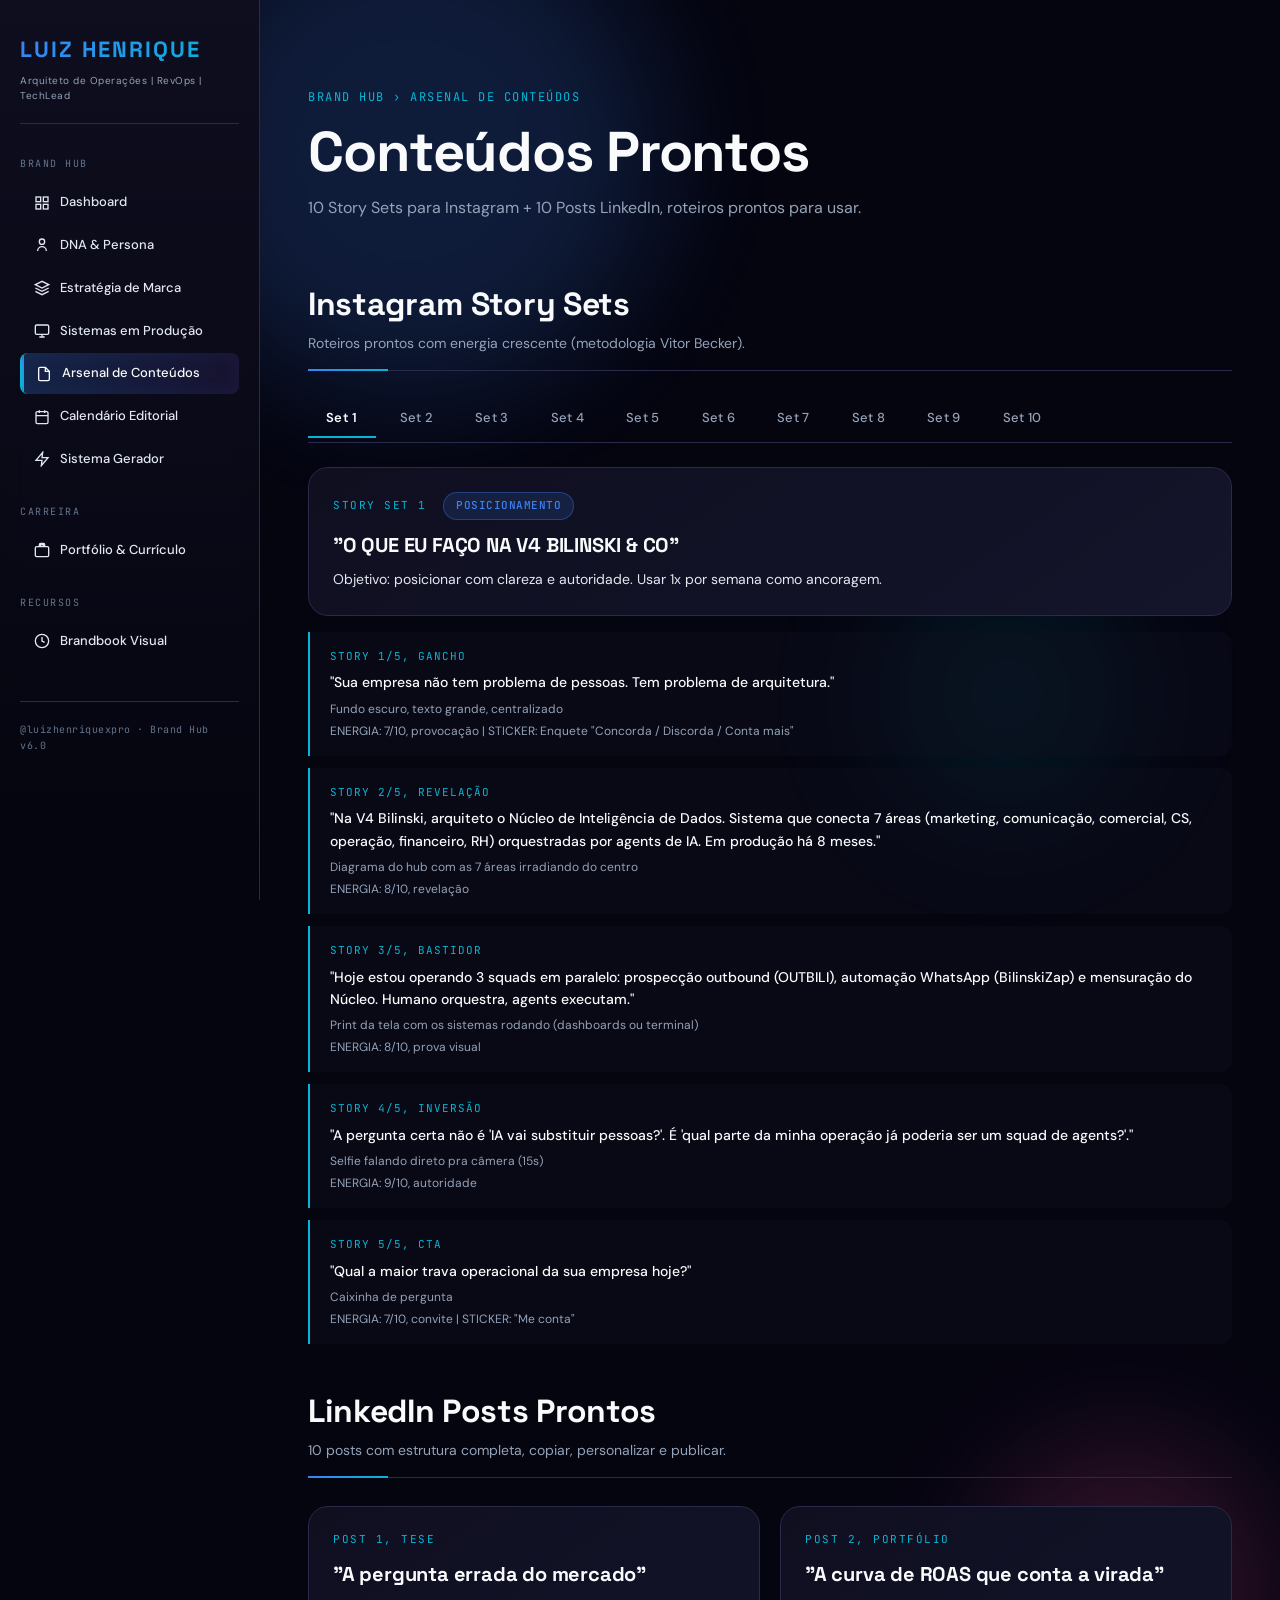
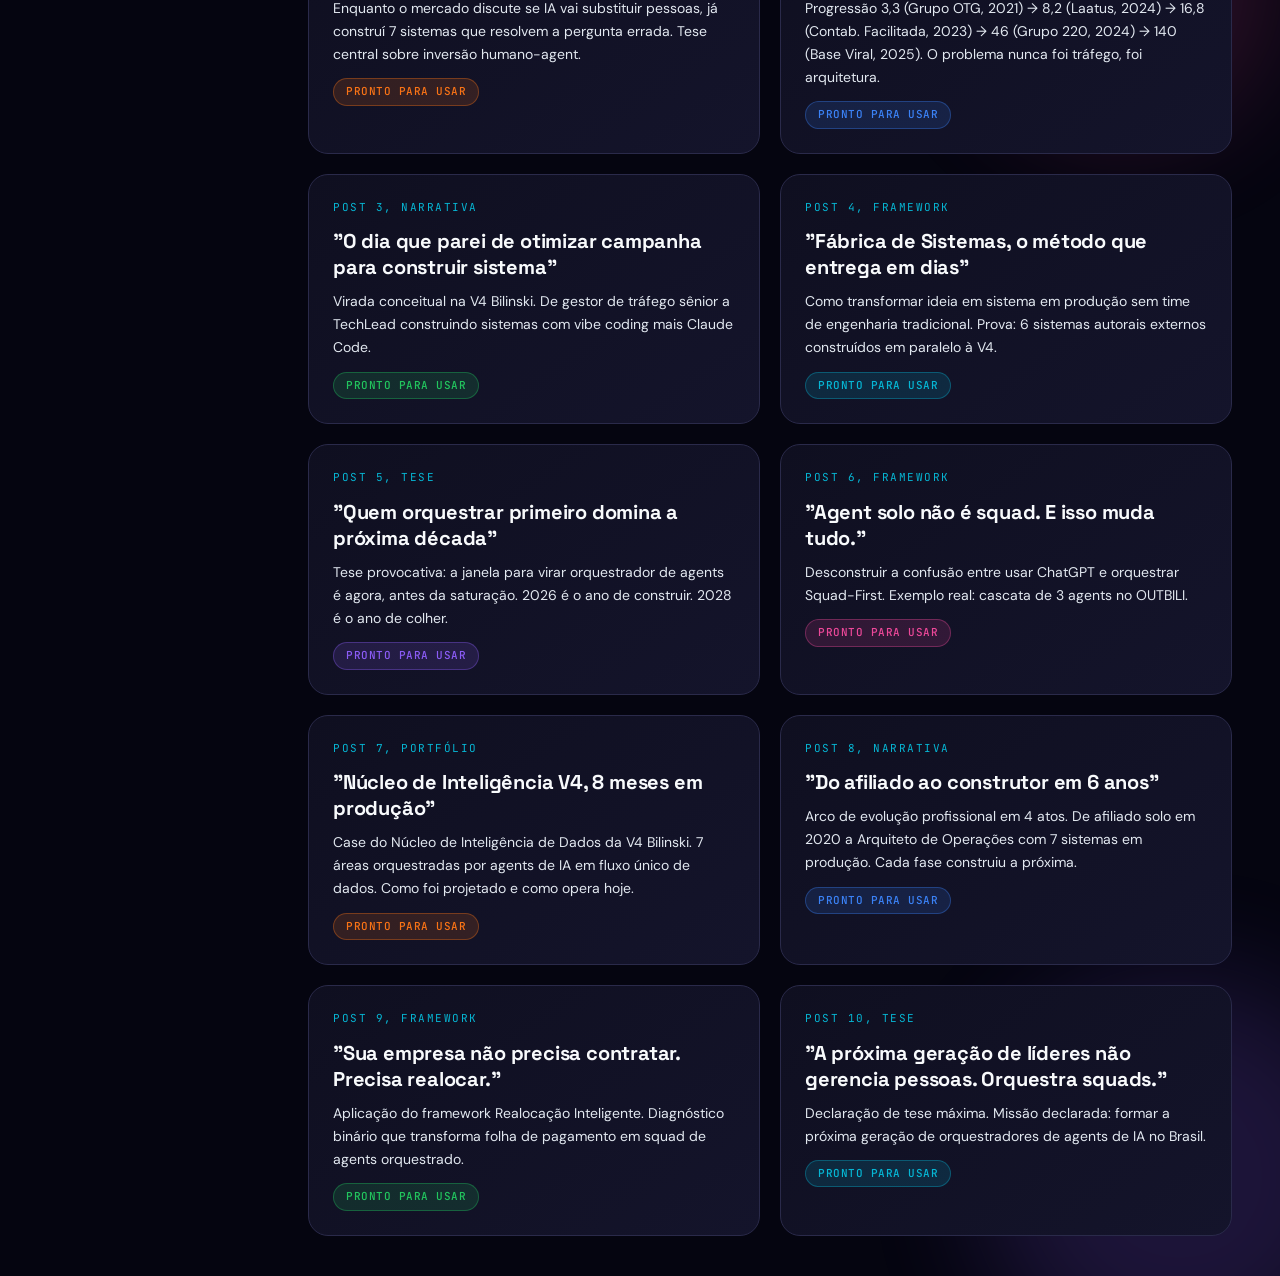
<file: arsenal.html>
<!DOCTYPE html>
<html lang="pt-BR">
<head>
  <meta charset="UTF-8">
  <meta name="viewport" content="width=device-width, initial-scale=1.0">
  <title>Arsenal de Conteúdos, Brand Hub</title>
  <link rel="stylesheet" href="styles.css?v=6.1.7">
</head>
<body>

<nav class="sidebar">
  <div class="sidebar-logo">
    <h1>LUIZ HENRIQUE</h1>
    <p>Arquiteto de Operações | RevOps | TechLead</p>
  </div>
  <div class="sidebar-nav">
    <div class="sidebar-section-label">BRAND HUB</div>
    <a href="index.html"><svg viewBox="0 0 24 24"><rect x="3" y="3" width="7" height="7"/><rect x="14" y="3" width="7" height="7"/><rect x="3" y="14" width="7" height="7"/><rect x="14" y="14" width="7" height="7"/></svg>Dashboard</a>
    <a href="dna.html"><svg viewBox="0 0 24 24"><circle cx="12" cy="7" r="4"/><path d="M5.5 21a6.5 6.5 0 0113 0"/></svg>DNA & Persona</a>
    <a href="estrategia.html"><svg viewBox="0 0 24 24"><path d="M12 2L2 7l10 5 10-5-10-5z"/><path d="M2 17l10 5 10-5"/><path d="M2 12l10 5 10-5"/></svg>Estratégia de Marca</a>
    <a href="sistemas.html"><svg viewBox="0 0 24 24"><rect x="2" y="3" width="20" height="14" rx="2"/><line x1="8" y1="21" x2="16" y2="21"/><line x1="12" y1="17" x2="12" y2="21"/></svg>Sistemas em Produção</a>
    <a href="arsenal.html" class="active"><svg viewBox="0 0 24 24"><path d="M14 2H6a2 2 0 00-2 2v16a2 2 0 002 2h12a2 2 0 002-2V8z"/><polyline points="14 2 14 8 20 8"/></svg>Arsenal de Conteúdos</a>
    <a href="calendario.html"><svg viewBox="0 0 24 24"><rect x="3" y="4" width="18" height="18" rx="2"/><line x1="16" y1="2" x2="16" y2="6"/><line x1="8" y1="2" x2="8" y2="6"/><line x1="3" y1="10" x2="21" y2="10"/></svg>Calendário Editorial</a>
    <a href="gerador.html"><svg viewBox="0 0 24 24"><polygon points="13 2 3 14 12 14 11 22 21 10 12 10 13 2"/></svg>Sistema Gerador</a>
    <div class="sidebar-section-label">CARREIRA</div>
    <a href="portfolio.html"><svg viewBox="0 0 24 24"><path d="M20 7h-4V4a2 2 0 00-2-2h-4a2 2 0 00-2 2v3H4a2 2 0 00-2 2v11a2 2 0 002 2h16a2 2 0 002-2V9a2 2 0 00-2-2zM10 4h4v3h-4V4z"/></svg>Portfólio & Currículo</a>
    <div class="sidebar-section-label">RECURSOS</div>
    <a href="brandbook.html" target="_blank"><svg viewBox="0 0 24 24"><path d="M12 2a10 10 0 100 20 10 10 0 000-20z"/><path d="M12 6v6l4 2"/></svg>Brandbook Visual</a>
  </div>
  <div class="sidebar-footer">@luizhenriquexpro &middot; Brand Hub v6.0</div>
</nav>

<div class="main">
  <div class="hero-orbs" aria-hidden="true">
    <div class="hero-glow hero-glow-1"></div>
    <div class="hero-glow hero-glow-2"></div>
    <div class="hero-glow hero-glow-3"></div>
    <div class="hero-grid"></div>
    <div class="hero-scan"></div>
  </div>
  <div class="page-header">
    <div class="breadcrumb">BRAND HUB &rsaquo; ARSENAL DE CONTEÚDOS</div>
    <h1>Conteúdos Prontos</h1>
    <p class="subtitle">10 Story Sets para Instagram + 10 Posts LinkedIn, roteiros prontos para usar.</p>
  </div>

  <div class="content">

    <!-- STORY SETS -->
    <div class="section-divider" style="margin-top:0;">
      <h2>Instagram Story Sets</h2>
      <p>Roteiros prontos com energia crescente (metodologia Vitor Becker).</p>
    </div>

    <div class="tabs">
      <button class="tab active" onclick="showStoryTab('ss1')">Set 1</button>
      <button class="tab" onclick="showStoryTab('ss2')">Set 2</button>
      <button class="tab" onclick="showStoryTab('ss3')">Set 3</button>
      <button class="tab" onclick="showStoryTab('ss4')">Set 4</button>
      <button class="tab" onclick="showStoryTab('ss5')">Set 5</button>
      <button class="tab" onclick="showStoryTab('ss6')">Set 6</button>
      <button class="tab" onclick="showStoryTab('ss7')">Set 7</button>
      <button class="tab" onclick="showStoryTab('ss8')">Set 8</button>
      <button class="tab" onclick="showStoryTab('ss9')">Set 9</button>
      <button class="tab" onclick="showStoryTab('ss10')">Set 10</button>
    </div>

    <!-- SET 1 -->
    <div id="ss1" class="tab-content active">
      <div class="card" style="margin-bottom:16px;">
        <div class="card-label">STORY SET 1 <span class="badge badge-blue" style="margin-left:8px;">POSICIONAMENTO</span></div>
        <h3>"O QUE EU FAÇO NA V4 BILINSKI &amp; CO"</h3>
        <p>Objetivo: posicionar com clareza e autoridade. Usar 1x por semana como ancoragem.</p>
      </div>
      <div class="story-block">
        <div class="story-num">STORY 1/5, GANCHO</div>
        <div class="story-text">"Sua empresa não tem problema de pessoas. Tem problema de arquitetura."</div>
        <div class="story-visual">Fundo escuro, texto grande, centralizado</div>
        <div class="story-energy">ENERGIA: 7/10, provocação | STICKER: Enquete "Concorda / Discorda / Conta mais"</div>
      </div>
      <div class="story-block">
        <div class="story-num">STORY 2/5, REVELAÇÃO</div>
        <div class="story-text">"Na V4 Bilinski, arquiteto o Núcleo de Inteligência de Dados. Sistema que conecta 7 áreas (marketing, comunicação, comercial, CS, operação, financeiro, RH) orquestradas por agents de IA. Em produção há 8 meses."</div>
        <div class="story-visual">Diagrama do hub com as 7 áreas irradiando do centro</div>
        <div class="story-energy">ENERGIA: 8/10, revelação</div>
      </div>
      <div class="story-block">
        <div class="story-num">STORY 3/5, BASTIDOR</div>
        <div class="story-text">"Hoje estou operando 3 squads em paralelo: prospecção outbound (OUTBILI), automação WhatsApp (BilinskiZap) e mensuração do Núcleo. Humano orquestra, agents executam."</div>
        <div class="story-visual">Print da tela com os sistemas rodando (dashboards ou terminal)</div>
        <div class="story-energy">ENERGIA: 8/10, prova visual</div>
      </div>
      <div class="story-block">
        <div class="story-num">STORY 4/5, INVERSÃO</div>
        <div class="story-text">"A pergunta certa não é 'IA vai substituir pessoas?'. É 'qual parte da minha operação já poderia ser um squad de agents?'."</div>
        <div class="story-visual">Selfie falando direto pra câmera (15s)</div>
        <div class="story-energy">ENERGIA: 9/10, autoridade</div>
      </div>
      <div class="story-block">
        <div class="story-num">STORY 5/5, CTA</div>
        <div class="story-text">"Qual a maior trava operacional da sua empresa hoje?"</div>
        <div class="story-visual">Caixinha de pergunta</div>
        <div class="story-energy">ENERGIA: 7/10, convite | STICKER: "Me conta"</div>
      </div>
    </div>

    <!-- SET 2 -->
    <div id="ss2" class="tab-content">
      <div class="card" style="margin-bottom:16px;">
        <div class="card-label">STORY SET 2 <span class="badge badge-cyan" style="margin-left:8px;">BASTIDORES</span></div>
        <h3>"BASTIDORES DA FÁBRICA DE SISTEMAS"</h3>
        <p>Objetivo: humanizar mostrando construção real. Usar 2 a 3x por semana (pilar Portfólio).</p>
      </div>
      <div class="story-block">
        <div class="story-num">STORY 1/4, SETUP</div>
        <div class="story-text">"08h47. Começando o dia na Fábrica de Sistemas."</div>
        <div class="story-visual">Foto do setup (notebook, café, tela com Claude Code aberto). Música lo-fi.</div>
        <div class="story-energy">ENERGIA: 5/10, rotina de construtor</div>
      </div>
      <div class="story-block">
        <div class="story-num">STORY 2/4, FOCO</div>
        <div class="story-text">"Hoje: adicionando um agent de qualificação extra no squad do OUTBILI. Decisor confirmado via CNPJa, WhatsApp validado via Assertiva."</div>
        <div class="story-visual">Print do Cloudflare Workers com a cascata de APIs</div>
        <div class="story-energy">ENERGIA: 7/10, foco técnico</div>
      </div>
      <div class="story-block">
        <div class="story-num">STORY 3/4, DECISÃO</div>
        <div class="story-text">"Decisão de arquitetura: gate de decisor é bloqueante ou não bloqueante? Se bloqueante, perdemos leads. Se não, contaminamos pipeline. Escolhi não-bloqueante com flag de qualidade."</div>
        <div class="story-visual">Selfie falando (15s) ou diagrama da decisão</div>
        <div class="story-energy">ENERGIA: 8/10, raciocínio</div>
      </div>
      <div class="story-block">
        <div class="story-num">STORY 4/4, FRASE-ÂNCORA</div>
        <div class="story-text">"Construir sistema em dias, não meses. O resto é projeto, não é fábrica."</div>
        <div class="story-visual">Texto sobre foto do setup de trabalho</div>
        <div class="story-energy">ENERGIA: 9/10, declaração | STICKER: Enquete "Sua empresa constrói em dias ou em trimestres?"</div>
      </div>
    </div>

    <!-- SET 3 -->
    <div id="ss3" class="tab-content">
      <div class="card" style="margin-bottom:16px;">
        <div class="card-label">STORY SET 3 <span class="badge badge-green" style="margin-left:8px;">FRAMEWORK</span></div>
        <h3>"REALOCAÇÃO INTELIGENTE EXPLICADA"</h3>
        <p>Objetivo: educar sobre o framework diagnóstico. 1x a cada 2 semanas (pilar Ensino).</p>
      </div>
      <div class="story-block">
        <div class="story-num">STORY 1/6, GANCHO</div>
        <div class="story-text">"Sua folha de pagamento carrega pessoas fazendo tarefas que não exigem julgamento humano."</div>
        <div class="story-energy">ENERGIA: 8/10, provocação</div>
      </div>
      <div class="story-block">
        <div class="story-num">STORY 2/6, FRAMEWORK</div>
        <div class="story-text">"Realocação Inteligente: identifica trabalho repetitivo e move para squad de agents. Julgamento fica humano, padrão migra para agent."</div>
        <div class="story-energy">ENERGIA: 6/10, educativo</div>
      </div>
      <div class="story-block">
        <div class="story-num">STORY 3/6, AUDITORIA</div>
        <div class="story-text">"Primeiro passo: auditar tempo por função. Quanto é decisão estratégica, quanto é execução repetitiva? Quase sempre a resposta choca."</div>
        <div class="story-energy">ENERGIA: 7/10, método</div>
      </div>
      <div class="story-block">
        <div class="story-num">STORY 4/6, CLASSIFICAÇÃO</div>
        <div class="story-text">"Classificação binária: o que exige julgamento continua humano. O que é padrão migra para agent. Sem meio-termo, sem 'talvez'."</div>
        <div class="story-energy">ENERGIA: 8/10, decisão</div>
      </div>
      <div class="story-block">
        <div class="story-num">STORY 5/6, RESULTADO</div>
        <div class="story-text">"Time libera 40% a 70% do tempo que gastava em execução. Esse tempo volta para o que realmente move o negócio: estratégia, criatividade, relacionamento."</div>
        <div class="story-energy">ENERGIA: 9/10, impacto</div>
      </div>
      <div class="story-block">
        <div class="story-num">STORY 6/6, CTA</div>
        <div class="story-text">"Me conta: qual função da sua operação é candidata número 1 para virar squad?"</div>
        <div class="story-energy">ENERGIA: 7/10, convite | STICKER: Caixinha de pergunta</div>
      </div>
    </div>

    <!-- SET 4 -->
    <div id="ss4" class="tab-content">
      <div class="card" style="margin-bottom:16px;">
        <div class="card-label">STORY SET 4 <span class="badge badge-amber" style="margin-left:8px;">NARRATIVA</span></div>
        <h3>"DO AFILIADO AO CONSTRUTOR DE SISTEMAS"</h3>
        <p>Arco em 4 atos. 1x por semana (pilar Narrativa). Sem menção a origem biográfica.</p>
      </div>
      <div class="story-block">
        <div class="story-num">STORY 1/5, ATO 1</div>
        <div class="story-text">"2020. Comecei como afiliado no digital. Venda 1x1, sem time, sem estrutura. Convicção maior que evidência."</div>
        <div class="story-energy">ENERGIA: 6/10, abertura honesta</div>
      </div>
      <div class="story-block">
        <div class="story-num">STORY 2/5, ATO 2</div>
        <div class="story-text">"2021 a 2023. Gestor de lançamentos de 7 e 8 dígitos no Grupo OTG. R$ 5Mi+ em tráfego. ROAS 3,3 em 6 lançamentos paralelos. Aprendi que campanha sem funil é enxugar gelo."</div>
        <div class="story-energy">ENERGIA: 7/10, construção</div>
      </div>
      <div class="story-block">
        <div class="story-num">STORY 3/5, ATO 3</div>
        <div class="story-text">"2023 a 2025. Head e líder em Grupo 220, V4 Nunes, Laatus e Base Viral. ROAS subiu de 16,8 para 140. Aprendi que o problema nunca foi tráfego, foi estrutura operacional."</div>
        <div class="story-energy">ENERGIA: 8/10, virada</div>
      </div>
      <div class="story-block">
        <div class="story-num">STORY 4/5, ATO 4</div>
        <div class="story-text">"2025 a hoje. V4 Bilinski &amp; Co. Arquiteto o Núcleo de Inteligência de Dados (7 áreas, 8 meses em produção) e construí 6 sistemas autorais externos: OUTBILI, BilinskiZap, Keyra, Social Media AI, Carousel AI, InsightMeet AI."</div>
        <div class="story-energy">ENERGIA: 9/10, consolidação</div>
      </div>
      <div class="story-block">
        <div class="story-num">STORY 5/5, FRASE-ÂNCORA</div>
        <div class="story-text">"Humanos orquestram. Agents executam. Essa é a próxima arquitetura operacional. Cada sistema em produção é uma resposta."</div>
        <div class="story-energy">ENERGIA: 10/10, tese central | STICKER: Enquete "Você está nesse ciclo?"</div>
      </div>
    </div>

    <!-- SET 5 -->
    <div id="ss5" class="tab-content">
      <div class="card" style="margin-bottom:16px;">
        <div class="card-label">STORY SET 5 <span class="badge badge-violet" style="margin-left:8px;">PORTFÓLIO</span></div>
        <h3>"UM SISTEMA, UM SQUAD, UM RESULTADO"</h3>
        <p>Mostrar capacidade técnica real via sistemas do portfólio. 2x por semana (pilar Portfólio).</p>
      </div>
      <div class="story-block">
        <div class="story-num">STORY 1/4, CONTEXTO</div>
        <div class="story-text">"Vou mostrar como o OUTBILI virou uma cascata de 3 agents que prospecta B2B sem equipe humana de SDR."</div>
        <div class="story-visual">Print da tela do sistema rodando</div>
        <div class="story-energy">ENERGIA: 7/10, convite técnico</div>
      </div>
      <div class="story-block">
        <div class="story-num">STORY 2/4, SQUAD</div>
        <div class="story-text">"Agent 1 enriquece CNPJ (CNPJa). Agent 2 valida WhatsApp do decisor (Assertiva). Agent 3 aciona campanha (BilinskiZap). Cascata coordenada."</div>
        <div class="story-visual">Diagrama da cascata com as 3 APIs</div>
        <div class="story-energy">ENERGIA: 8/10, arquitetura</div>
      </div>
      <div class="story-block">
        <div class="story-num">STORY 3/4, RESULTADO</div>
        <div class="story-text">"Stack: React 19, TypeScript, Cloudflare Workers, Airtable. Pipeline de 7 estágios com gates obrigatórios. Tudo serverless, zero servidor para manter."</div>
        <div class="story-visual">Print do dashboard ou do repositório</div>
        <div class="story-energy">ENERGIA: 9/10, prova</div>
      </div>
      <div class="story-block">
        <div class="story-num">STORY 4/4, FRASE-ÂNCORA</div>
        <div class="story-text">"Um estrategista com squad de agents entrega o que antes exigia departamento inteiro."</div>
        <div class="story-energy">ENERGIA: 9/10, tese | CTA: "Comenta SQUAD para receber o playbook"</div>
      </div>
    </div>

    <!-- SETS 6 a 10 PLACEHOLDER -->
    <div id="ss6" class="tab-content">
      <div class="card">
        <div class="card-label">STORY SET 6 <span class="badge badge-red" style="margin-left:8px;">NARRATIVA</span></div>
        <h3>"POR QUE FORMAR ORQUESTRADORES"</h3>
        <p>Conectar missão (formar a próxima geração de orquestradores de agents no Brasil) com decisões de hoje. 1x a cada 2 semanas (pilar Narrativa).</p>
      </div>
    </div>
    <div id="ss7" class="tab-content">
      <div class="card">
        <div class="card-label">STORY SET 7 <span class="badge badge-blue" style="margin-left:8px;">DIDÁTICO</span></div>
        <h3>"AGENT SOLO VS SQUAD DE AGENTS"</h3>
        <p>Desconstruir a confusão entre usar ChatGPT sozinho e orquestrar squad de agents especializados. Quinzenal (pilar Ensino).</p>
      </div>
    </div>
    <div id="ss8" class="tab-content">
      <div class="card">
        <div class="card-label">STORY SET 8 <span class="badge badge-cyan" style="margin-left:8px;">PORTFÓLIO</span></div>
        <h3>"NÚCLEO V4 AO VIVO"</h3>
        <p>Prints reais de dashboards do Núcleo de Inteligência de Dados com explicação do que cada métrica representa. Semanal (pilar Portfólio).</p>
      </div>
    </div>
    <div id="ss9" class="tab-content">
      <div class="card">
        <div class="card-label">STORY SET 9 <span class="badge badge-green" style="margin-left:8px;">ENSINO</span></div>
        <h3>"COMO DIAGNOSTICAR TRAVA OPERACIONAL"</h3>
        <p>Aplicação prática do framework Realocação Inteligente para identificar onde a operação está travada. 1x a cada 2 semanas (pilar Ensino).</p>
      </div>
    </div>
    <div id="ss10" class="tab-content">
      <div class="card">
        <div class="card-label">STORY SET 10 <span class="badge badge-amber" style="margin-left:8px;">TESE</span></div>
        <h3>"A PRÓXIMA ARQUITETURA OPERACIONAL"</h3>
        <p>Visão de 2026 a 2028. Tese provocativa sobre orquestração de squads substituindo estrutura departamental tradicional. 1x por mês (pilar Tese).</p>
      </div>
    </div>

    <!-- LINKEDIN POSTS -->
    <div class="section-divider" style="margin-top:48px;">
      <h2>LinkedIn Posts Prontos</h2>
      <p>10 posts com estrutura completa, copiar, personalizar e publicar.</p>
    </div>

    <div class="grid-2">
      <div class="card">
        <div class="card-label">POST 1, TESE</div>
        <h3>"A pergunta errada do mercado"</h3>
        <p style="margin-top:8px;">Enquanto o mercado discute se IA vai substituir pessoas, já construí 7 sistemas que resolvem a pergunta errada. Tese central sobre inversão humano-agent.</p>
        <span class="badge badge-amber" style="margin-top:12px;">PRONTO PARA USAR</span>
      </div>
      <div class="card">
        <div class="card-label">POST 2, PORTFÓLIO</div>
        <h3>"A curva de ROAS que conta a virada"</h3>
        <p style="margin-top:8px;">Progressão 3,3 (Grupo OTG, 2021) → 8,2 (Laatus, 2024) → 16,8 (Contab. Facilitada, 2023) → 46 (Grupo 220, 2024) → 140 (Base Viral, 2025). O problema nunca foi tráfego, foi arquitetura.</p>
        <span class="badge badge-blue" style="margin-top:12px;">PRONTO PARA USAR</span>
      </div>
      <div class="card">
        <div class="card-label">POST 3, NARRATIVA</div>
        <h3>"O dia que parei de otimizar campanha para construir sistema"</h3>
        <p style="margin-top:8px;">Virada conceitual na V4 Bilinski. De gestor de tráfego sênior a TechLead construindo sistemas com vibe coding mais Claude Code.</p>
        <span class="badge badge-green" style="margin-top:12px;">PRONTO PARA USAR</span>
      </div>
      <div class="card">
        <div class="card-label">POST 4, FRAMEWORK</div>
        <h3>"Fábrica de Sistemas, o método que entrega em dias"</h3>
        <p style="margin-top:8px;">Como transformar ideia em sistema em produção sem time de engenharia tradicional. Prova: 6 sistemas autorais externos construídos em paralelo à V4.</p>
        <span class="badge badge-cyan" style="margin-top:12px;">PRONTO PARA USAR</span>
      </div>
      <div class="card">
        <div class="card-label">POST 5, TESE</div>
        <h3>"Quem orquestrar primeiro domina a próxima década"</h3>
        <p style="margin-top:8px;">Tese provocativa: a janela para virar orquestrador de agents é agora, antes da saturação. 2026 é o ano de construir. 2028 é o ano de colher.</p>
        <span class="badge badge-violet" style="margin-top:12px;">PRONTO PARA USAR</span>
      </div>
      <div class="card">
        <div class="card-label">POST 6, FRAMEWORK</div>
        <h3>"Agent solo não é squad. E isso muda tudo."</h3>
        <p style="margin-top:8px;">Desconstruir a confusão entre usar ChatGPT e orquestrar Squad-First. Exemplo real: cascata de 3 agents no OUTBILI.</p>
        <span class="badge badge-red" style="margin-top:12px;">PRONTO PARA USAR</span>
      </div>
      <div class="card">
        <div class="card-label">POST 7, PORTFÓLIO</div>
        <h3>"Núcleo de Inteligência V4, 8 meses em produção"</h3>
        <p style="margin-top:8px;">Case do Núcleo de Inteligência de Dados da V4 Bilinski. 7 áreas orquestradas por agents de IA em fluxo único de dados. Como foi projetado e como opera hoje.</p>
        <span class="badge badge-amber" style="margin-top:12px;">PRONTO PARA USAR</span>
      </div>
      <div class="card">
        <div class="card-label">POST 8, NARRATIVA</div>
        <h3>"Do afiliado ao construtor em 6 anos"</h3>
        <p style="margin-top:8px;">Arco de evolução profissional em 4 atos. De afiliado solo em 2020 a Arquiteto de Operações com 7 sistemas em produção. Cada fase construiu a próxima.</p>
        <span class="badge badge-blue" style="margin-top:12px;">PRONTO PARA USAR</span>
      </div>
      <div class="card">
        <div class="card-label">POST 9, FRAMEWORK</div>
        <h3>"Sua empresa não precisa contratar. Precisa realocar."</h3>
        <p style="margin-top:8px;">Aplicação do framework Realocação Inteligente. Diagnóstico binário que transforma folha de pagamento em squad de agents orquestrado.</p>
        <span class="badge badge-green" style="margin-top:12px;">PRONTO PARA USAR</span>
      </div>
      <div class="card">
        <div class="card-label">POST 10, TESE</div>
        <h3>"A próxima geração de líderes não gerencia pessoas. Orquestra squads."</h3>
        <p style="margin-top:8px;">Declaração de tese máxima. Missão declarada: formar a próxima geração de orquestradores de agents de IA no Brasil.</p>
        <span class="badge badge-cyan" style="margin-top:12px;">PRONTO PARA USAR</span>
      </div>
    </div>

  </div>
</div>

<script>
function showStoryTab(id) {
  document.querySelectorAll('.tab-content').forEach(el => el.classList.remove('active'));
  document.querySelectorAll('.tab').forEach(el => el.classList.remove('active'));
  document.getElementById(id).classList.add('active');
  event.target.classList.add('active');
}
</script>
<script src="animations.js?v=6.1.7"></script>
</body>
</html>
</file>
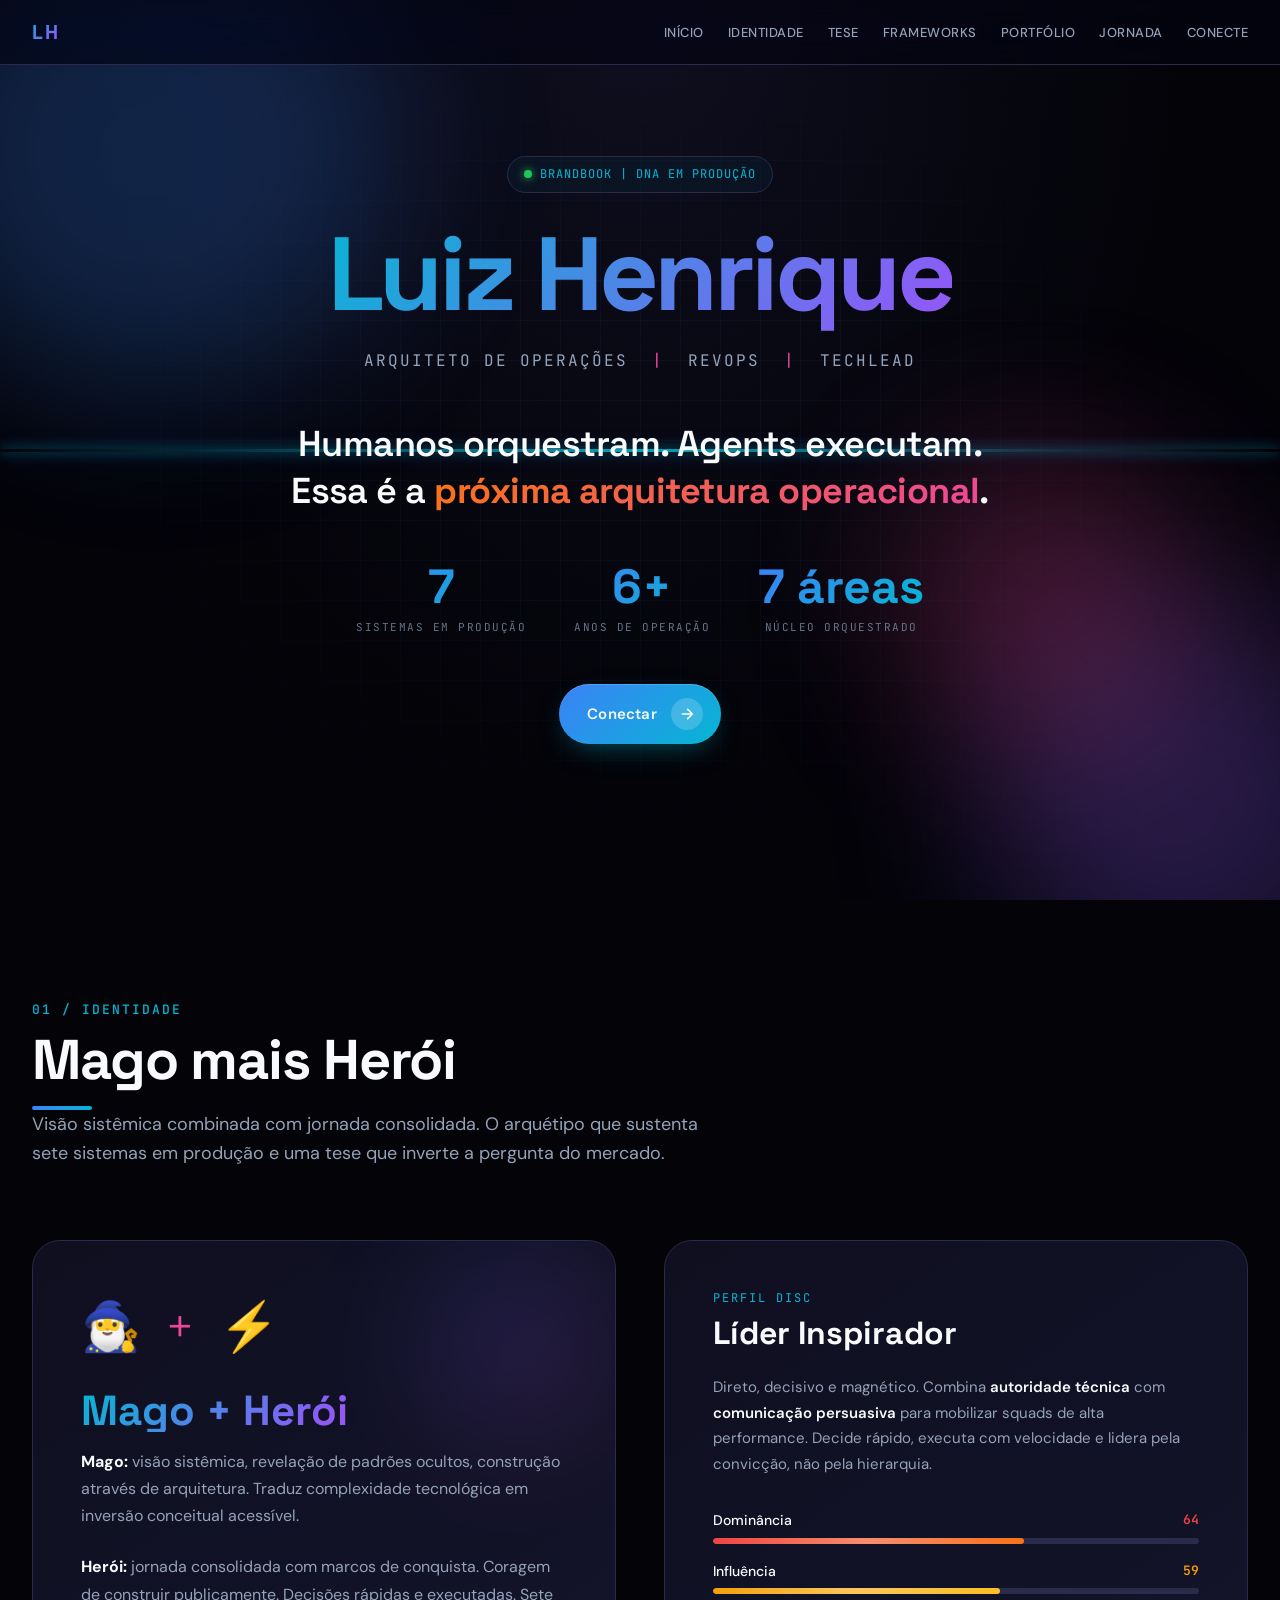
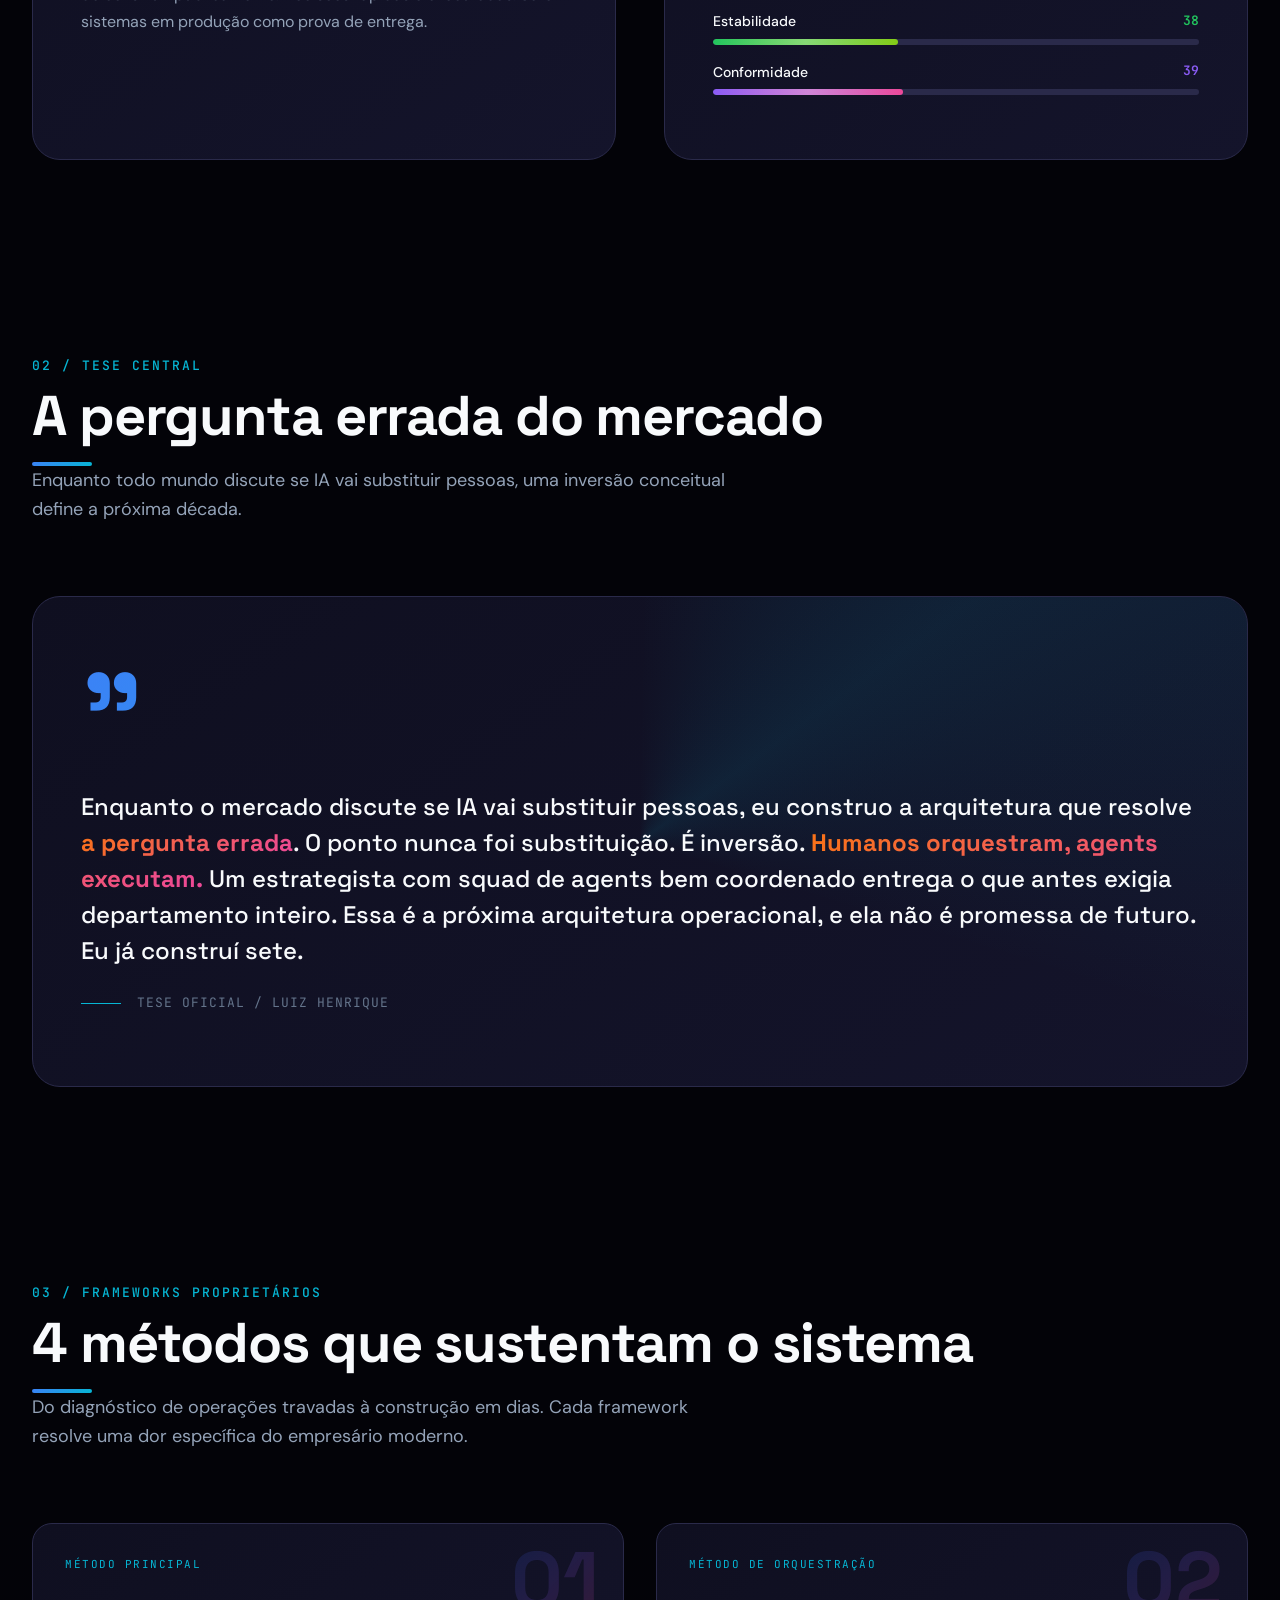
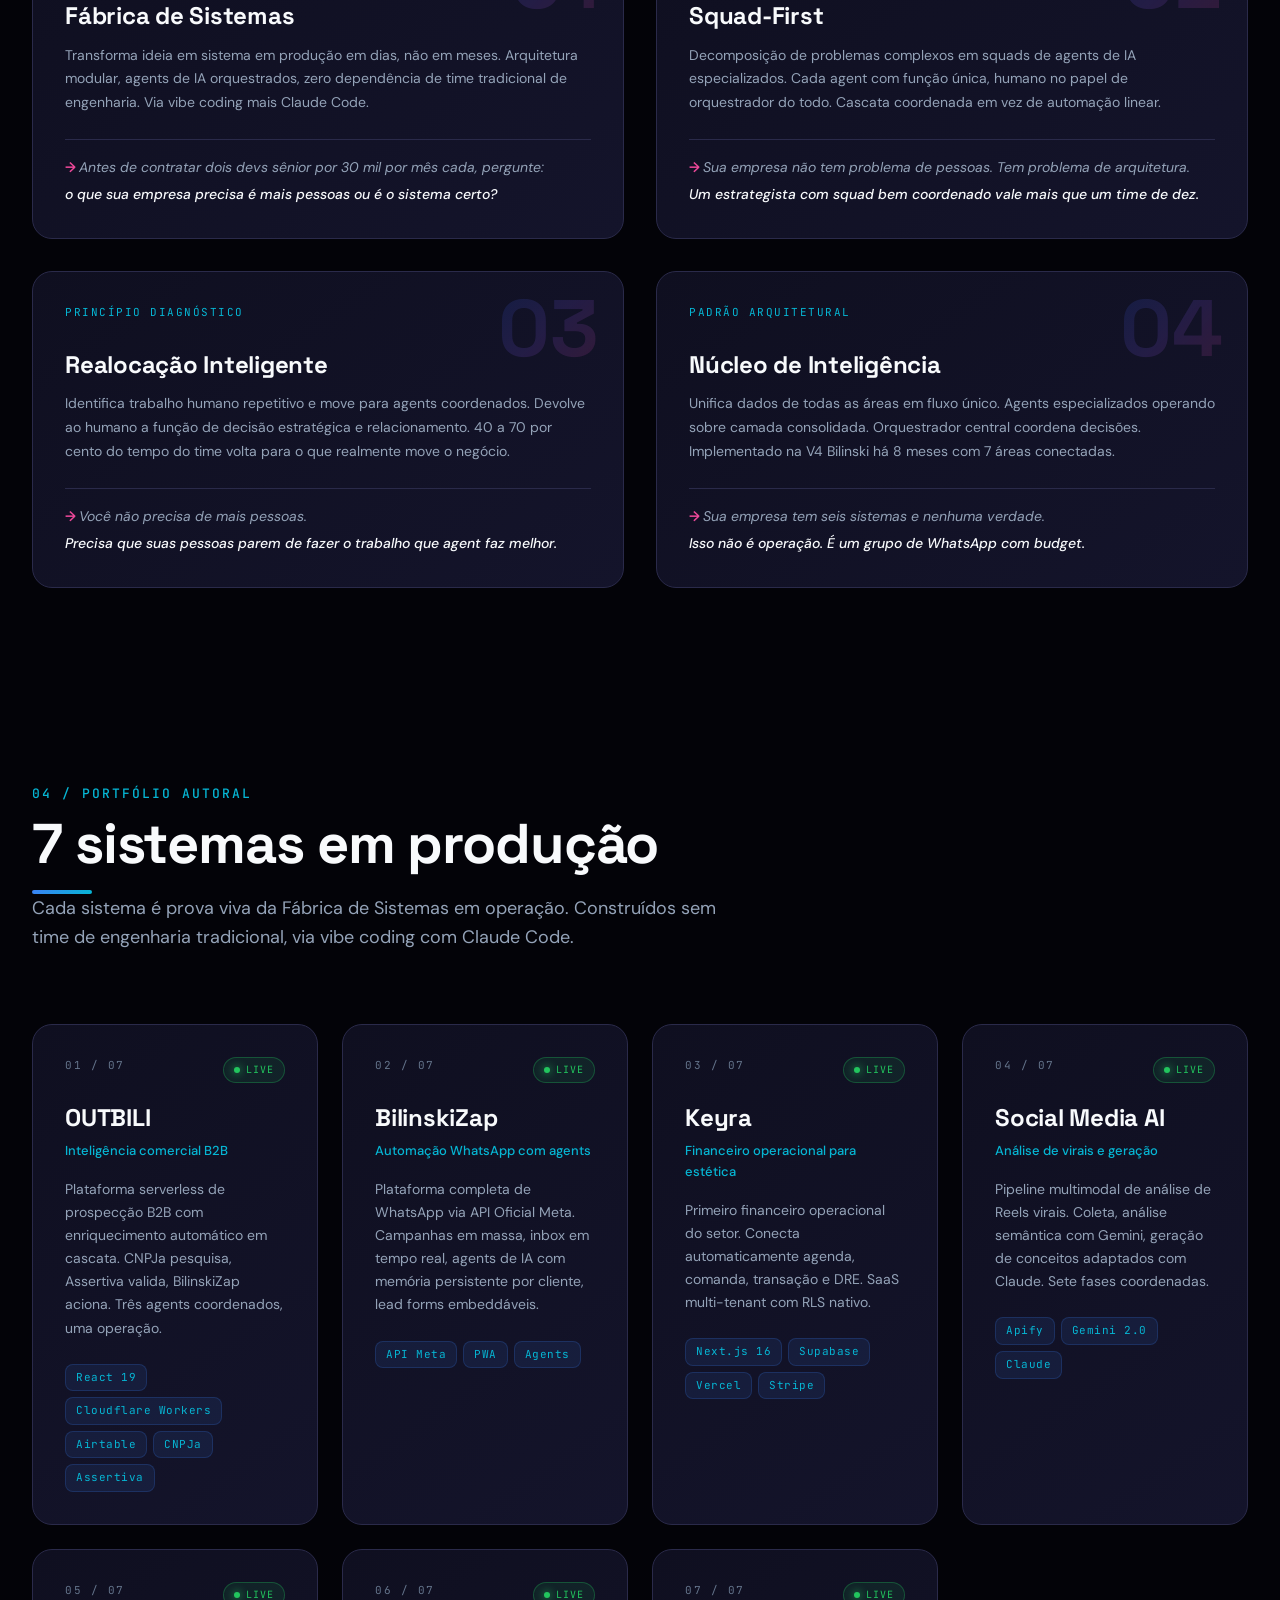
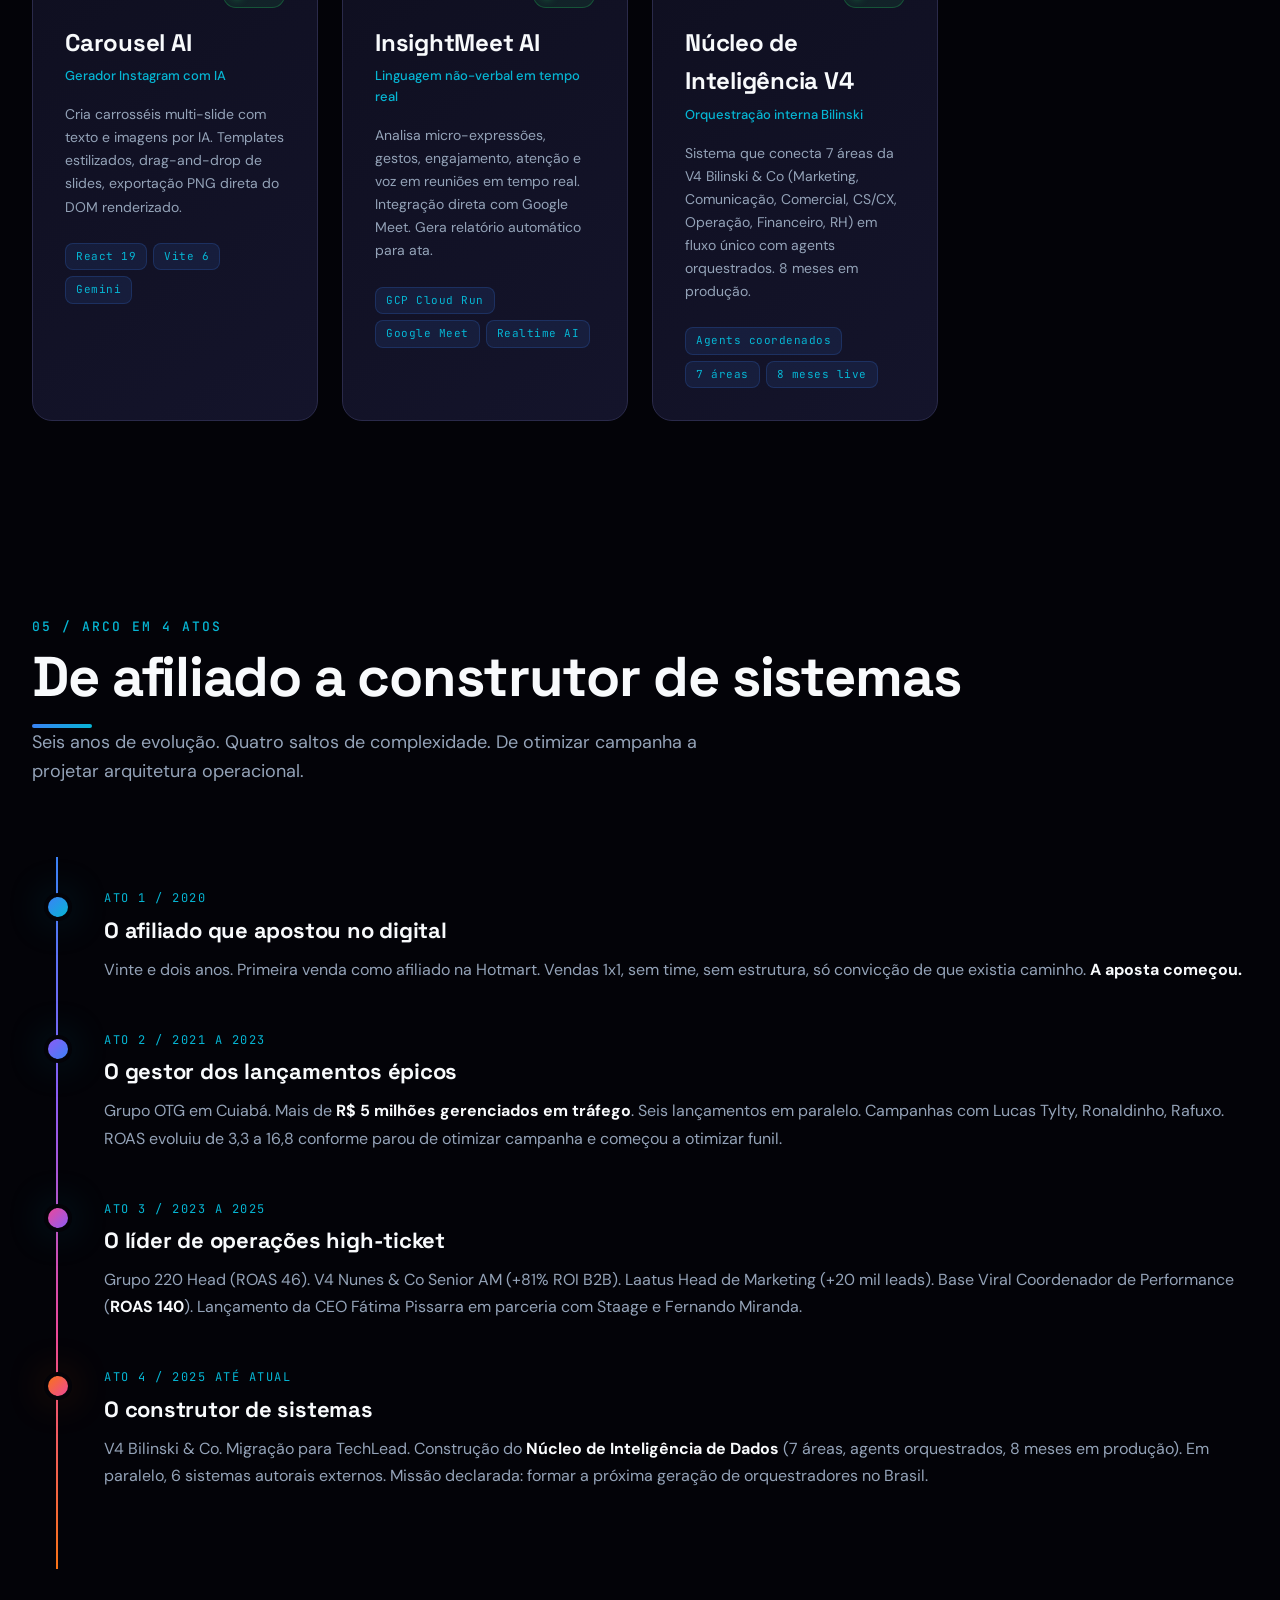
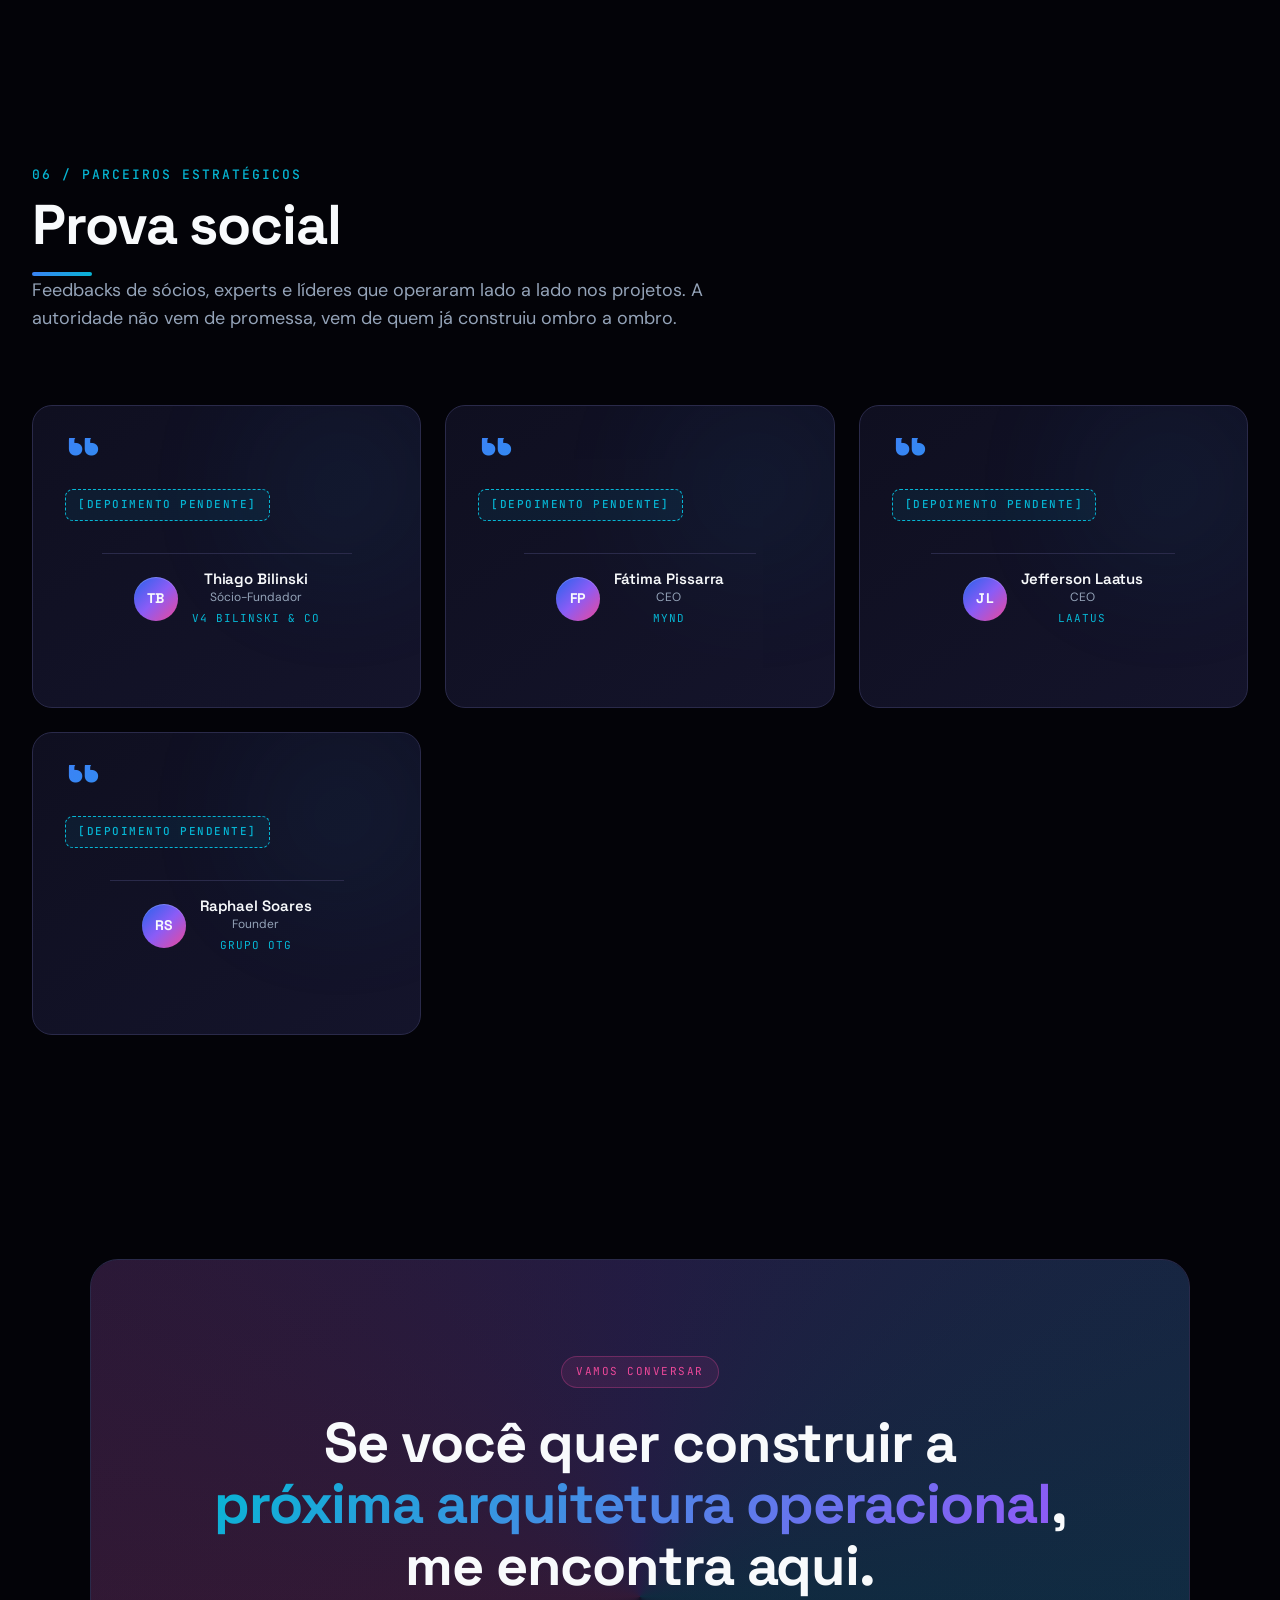
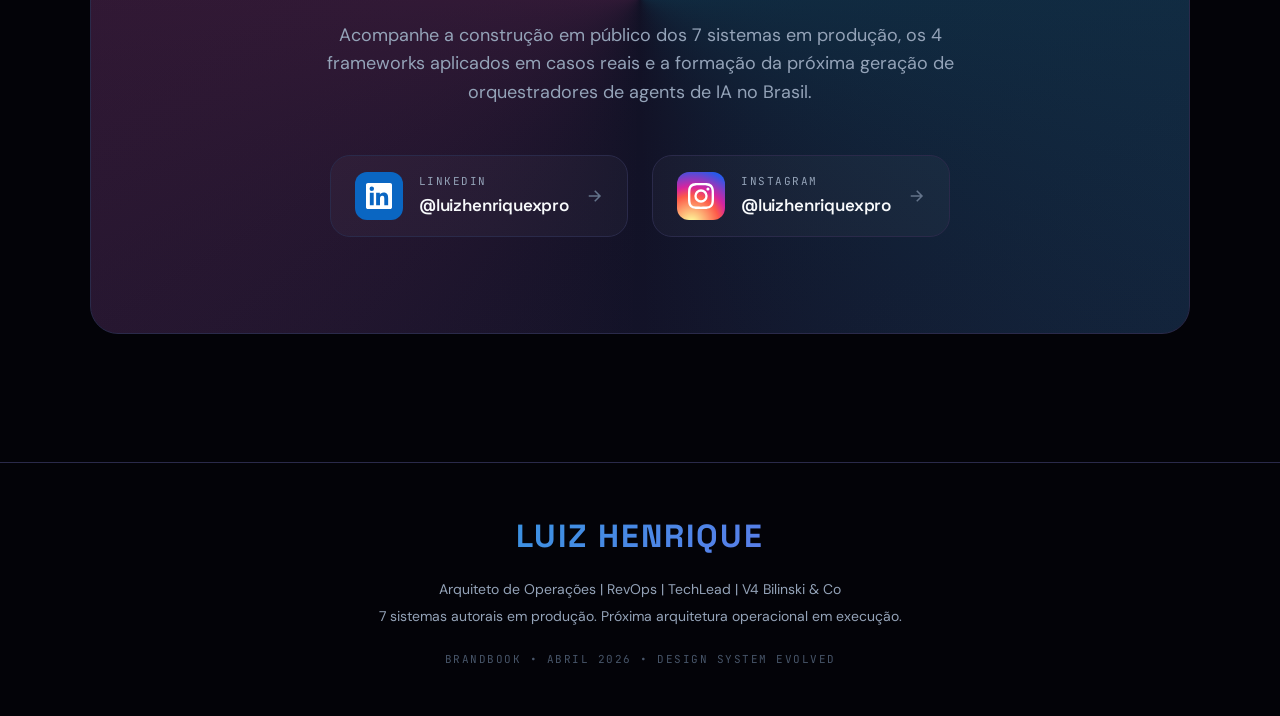
<file: brandbook.html>
<!DOCTYPE html>
<html lang="pt-BR">
<head>
<meta charset="UTF-8">
<meta name="viewport" content="width=device-width, initial-scale=1.0">
<title>Brandbook | Luiz Henrique @luizhenriquexpro | Arquiteto de Operações</title>
<meta name="description" content="DNA de Luiz Henrique Martins da Silva. Arquiteto de Operações | RevOps | TechLead. 7 sistemas autorais em produção.">
<link rel="preconnect" href="https://fonts.googleapis.com">
<link rel="preconnect" href="https://fonts.gstatic.com" crossorigin>
<link href="https://fonts.googleapis.com/css2?family=Space+Grotesk:wght@400;500;600;700&family=DM+Sans:wght@400;500;700&family=JetBrains+Mono:wght@400;500&display=swap" rel="stylesheet">
<style>
/* ═══════════════════════════════════════════════════════════════════
   DESIGN TOKENS v6.0
   ═══════════════════════════════════════════════════════════════════ */
:root {
  /* === BASE DARK === */
  --void: #030308;
  --midnight: #050510;
  --navy-deep: #0A0A1A;
  --navy: #0F0F20;
  --slate: #14142B;
  --slate-light: #1E1E3F;
  --border: #2A2A4A;

  /* === PALETA VIBRANTE v6.0 === */
  --electric-blue: #3B82F6;
  --bright-cyan: #06B6D4;
  --deep-cyan: #0891B2;
  --royal-blue: #2563EB;
  --vivid-purple: #8B5CF6;
  --neon-pink: #EC4899;
  --hot-orange: #F97316;
  --warm-amber: #FB923C;
  --success-green: #22C55E;
  --lime: #84CC16;

  /* === TEXTO === */
  --white: #F8FAFC;
  --gray-100: #F1F5F9;
  --gray-200: #E2E8F0;
  --gray-400: #94A3B8;
  --gray-500: #64748B;
  --gray-600: #475569;

  /* === GRADIENTES VIBRANTES === */
  --gradient-hero: radial-gradient(ellipse at top, #0F0F20 0%, #030308 60%);
  --gradient-primary: linear-gradient(135deg, #3B82F6 0%, #06B6D4 100%);
  --gradient-electric: linear-gradient(135deg, #2563EB 0%, #8B5CF6 50%, #EC4899 100%);
  --gradient-warm: linear-gradient(135deg, #F97316 0%, #EC4899 100%);
  --gradient-success: linear-gradient(135deg, #22C55E 0%, #06B6D4 100%);
  --gradient-card: linear-gradient(145deg, #0F0F20 0%, #14142B 100%);
  --gradient-card-hover: linear-gradient(145deg, #14142B 0%, #1E1E3F 100%);
  --gradient-text: linear-gradient(135deg, #06B6D4 0%, #8B5CF6 50%, #EC4899 100%);
  --gradient-border: linear-gradient(135deg, rgba(59,130,246,0.4) 0%, rgba(139,92,246,0.2) 100%);

  /* === TIPOGRAFIA === */
  --font-display: 'Space Grotesk', sans-serif;
  --font-heading: 'Space Grotesk', sans-serif;
  --font-body: 'DM Sans', sans-serif;
  --font-mono: 'JetBrains Mono', monospace;

  /* === ESPAÇAMENTO PROPORCIONAL (8pt grid) === */
  --space-2xs: 4px;
  --space-xs: 8px;
  --space-sm: 16px;
  --space-md: 24px;
  --space-lg: 32px;
  --space-xl: 48px;
  --space-2xl: 72px;
  --space-3xl: 96px;
  --space-4xl: 128px;
  --space-5xl: 160px;

  /* === SOMBRAS E GLOWS === */
  --shadow-sm: 0 2px 8px rgba(0,0,0,0.2);
  --shadow-md: 0 8px 32px rgba(0,0,0,0.4);
  --shadow-lg: 0 16px 48px rgba(0,0,0,0.6);
  --shadow-xl: 0 24px 64px rgba(0,0,0,0.8);
  --glow-blue: 0 0 40px rgba(59,130,246,0.4);
  --glow-cyan: 0 0 40px rgba(6,182,212,0.4);
  --glow-purple: 0 0 40px rgba(139,92,246,0.4);
  --glow-pink: 0 0 40px rgba(236,72,153,0.4);
  --glow-orange: 0 0 40px rgba(249,115,22,0.4);

  /* === BORDAS === */
  --radius-xs: 4px;
  --radius-sm: 8px;
  --radius-md: 12px;
  --radius-lg: 20px;
  --radius-xl: 28px;
  --radius-full: 9999px;

  /* === TRANSITIONS === */
  --ease: cubic-bezier(0.16, 1, 0.3, 1);
  --ease-snap: cubic-bezier(0.25, 1, 0.5, 1);
  --transition-fast: 200ms var(--ease);
  --transition-base: 400ms var(--ease);
  --transition-slow: 800ms var(--ease);
}

/* ═══════════════════════════════════════════════════════════════════
   RESET + BASE
   ═══════════════════════════════════════════════════════════════════ */
*, *::before, *::after { margin: 0; padding: 0; box-sizing: border-box; }

html {
  scroll-behavior: smooth;
  scroll-padding-top: 80px;
}

body {
  font-family: var(--font-body);
  background: var(--void);
  color: var(--white);
  line-height: 1.6;
  overflow-x: hidden;
  -webkit-font-smoothing: antialiased;
  -moz-osx-font-smoothing: grayscale;
}

::selection {
  background: var(--electric-blue);
  color: var(--white);
}

::-webkit-scrollbar { width: 8px; height: 8px; }
::-webkit-scrollbar-track { background: var(--void); }
::-webkit-scrollbar-thumb {
  background: var(--gradient-primary);
  border-radius: var(--radius-full);
}
::-webkit-scrollbar-thumb:hover { background: var(--gradient-electric); }

/* ═══════════════════════════════════════════════════════════════════
   ANIMAÇÕES GLOBAIS
   ═══════════════════════════════════════════════════════════════════ */
@keyframes fadeInUp {
  from { opacity: 0; transform: translateY(40px); }
  to { opacity: 1; transform: translateY(0); }
}

@keyframes fadeIn {
  from { opacity: 0; }
  to { opacity: 1; }
}

@keyframes pulseGlow {
  0%, 100% { box-shadow: var(--glow-cyan); }
  50% { box-shadow: 0 0 60px rgba(6,182,212,0.6); }
}

@keyframes shimmer {
  0% { background-position: -200% center; }
  100% { background-position: 200% center; }
}

@keyframes float {
  0%, 100% { transform: translateY(0) rotate(0deg); }
  50% { transform: translateY(-20px) rotate(3deg); }
}

@keyframes rotateGradient {
  0% { background-position: 0% 50%; }
  50% { background-position: 100% 50%; }
  100% { background-position: 0% 50%; }
}

@keyframes blink {
  0%, 100% { opacity: 1; }
  50% { opacity: 0.3; }
}

@keyframes scan {
  0% { transform: translateY(-100%); opacity: 0; }
  15% { opacity: 1; }
  85% { opacity: 1; }
  100% { transform: translateY(100vh); opacity: 0; }
}

@keyframes gridMove {
  0% { background-position: 0 0; }
  100% { background-position: 40px 40px; }
}

/* Scroll reveal */
.reveal {
  opacity: 0;
  transform: translateY(40px);
  transition: opacity 800ms var(--ease), transform 800ms var(--ease);
}
.reveal.visible {
  opacity: 1;
  transform: translateY(0);
}

.reveal-left { opacity: 0; transform: translateX(-60px); transition: opacity 900ms var(--ease), transform 900ms var(--ease); }
.reveal-left.visible { opacity: 1; transform: translateX(0); }

.reveal-right { opacity: 0; transform: translateX(60px); transition: opacity 900ms var(--ease), transform 900ms var(--ease); }
.reveal-right.visible { opacity: 1; transform: translateX(0); }

.reveal-scale { opacity: 0; transform: scale(0.9); transition: opacity 800ms var(--ease), transform 800ms var(--ease); }
.reveal-scale.visible { opacity: 1; transform: scale(1); }

.stagger-container > *.reveal { transition-delay: calc(var(--i, 0) * 100ms); }

/* ═══════════════════════════════════════════════════════════════════
   NAV
   ═══════════════════════════════════════════════════════════════════ */
nav {
  position: fixed;
  top: 0;
  left: 0;
  right: 0;
  z-index: 100;
  background: rgba(5, 5, 16, 0.7);
  backdrop-filter: blur(20px) saturate(180%);
  -webkit-backdrop-filter: blur(20px) saturate(180%);
  border-bottom: 1px solid var(--border);
  padding: var(--space-sm) var(--space-lg);
  display: flex;
  align-items: center;
  justify-content: space-between;
  transition: background var(--transition-base);
}

nav .logo {
  font-family: var(--font-display);
  font-size: 20px;
  font-weight: 700;
  letter-spacing: 2px;
  background: var(--gradient-text);
  background-size: 200% auto;
  -webkit-background-clip: text;
  -webkit-text-fill-color: transparent;
  background-clip: text;
  animation: shimmer 4s linear infinite;
}

nav .nav-links {
  display: flex;
  gap: var(--space-md);
  list-style: none;
}

nav .nav-links a {
  color: var(--gray-400);
  text-decoration: none;
  font-size: 13px;
  font-weight: 500;
  letter-spacing: 0.5px;
  text-transform: uppercase;
  transition: color var(--transition-fast);
  position: relative;
}

nav .nav-links a::after {
  content: '';
  position: absolute;
  bottom: -4px;
  left: 0;
  right: 0;
  height: 2px;
  background: var(--gradient-primary);
  transform: scaleX(0);
  transform-origin: left;
  transition: transform var(--transition-base);
}

nav .nav-links a:hover {
  color: var(--white);
}
nav .nav-links a:hover::after {
  transform: scaleX(1);
}

/* ═══════════════════════════════════════════════════════════════════
   SECTIONS BASE
   ═══════════════════════════════════════════════════════════════════ */
section {
  padding: var(--space-3xl) var(--space-lg);
  max-width: 1280px;
  margin: 0 auto;
  position: relative;
}

.section-header {
  margin-bottom: var(--space-2xl);
}

.section-number {
  font-family: var(--font-mono);
  font-size: 13px;
  font-weight: 500;
  color: var(--bright-cyan);
  letter-spacing: 2px;
  margin-bottom: var(--space-xs);
  display: inline-block;
}

.section-title {
  font-family: var(--font-display);
  font-size: clamp(2rem, 5vw, 3.5rem);
  font-weight: 700;
  line-height: 1.1;
  letter-spacing: -0.02em;
  margin-bottom: var(--space-sm);
  color: var(--white);
}

.section-subtitle {
  font-size: clamp(1rem, 1.5vw, 1.125rem);
  color: var(--gray-400);
  max-width: 700px;
  line-height: 1.6;
}

.divider {
  width: 60px;
  height: 4px;
  background: var(--gradient-primary);
  border-radius: var(--radius-full);
  margin-top: var(--space-sm);
}

/* ═══════════════════════════════════════════════════════════════════
   HERO
   ═══════════════════════════════════════════════════════════════════ */
#hero {
  min-height: 100vh;
  max-width: 100%;
  display: flex;
  align-items: center;
  justify-content: center;
  position: relative;
  overflow: hidden;
  padding: var(--space-3xl) var(--space-lg);
  background: var(--gradient-hero);
}

/* Grid de fundo animado */
.hero-grid {
  position: absolute;
  inset: 0;
  background-image:
    linear-gradient(rgba(59,130,246,0.05) 1px, transparent 1px),
    linear-gradient(90deg, rgba(59,130,246,0.05) 1px, transparent 1px);
  background-size: 40px 40px;
  animation: gridMove 20s linear infinite;
  mask-image: radial-gradient(ellipse at center, black 30%, transparent 70%);
  -webkit-mask-image: radial-gradient(ellipse at center, black 30%, transparent 70%);
}

/* Linha de scan */
.hero-scan {
  position: absolute;
  left: 0;
  right: 0;
  height: 3px;
  background: linear-gradient(90deg,
    transparent 0%,
    rgba(6,182,212,0.2) 15%,
    var(--bright-cyan) 50%,
    rgba(6,182,212,0.2) 85%,
    transparent 100%);
  opacity: 0.9;
  box-shadow:
    0 0 12px rgba(6,182,212,0.7),
    0 0 24px rgba(59,130,246,0.4);
  filter: blur(0.4px);
  animation: scan 10s ease-in-out infinite;
  pointer-events: none;
  will-change: transform;
}

/* Glows flutuantes */
.hero-glow {
  position: absolute;
  border-radius: 50%;
  filter: blur(80px);
  opacity: 0.25;
  pointer-events: none;
}
.hero-glow-1 {
  width: 500px;
  height: 500px;
  background: var(--electric-blue);
  top: -100px;
  left: -100px;
  animation: float 10s ease-in-out infinite;
}
.hero-glow-2 {
  width: 400px;
  height: 400px;
  background: var(--vivid-purple);
  bottom: -100px;
  right: -100px;
  animation: float 12s ease-in-out infinite reverse;
}
.hero-glow-3 {
  width: 300px;
  height: 300px;
  background: var(--neon-pink);
  top: 50%;
  left: 70%;
  animation: float 14s ease-in-out infinite;
}

.hero-content {
  position: relative;
  z-index: 2;
  text-align: center;
  max-width: 1000px;
  animation: fadeInUp 1.2s var(--ease) both;
}

.hero-badge {
  display: inline-flex;
  align-items: center;
  gap: var(--space-xs);
  padding: 8px 16px;
  border: 1px solid var(--border);
  border-radius: var(--radius-full);
  background: rgba(6,182,212,0.05);
  font-family: var(--font-mono);
  font-size: 12px;
  letter-spacing: 1px;
  color: var(--bright-cyan);
  margin-bottom: var(--space-lg);
  backdrop-filter: blur(10px);
}

.hero-badge::before {
  content: '';
  width: 8px;
  height: 8px;
  border-radius: 50%;
  background: var(--success-green);
  box-shadow: 0 0 8px var(--success-green);
  animation: blink 2s ease-in-out infinite;
}

.hero-name {
  font-family: var(--font-display);
  font-size: clamp(3rem, 10vw, 6.5rem);
  font-weight: 700;
  letter-spacing: -0.04em;
  line-height: 0.95;
  margin-bottom: var(--space-md);
}

.hero-name .gradient {
  background: var(--gradient-text);
  background-size: 200% auto;
  -webkit-background-clip: text;
  -webkit-text-fill-color: transparent;
  background-clip: text;
  animation: shimmer 5s linear infinite;
}

.hero-role {
  font-family: var(--font-mono);
  font-size: clamp(0.875rem, 1.5vw, 1rem);
  color: var(--gray-400);
  letter-spacing: 2px;
  margin-bottom: var(--space-xl);
  text-transform: uppercase;
}

.hero-role .sep {
  color: var(--neon-pink);
  margin: 0 12px;
}

.hero-thesis {
  font-family: var(--font-display);
  font-size: clamp(1.5rem, 3.2vw, 2.25rem);
  font-weight: 600;
  line-height: 1.3;
  letter-spacing: -0.015em;
  color: var(--white);
  max-width: 900px;
  margin: 0 auto var(--space-xl);
  text-wrap: balance;
}

.hero-thesis .highlight {
  font-weight: 700;
  background: var(--gradient-warm);
  -webkit-background-clip: text;
  -webkit-text-fill-color: transparent;
  background-clip: text;
  font-weight: 700;
}

.hero-stats {
  display: flex;
  gap: var(--space-xl);
  justify-content: center;
  flex-wrap: wrap;
  margin-bottom: var(--space-xl);
}

.hero-stat {
  text-align: center;
}

.hero-stat-value {
  font-family: var(--font-display);
  font-size: clamp(2rem, 4vw, 3rem);
  font-weight: 700;
  background: var(--gradient-primary);
  -webkit-background-clip: text;
  -webkit-text-fill-color: transparent;
  background-clip: text;
  line-height: 1;
}

.hero-stat-label {
  font-family: var(--font-mono);
  font-size: 11px;
  color: var(--gray-500);
  letter-spacing: 1.5px;
  text-transform: uppercase;
  margin-top: 8px;
}

.hero-cta {
  display: inline-flex;
  align-items: center;
  gap: 14px;
  padding: 14px 18px 14px 28px;
  background: var(--gradient-primary);
  color: var(--white);
  text-decoration: none;
  font-weight: 600;
  font-size: 15px;
  letter-spacing: 0.2px;
  line-height: 1;
  border-radius: var(--radius-full);
  transition: transform var(--transition-base), box-shadow var(--transition-base);
  box-shadow: 0 10px 30px -12px rgba(6,182,212,0.55), inset 0 1px 0 rgba(255,255,255,0.18);
  position: relative;
  overflow: hidden;
  cursor: pointer;
  isolation: isolate;
}

.hero-cta::before {
  content: '';
  position: absolute;
  inset: 0;
  background: var(--gradient-electric);
  opacity: 0;
  transition: opacity var(--transition-base);
  z-index: -1;
}

.hero-cta:hover {
  transform: translateY(-2px);
  box-shadow: 0 16px 36px -12px rgba(139,92,246,0.55), inset 0 1px 0 rgba(255,255,255,0.22);
}
.hero-cta:hover::before { opacity: 1; }

.hero-cta:focus-visible {
  outline: 2px solid var(--bright-cyan);
  outline-offset: 3px;
}

.hero-cta-label {
  position: relative;
  z-index: 1;
}

.hero-cta-icon {
  position: relative;
  z-index: 1;
  display: inline-flex;
  align-items: center;
  justify-content: center;
  width: 32px;
  height: 32px;
  border-radius: 50%;
  background: rgba(255,255,255,0.18);
  transition: transform var(--transition-base), background var(--transition-base);
}

.hero-cta:hover .hero-cta-icon {
  transform: translateX(2px);
  background: rgba(255,255,255,0.28);
}

/* ═══════════════════════════════════════════════════════════════════
   GRID LAYOUTS
   ═══════════════════════════════════════════════════════════════════ */
.grid-2 { display: grid; grid-template-columns: repeat(2, 1fr); gap: var(--space-lg); }
.grid-3 { display: grid; grid-template-columns: repeat(3, 1fr); gap: var(--space-lg); }
.grid-4 { display: grid; grid-template-columns: repeat(4, 1fr); gap: var(--space-md); }

@media (max-width: 900px) {
  .grid-2, .grid-3, .grid-4 { grid-template-columns: 1fr; }
}
@media (max-width: 1100px) and (min-width: 901px) {
  .grid-3, .grid-4 { grid-template-columns: repeat(2, 1fr); }
}

/* ═══════════════════════════════════════════════════════════════════
   CARDS
   ═══════════════════════════════════════════════════════════════════ */
.card {
  background: var(--gradient-card);
  border: 1px solid var(--border);
  border-radius: var(--radius-lg);
  padding: var(--space-lg);
  transition: all var(--transition-base);
  position: relative;
  overflow: hidden;
}

.card::before {
  content: '';
  position: absolute;
  inset: 0;
  border-radius: var(--radius-lg);
  padding: 1px;
  background: var(--gradient-border);
  -webkit-mask: linear-gradient(#fff 0 0) content-box, linear-gradient(#fff 0 0);
  -webkit-mask-composite: xor;
  mask-composite: exclude;
  opacity: 0;
  transition: opacity var(--transition-base);
  pointer-events: none;
}

.card:hover {
  background: var(--gradient-card-hover);
  transform: translateY(-4px);
  box-shadow: var(--shadow-lg);
}

.card:hover::before { opacity: 1; }

.card-label {
  font-family: var(--font-mono);
  font-size: 11px;
  color: var(--bright-cyan);
  letter-spacing: 1.5px;
  text-transform: uppercase;
  margin-bottom: var(--space-xs);
}

.card h3 {
  font-family: var(--font-display);
  font-size: 22px;
  font-weight: 600;
  margin-bottom: var(--space-xs);
  color: var(--white);
  letter-spacing: -0.01em;
}

.card p {
  color: var(--gray-400);
  font-size: 15px;
  line-height: 1.7;
}

/* ═══════════════════════════════════════════════════════════════════
   IDENTIDADE CORE
   ═══════════════════════════════════════════════════════════════════ */
.identity-grid {
  display: grid;
  grid-template-columns: 1fr 1fr;
  gap: var(--space-xl);
  align-items: stretch;
}

@media (max-width: 900px) {
  .identity-grid { grid-template-columns: 1fr; }
}

.archetype-card {
  background: var(--gradient-card);
  border: 1px solid var(--border);
  border-radius: var(--radius-xl);
  padding: var(--space-xl);
  position: relative;
  overflow: hidden;
  height: 100%;
  display: flex;
  flex-direction: column;
}

.archetype-card::before {
  content: '';
  position: absolute;
  top: 0;
  right: 0;
  width: 200px;
  height: 200px;
  background: var(--gradient-electric);
  border-radius: 50%;
  filter: blur(60px);
  opacity: 0.15;
  pointer-events: none;
}

.archetype-symbols {
  display: flex;
  gap: var(--space-md);
  align-items: center;
  margin-bottom: var(--space-md);
  font-size: 48px;
  font-family: var(--font-display);
}

.archetype-plus {
  color: var(--neon-pink);
  font-weight: 300;
}

.archetype-name {
  font-family: var(--font-display);
  font-size: 42px;
  font-weight: 700;
  background: var(--gradient-text);
  -webkit-background-clip: text;
  -webkit-text-fill-color: transparent;
  background-clip: text;
  margin-bottom: var(--space-sm);
  line-height: 1;
}

.archetype-description {
  color: var(--gray-300, var(--gray-400));
  line-height: 1.7;
  margin-bottom: var(--space-md);
}

.archetype-description strong { color: var(--white); }

.disc-card {
  background: var(--gradient-card);
  border: 1px solid var(--border);
  border-radius: var(--radius-xl);
  padding: var(--space-xl);
  height: 100%;
  display: flex;
  flex-direction: column;
}

.disc-description {
  color: var(--gray-300, var(--gray-400));
  line-height: 1.7;
  font-size: 15px;
  margin-bottom: var(--space-lg);
  max-width: 54ch;
  text-wrap: pretty;
}

.disc-description strong {
  color: var(--white);
  font-weight: 600;
}

.disc-title {
  font-family: var(--font-mono);
  font-size: 12px;
  letter-spacing: 2px;
  color: var(--bright-cyan);
  text-transform: uppercase;
  margin-bottom: var(--space-xs);
}

.disc-name {
  font-family: var(--font-display);
  font-size: 32px;
  font-weight: 700;
  color: var(--white);
  margin-bottom: var(--space-md);
  line-height: 1.1;
}

.disc-bar {
  margin-bottom: var(--space-sm);
}

.disc-bar-header {
  display: flex;
  justify-content: space-between;
  align-items: center;
  margin-bottom: 6px;
}

.disc-bar-label {
  font-size: 14px;
  font-weight: 500;
}

.disc-bar-value {
  font-family: var(--font-mono);
  font-size: 13px;
  font-weight: 600;
}

.disc-bar-track {
  height: 6px;
  background: var(--border);
  border-radius: var(--radius-full);
  overflow: hidden;
  position: relative;
}

.disc-bar-fill {
  height: 100%;
  border-radius: var(--radius-full);
  transition: width 1.5s var(--ease);
  position: relative;
}

.disc-bar-fill::after {
  content: '';
  position: absolute;
  inset: 0;
  background: linear-gradient(90deg, transparent, rgba(255,255,255,0.3), transparent);
  animation: shimmer 2s linear infinite;
}

.disc-red { background: linear-gradient(90deg, #EF4444, #F97316); }
.disc-yellow { background: linear-gradient(90deg, #F59E0B, #FBBF24); }
.disc-green { background: linear-gradient(90deg, #22C55E, #84CC16); }
.disc-purple { background: linear-gradient(90deg, #8B5CF6, #EC4899); }

/* ═══════════════════════════════════════════════════════════════════
   TESE
   ═══════════════════════════════════════════════════════════════════ */
.thesis-quote {
  background: var(--gradient-card);
  border: 1px solid var(--border);
  border-radius: var(--radius-xl);
  padding: var(--space-2xl) var(--space-xl);
  position: relative;
  overflow: hidden;
  margin-top: var(--space-lg);
}

.thesis-quote::before {
  content: '';
  position: absolute;
  top: -50%;
  left: -50%;
  width: 200%;
  height: 200%;
  background: conic-gradient(from 0deg, transparent, rgba(6,182,212,0.1), transparent 30%);
  animation: rotateGradient 12s linear infinite;
  pointer-events: none;
}

.thesis-quote-content {
  position: relative;
  z-index: 1;
}

.thesis-mark {
  font-family: var(--font-display);
  font-size: 120px;
  line-height: 0.8;
  background: var(--gradient-primary);
  -webkit-background-clip: text;
  -webkit-text-fill-color: transparent;
  background-clip: text;
  margin-bottom: var(--space-md);
  display: block;
  font-weight: 700;
}

.thesis-text {
  font-family: var(--font-display);
  font-size: clamp(1.25rem, 2vw, 1.5rem);
  font-weight: 500;
  line-height: 1.5;
  color: var(--white);
  margin-bottom: var(--space-md);
}

.thesis-text .accent {
  background: var(--gradient-warm);
  -webkit-background-clip: text;
  -webkit-text-fill-color: transparent;
  background-clip: text;
  font-weight: 700;
}

.thesis-signature {
  display: flex;
  align-items: center;
  gap: var(--space-sm);
  font-family: var(--font-mono);
  font-size: 13px;
  color: var(--gray-500);
  letter-spacing: 1px;
}

.thesis-signature-line {
  width: 40px;
  height: 1px;
  background: var(--bright-cyan);
}

/* ═══════════════════════════════════════════════════════════════════
   FRAMEWORKS
   ═══════════════════════════════════════════════════════════════════ */
.framework-card {
  background: var(--gradient-card);
  border: 1px solid var(--border);
  border-radius: var(--radius-lg);
  padding: var(--space-lg);
  position: relative;
  overflow: hidden;
  transition: all var(--transition-base);
}

.framework-card:hover {
  transform: translateY(-8px);
  border-color: transparent;
  box-shadow: var(--glow-cyan);
}

.framework-number {
  font-family: var(--font-display);
  font-size: 80px;
  font-weight: 700;
  line-height: 1;
  position: absolute;
  top: var(--space-sm);
  right: var(--space-md);
  background: var(--gradient-electric);
  -webkit-background-clip: text;
  -webkit-text-fill-color: transparent;
  background-clip: text;
  opacity: 0.15;
  pointer-events: none;
}

.framework-name {
  font-family: var(--font-display);
  font-size: 24px;
  font-weight: 700;
  margin-bottom: var(--space-xs);
  color: var(--white);
  letter-spacing: -0.01em;
  position: relative;
  z-index: 1;
}

.framework-tag {
  font-family: var(--font-mono);
  font-size: 11px;
  color: var(--bright-cyan);
  letter-spacing: 1.5px;
  text-transform: uppercase;
  margin-bottom: var(--space-md);
}

.framework-description {
  color: var(--gray-400);
  font-size: 14px;
  line-height: 1.7;
  margin-bottom: var(--space-md);
}

.framework-hook {
  border-top: 1px solid var(--border);
  padding-top: var(--space-sm);
  font-size: 14px;
  color: var(--gray-400);
  font-style: italic;
  line-height: 1.65;
  text-wrap: pretty;
}

.framework-hook::before {
  content: '→ ';
  color: var(--neon-pink);
  font-weight: 600;
  font-style: normal;
}

.framework-hook-question {
  display: inline-block;
  margin-top: 4px;
  color: var(--white);
  font-weight: 500;
  text-wrap: balance;
}

/* ═══════════════════════════════════════════════════════════════════
   PORTFÓLIO
   ═══════════════════════════════════════════════════════════════════ */
.portfolio-grid {
  display: grid;
  grid-template-columns: repeat(auto-fit, minmax(280px, 1fr));
  gap: var(--space-md);
}

.portfolio-item {
  background: var(--gradient-card);
  border: 1px solid var(--border);
  border-radius: var(--radius-lg);
  padding: var(--space-lg);
  transition: all var(--transition-base);
  position: relative;
  overflow: hidden;
  cursor: default;
}

.portfolio-item::before {
  content: '';
  position: absolute;
  top: 0;
  left: 0;
  right: 0;
  height: 3px;
  background: var(--gradient-primary);
  transform: scaleX(0);
  transform-origin: left;
  transition: transform var(--transition-base);
}

.portfolio-item:nth-child(1)::before { background: linear-gradient(90deg, var(--electric-blue), var(--bright-cyan)); }
.portfolio-item:nth-child(2)::before { background: linear-gradient(90deg, var(--success-green), var(--lime)); }
.portfolio-item:nth-child(3)::before { background: linear-gradient(90deg, var(--hot-orange), var(--warm-amber)); }
.portfolio-item:nth-child(4)::before { background: linear-gradient(90deg, var(--vivid-purple), var(--neon-pink)); }
.portfolio-item:nth-child(5)::before { background: linear-gradient(90deg, var(--neon-pink), var(--hot-orange)); }
.portfolio-item:nth-child(6)::before { background: linear-gradient(90deg, var(--bright-cyan), var(--vivid-purple)); }
.portfolio-item:nth-child(7)::before { background: linear-gradient(90deg, var(--lime), var(--electric-blue)); }

.portfolio-item:hover {
  transform: translateY(-6px);
  box-shadow: var(--shadow-lg);
  border-color: var(--gray-600);
}
.portfolio-item:hover::before { transform: scaleX(1); }

.portfolio-header {
  display: flex;
  justify-content: space-between;
  align-items: flex-start;
  margin-bottom: var(--space-sm);
}

.portfolio-index {
  font-family: var(--font-mono);
  font-size: 11px;
  color: var(--gray-500);
  letter-spacing: 1.5px;
}

.portfolio-status {
  font-family: var(--font-mono);
  font-size: 10px;
  padding: 4px 10px;
  border-radius: var(--radius-full);
  background: rgba(34,197,94,0.1);
  color: var(--success-green);
  border: 1px solid rgba(34,197,94,0.3);
  letter-spacing: 1px;
  text-transform: uppercase;
  display: inline-flex;
  align-items: center;
  gap: 6px;
}

.portfolio-status::before {
  content: '';
  width: 6px;
  height: 6px;
  border-radius: 50%;
  background: var(--success-green);
  box-shadow: 0 0 8px var(--success-green);
  animation: blink 2s ease-in-out infinite;
}

.portfolio-name {
  font-family: var(--font-display);
  font-size: 24px;
  font-weight: 700;
  color: var(--white);
  margin-bottom: 4px;
  letter-spacing: -0.01em;
}

.portfolio-category {
  font-size: 13px;
  color: var(--bright-cyan);
  margin-bottom: var(--space-sm);
  font-weight: 500;
}

.portfolio-description {
  color: var(--gray-400);
  font-size: 14px;
  line-height: 1.65;
  margin-bottom: var(--space-md);
}

.portfolio-stack {
  display: flex;
  flex-wrap: wrap;
  gap: 6px;
}

.stack-tag {
  font-family: var(--font-mono);
  font-size: 11px;
  padding: 4px 10px;
  background: rgba(59,130,246,0.1);
  border: 1px solid rgba(59,130,246,0.2);
  color: var(--bright-cyan);
  border-radius: var(--radius-sm);
  letter-spacing: 0.5px;
}

/* ═══════════════════════════════════════════════════════════════════
   ARCO NARRATIVO (TIMELINE)
   ═══════════════════════════════════════════════════════════════════ */
.timeline {
  position: relative;
  padding: var(--space-lg) 0;
}

.timeline::before {
  content: '';
  position: absolute;
  left: 24px;
  top: 0;
  bottom: 0;
  width: 2px;
  background: linear-gradient(180deg, var(--electric-blue), var(--vivid-purple), var(--neon-pink), var(--hot-orange));
}

.timeline-item {
  position: relative;
  padding-left: 72px;
  margin-bottom: var(--space-xl);
}

.timeline-dot {
  position: absolute;
  left: 16px;
  top: 8px;
  width: 20px;
  height: 20px;
  border-radius: 50%;
  background: var(--gradient-primary);
  box-shadow: 0 0 0 4px var(--void), var(--glow-cyan);
  z-index: 1;
}

.timeline-item:nth-child(1) .timeline-dot { background: linear-gradient(135deg, var(--electric-blue), var(--bright-cyan)); }
.timeline-item:nth-child(2) .timeline-dot { background: linear-gradient(135deg, var(--vivid-purple), var(--electric-blue)); }
.timeline-item:nth-child(3) .timeline-dot { background: linear-gradient(135deg, var(--neon-pink), var(--vivid-purple)); }
.timeline-item:nth-child(4) .timeline-dot {
  background: var(--gradient-warm);
  box-shadow: 0 0 0 4px var(--void), var(--glow-orange);
  animation: pulseGlow 2s ease-in-out infinite;
}

.timeline-meta {
  font-family: var(--font-mono);
  font-size: 12px;
  color: var(--bright-cyan);
  letter-spacing: 1.5px;
  text-transform: uppercase;
  margin-bottom: 4px;
}

.timeline-title {
  font-family: var(--font-display);
  font-size: 22px;
  font-weight: 700;
  color: var(--white);
  margin-bottom: var(--space-xs);
  letter-spacing: -0.01em;
}

.timeline-description {
  color: var(--gray-400);
  line-height: 1.7;
}

.timeline-description strong { color: var(--white); }

/* ═══════════════════════════════════════════════════════════════════
   PARCEIROS ESTRATÉGICOS (PROVA SOCIAL)
   ═══════════════════════════════════════════════════════════════════ */
.testimonial-grid {
  display: grid;
  grid-template-columns: repeat(auto-fit, minmax(320px, 1fr));
  gap: var(--space-md);
}

.testimonial-card {
  position: relative;
  display: flex;
  flex-direction: column;
  padding: var(--space-lg);
  background: var(--gradient-card);
  border: 1px solid var(--border);
  border-radius: var(--radius-lg);
  transition: transform var(--transition-base), border-color var(--transition-base), box-shadow var(--transition-base);
  overflow: hidden;
  min-height: 280px;
}

.testimonial-card::before {
  content: '';
  position: absolute;
  top: 0;
  right: 0;
  width: 160px;
  height: 160px;
  background: var(--gradient-primary);
  filter: blur(70px);
  opacity: 0.08;
  pointer-events: none;
  transition: opacity var(--transition-base);
}

.testimonial-card:hover {
  transform: translateY(-4px);
  border-color: var(--electric-blue);
  box-shadow: var(--glow-cyan);
}

.testimonial-card:hover::before {
  opacity: 0.18;
}

.testimonial-quote-mark {
  font-family: var(--font-display);
  font-size: 72px;
  line-height: 0.6;
  font-weight: 700;
  background: var(--gradient-primary);
  -webkit-background-clip: text;
  -webkit-text-fill-color: transparent;
  background-clip: text;
  margin-bottom: var(--space-xs);
  user-select: none;
}

.testimonial-quote {
  flex: 1;
  margin: 0 0 var(--space-lg) 0;
  padding: 0;
  font-family: var(--font-display);
  font-size: 16px;
  font-weight: 500;
  color: var(--white);
  line-height: 1.6;
  letter-spacing: -0.005em;
  text-wrap: pretty;
}

.testimonial-placeholder {
  display: inline-block;
  padding: 6px 12px;
  border: 1px dashed var(--bright-cyan);
  border-radius: var(--radius-sm, 6px);
  background: rgba(6,182,212,0.08);
  color: var(--bright-cyan);
  font-family: var(--font-mono);
  font-size: 11px;
  font-weight: 500;
  letter-spacing: 1.5px;
  text-transform: uppercase;
}

.testimonial-placeholder-inline {
  color: var(--gray-500);
  font-family: var(--font-mono);
  font-size: 13px;
  letter-spacing: 0.5px;
  font-weight: 500;
}

.testimonial-author {
  display: flex;
  align-items: center;
  gap: 14px;
  padding-top: var(--space-sm);
  border-top: 1px solid var(--border);
}

.testimonial-avatar {
  flex-shrink: 0;
  width: 44px;
  height: 44px;
  display: inline-flex;
  align-items: center;
  justify-content: center;
  border-radius: 50%;
  background: var(--gradient-electric);
  color: var(--white);
  font-family: var(--font-display);
  font-size: 14px;
  font-weight: 700;
  letter-spacing: 0.5px;
  box-shadow: inset 0 1px 0 rgba(255,255,255,0.2);
}

.testimonial-meta {
  display: flex;
  flex-direction: column;
  gap: 2px;
  min-width: 0;
}

.testimonial-name {
  font-family: var(--font-display);
  font-size: 15px;
  font-weight: 600;
  color: var(--white);
  letter-spacing: -0.005em;
  line-height: 1.2;
}

.testimonial-role {
  font-size: 12px;
  color: var(--gray-400);
  line-height: 1.3;
}

.testimonial-company {
  font-family: var(--font-mono);
  font-size: 11px;
  color: var(--bright-cyan);
  letter-spacing: 1px;
  text-transform: uppercase;
  margin-top: 2px;
}

/* ═══════════════════════════════════════════════════════════════════
   CTA FINAL + REDES SOCIAIS
   ═══════════════════════════════════════════════════════════════════ */
#cta {
  padding: var(--space-4xl) var(--space-lg);
  position: relative;
  overflow: hidden;
}

.cta-container {
  max-width: 1100px;
  margin: 0 auto;
  background: var(--gradient-card);
  border: 1px solid var(--border);
  border-radius: var(--radius-xl);
  padding: var(--space-3xl) var(--space-xl);
  position: relative;
  overflow: hidden;
  text-align: center;
}

.cta-container::before {
  content: '';
  position: absolute;
  top: -50%;
  left: -50%;
  width: 200%;
  height: 200%;
  background: conic-gradient(from 180deg, transparent, rgba(236,72,153,0.15), rgba(139,92,246,0.15), rgba(6,182,212,0.15), transparent);
  animation: rotateGradient 20s linear infinite;
  pointer-events: none;
}

.cta-content {
  position: relative;
  z-index: 1;
}

.cta-badge {
  display: inline-flex;
  align-items: center;
  gap: 8px;
  padding: 6px 14px;
  background: rgba(236,72,153,0.1);
  border: 1px solid rgba(236,72,153,0.3);
  border-radius: var(--radius-full);
  font-family: var(--font-mono);
  font-size: 11px;
  color: var(--neon-pink);
  letter-spacing: 1.5px;
  text-transform: uppercase;
  margin-bottom: var(--space-md);
}

.cta-title {
  font-family: var(--font-display);
  font-size: clamp(2rem, 5vw, 3.5rem);
  font-weight: 700;
  line-height: 1.1;
  margin-bottom: var(--space-md);
  letter-spacing: -0.02em;
}

.cta-title .highlight {
  background: var(--gradient-text);
  background-size: 200% auto;
  -webkit-background-clip: text;
  -webkit-text-fill-color: transparent;
  background-clip: text;
  animation: shimmer 4s linear infinite;
}

.cta-subtitle {
  font-size: clamp(1rem, 1.5vw, 1.125rem);
  color: var(--gray-400);
  max-width: 700px;
  margin: 0 auto var(--space-xl);
  line-height: 1.6;
}

.social-grid {
  display: flex;
  gap: var(--space-md);
  justify-content: center;
  flex-wrap: wrap;
  margin-top: var(--space-lg);
}

.social-card {
  display: flex;
  align-items: center;
  gap: var(--space-sm);
  padding: var(--space-sm) var(--space-md);
  background: rgba(255,255,255,0.03);
  border: 1px solid var(--border);
  border-radius: var(--radius-lg);
  text-decoration: none;
  color: var(--white);
  transition: all var(--transition-base);
  min-width: 260px;
  position: relative;
  overflow: hidden;
}

.social-card::before {
  content: '';
  position: absolute;
  inset: 0;
  opacity: 0;
  transition: opacity var(--transition-base);
  border-radius: inherit;
}

.social-card.linkedin::before { background: linear-gradient(135deg, rgba(10,102,194,0.15), rgba(10,102,194,0.05)); }
.social-card.instagram::before { background: linear-gradient(135deg, rgba(225,48,108,0.15), rgba(250,195,85,0.05)); }

.social-card:hover {
  transform: translateY(-4px);
  border-color: transparent;
}

.social-card.linkedin:hover {
  box-shadow: 0 12px 32px rgba(10,102,194,0.4);
}

.social-card.instagram:hover {
  box-shadow: 0 12px 32px rgba(225,48,108,0.4);
}

.social-card:hover::before { opacity: 1; }

.social-icon {
  width: 48px;
  height: 48px;
  border-radius: var(--radius-md);
  display: flex;
  align-items: center;
  justify-content: center;
  flex-shrink: 0;
  position: relative;
  z-index: 1;
  transition: transform var(--transition-base);
}

.social-card:hover .social-icon {
  transform: scale(1.08) rotate(-4deg);
}

.social-icon.linkedin { background: #0A66C2; }
.social-icon.instagram {
  background: radial-gradient(circle at 30% 107%, #fdf497 0%, #fdf497 5%, #fd5949 45%, #d6249f 60%, #285AEB 90%);
}

.social-icon svg {
  width: 26px;
  height: 26px;
}

.social-text {
  display: flex;
  flex-direction: column;
  text-align: left;
  position: relative;
  z-index: 1;
}

.social-platform {
  font-family: var(--font-mono);
  font-size: 11px;
  letter-spacing: 1.5px;
  color: var(--gray-400);
  text-transform: uppercase;
  margin-bottom: 2px;
}

.social-handle {
  font-family: var(--font-display);
  font-size: 17px;
  font-weight: 600;
  color: var(--white);
  letter-spacing: -0.01em;
}

.social-arrow {
  margin-left: auto;
  color: var(--gray-500);
  transition: all var(--transition-base);
  position: relative;
  z-index: 1;
}

.social-card:hover .social-arrow {
  transform: translateX(4px);
  color: var(--white);
}

/* ═══════════════════════════════════════════════════════════════════
   FOOTER
   ═══════════════════════════════════════════════════════════════════ */
footer {
  border-top: 1px solid var(--border);
  padding: var(--space-xl) var(--space-lg);
  text-align: center;
  max-width: 1280px;
  margin: 0 auto;
  position: relative;
}

.footer-brand {
  font-family: var(--font-display);
  font-size: 32px;
  font-weight: 700;
  letter-spacing: 2px;
  background: var(--gradient-text);
  background-size: 200% auto;
  -webkit-background-clip: text;
  -webkit-text-fill-color: transparent;
  background-clip: text;
  animation: shimmer 6s linear infinite;
  margin-bottom: var(--space-sm);
}

.footer-tagline {
  font-size: 14px;
  color: var(--gray-400);
  margin-bottom: 4px;
}

.footer-meta {
  font-family: var(--font-mono);
  font-size: 11px;
  color: var(--gray-600);
  letter-spacing: 1.5px;
  margin-top: var(--space-md);
  text-transform: uppercase;
}

/* ═══════════════════════════════════════════════════════════════════
   MOBILE
   ═══════════════════════════════════════════════════════════════════ */
@media (max-width: 768px) {
  nav .nav-links { display: none; }
  section { padding: var(--space-2xl) var(--space-md); }
  .hero-stats { gap: var(--space-md); }
  .timeline::before { left: 16px; }
  .timeline-dot { left: 8px; }
  .timeline-item { padding-left: 48px; }
  .cta-container { padding: var(--space-xl) var(--space-md); }
  .social-card { min-width: 100%; }
}
</style>
</head>
<body>

<!-- ═══════════════════════════════════════════════════════════════════ NAV ═══════════════════════════════════════════════════════════════════ -->
<nav>
  <div class="logo">LH</div>
  <ul class="nav-links">
    <li><a href="#hero">Início</a></li>
    <li><a href="#identidade">Identidade</a></li>
    <li><a href="#tese">Tese</a></li>
    <li><a href="#frameworks">Frameworks</a></li>
    <li><a href="#portfolio">Portfólio</a></li>
    <li><a href="#jornada">Jornada</a></li>
    <li><a href="#cta">Conecte</a></li>
  </ul>
</nav>

<!-- ═══════════════════════════════════════════════════════════════════ HERO ═══════════════════════════════════════════════════════════════════ -->
<section id="hero">
  <div class="hero-grid"></div>
  <div class="hero-scan"></div>
  <div class="hero-glow hero-glow-1"></div>
  <div class="hero-glow hero-glow-2"></div>
  <div class="hero-glow hero-glow-3"></div>

  <div class="hero-content">
    <div class="hero-badge">
      <span>BRANDBOOK | DNA EM PRODUÇÃO</span>
    </div>

    <h1 class="hero-name">
      <span class="gradient">Luiz Henrique</span>
    </h1>

    <div class="hero-role">
      Arquiteto de Operações <span class="sep">|</span> RevOps <span class="sep">|</span> TechLead
    </div>

    <p class="hero-thesis">
      Humanos orquestram. Agents executam.<br>
      Essa é a <span class="highlight">próxima arquitetura operacional</span>.
    </p>

    <div class="hero-stats">
      <div class="hero-stat">
        <div class="hero-stat-value" data-target="7">7</div>
        <div class="hero-stat-label">Sistemas em produção</div>
      </div>
      <div class="hero-stat">
        <div class="hero-stat-value" data-target="6">6+</div>
        <div class="hero-stat-label">Anos de operação</div>
      </div>
      <div class="hero-stat">
        <div class="hero-stat-value">7 áreas</div>
        <div class="hero-stat-label">Núcleo orquestrado</div>
      </div>
    </div>

    <a href="#cta" class="hero-cta" aria-label="Conectar com Luiz Henrique">
      <span class="hero-cta-label">Conectar</span>
      <span class="hero-cta-icon" aria-hidden="true">
        <svg width="16" height="16" viewBox="0 0 24 24" fill="none" stroke="currentColor" stroke-width="2.5" stroke-linecap="round" stroke-linejoin="round"><path d="M5 12h14M13 5l7 7-7 7"/></svg>
      </span>
    </a>
  </div>
</section>

<!-- ═══════════════════════════════════════════════════════════════════ IDENTIDADE ═══════════════════════════════════════════════════════════════════ -->
<section id="identidade">
  <div class="section-header reveal">
    <div class="section-number">01 / IDENTIDADE</div>
    <h2 class="section-title">Mago mais Herói</h2>
    <div class="divider"></div>
    <p class="section-subtitle">
      Visão sistêmica combinada com jornada consolidada. O arquétipo que sustenta sete sistemas em produção e uma tese que inverte a pergunta do mercado.
    </p>
  </div>

  <div class="identity-grid">
    <div class="archetype-card reveal-left">
      <div class="archetype-symbols">
        <span>🧙‍♂️</span>
        <span class="archetype-plus">+</span>
        <span>⚡</span>
      </div>
      <div class="archetype-name">Mago + Herói</div>
      <p class="archetype-description">
        <strong>Mago:</strong> visão sistêmica, revelação de padrões ocultos, construção através de arquitetura. Traduz complexidade tecnológica em inversão conceitual acessível.
      </p>
      <p class="archetype-description">
        <strong>Herói:</strong> jornada consolidada com marcos de conquista. Coragem de construir publicamente. Decisões rápidas e executadas. Sete sistemas em produção como prova de entrega.
      </p>
    </div>

    <div class="disc-card reveal-right">
      <div class="disc-title">Perfil DISC</div>
      <div class="disc-name">Líder Inspirador</div>
      <p class="disc-description">
        Direto, decisivo e magnético. Combina <strong>autoridade técnica</strong> com <strong>comunicação persuasiva</strong> para mobilizar squads de alta performance. Decide rápido, executa com velocidade e lidera pela convicção, não pela hierarquia.
      </p>

      <div class="disc-bar">
        <div class="disc-bar-header">
          <span class="disc-bar-label">Dominância</span>
          <span class="disc-bar-value" style="color: #EF4444;">64</span>
        </div>
        <div class="disc-bar-track">
          <div class="disc-bar-fill disc-red" data-width="64" style="width: 0%;"></div>
        </div>
      </div>

      <div class="disc-bar">
        <div class="disc-bar-header">
          <span class="disc-bar-label">Influência</span>
          <span class="disc-bar-value" style="color: #F59E0B;">59</span>
        </div>
        <div class="disc-bar-track">
          <div class="disc-bar-fill disc-yellow" data-width="59" style="width: 0%;"></div>
        </div>
      </div>

      <div class="disc-bar">
        <div class="disc-bar-header">
          <span class="disc-bar-label">Estabilidade</span>
          <span class="disc-bar-value" style="color: #22C55E;">38</span>
        </div>
        <div class="disc-bar-track">
          <div class="disc-bar-fill disc-green" data-width="38" style="width: 0%;"></div>
        </div>
      </div>

      <div class="disc-bar">
        <div class="disc-bar-header">
          <span class="disc-bar-label">Conformidade</span>
          <span class="disc-bar-value" style="color: #8B5CF6;">39</span>
        </div>
        <div class="disc-bar-track">
          <div class="disc-bar-fill disc-purple" data-width="39" style="width: 0%;"></div>
        </div>
      </div>
    </div>
  </div>
</section>

<!-- ═══════════════════════════════════════════════════════════════════ TESE ═══════════════════════════════════════════════════════════════════ -->
<section id="tese">
  <div class="section-header reveal">
    <div class="section-number">02 / TESE CENTRAL</div>
    <h2 class="section-title">A pergunta errada do mercado</h2>
    <div class="divider"></div>
    <p class="section-subtitle">
      Enquanto todo mundo discute se IA vai substituir pessoas, uma inversão conceitual define a próxima década.
    </p>
  </div>

  <div class="thesis-quote reveal-scale">
    <div class="thesis-quote-content">
      <span class="thesis-mark">"</span>
      <p class="thesis-text">
        Enquanto o mercado discute se IA vai substituir pessoas, eu construo a arquitetura que resolve <span class="accent">a pergunta errada</span>. O ponto nunca foi substituição. É inversão. <span class="accent">Humanos orquestram, agents executam.</span> Um estrategista com squad de agents bem coordenado entrega o que antes exigia departamento inteiro. Essa é a próxima arquitetura operacional, e ela não é promessa de futuro. Eu já construí sete.
      </p>
      <div class="thesis-signature">
        <div class="thesis-signature-line"></div>
        <span>TESE OFICIAL / LUIZ HENRIQUE</span>
      </div>
    </div>
  </div>
</section>

<!-- ═══════════════════════════════════════════════════════════════════ FRAMEWORKS ═══════════════════════════════════════════════════════════════════ -->
<section id="frameworks">
  <div class="section-header reveal">
    <div class="section-number">03 / FRAMEWORKS PROPRIETÁRIOS</div>
    <h2 class="section-title">4 métodos que sustentam o sistema</h2>
    <div class="divider"></div>
    <p class="section-subtitle">
      Do diagnóstico de operações travadas à construção em dias. Cada framework resolve uma dor específica do empresário moderno.
    </p>
  </div>

  <div class="grid-2 stagger-container">
    <div class="framework-card reveal" style="--i: 0;">
      <div class="framework-number">01</div>
      <div class="framework-tag">Método principal</div>
      <h3 class="framework-name">Fábrica de Sistemas</h3>
      <p class="framework-description">
        Transforma ideia em sistema em produção em dias, não em meses. Arquitetura modular, agents de IA orquestrados, zero dependência de time tradicional de engenharia. Via vibe coding mais Claude Code.
      </p>
      <p class="framework-hook">Antes de contratar dois devs sênior por 30 mil por mês cada, pergunte:<br><span class="framework-hook-question">o que sua empresa precisa é mais pessoas ou é o sistema certo?</span></p>
    </div>

    <div class="framework-card reveal" style="--i: 1;">
      <div class="framework-number">02</div>
      <div class="framework-tag">Método de orquestração</div>
      <h3 class="framework-name">Squad-First</h3>
      <p class="framework-description">
        Decomposição de problemas complexos em squads de agents de IA especializados. Cada agent com função única, humano no papel de orquestrador do todo. Cascata coordenada em vez de automação linear.
      </p>
      <p class="framework-hook">Sua empresa não tem problema de pessoas. Tem problema de arquitetura.<br><span class="framework-hook-question">Um estrategista com squad bem coordenado vale mais que um time de dez.</span></p>
    </div>

    <div class="framework-card reveal" style="--i: 2;">
      <div class="framework-number">03</div>
      <div class="framework-tag">Princípio diagnóstico</div>
      <h3 class="framework-name">Realocação Inteligente</h3>
      <p class="framework-description">
        Identifica trabalho humano repetitivo e move para agents coordenados. Devolve ao humano a função de decisão estratégica e relacionamento. 40 a 70 por cento do tempo do time volta para o que realmente move o negócio.
      </p>
      <p class="framework-hook">Você não precisa de mais pessoas.<br><span class="framework-hook-question">Precisa que suas pessoas parem de fazer o trabalho que agent faz melhor.</span></p>
    </div>

    <div class="framework-card reveal" style="--i: 3;">
      <div class="framework-number">04</div>
      <div class="framework-tag">Padrão arquitetural</div>
      <h3 class="framework-name">Núcleo de Inteligência</h3>
      <p class="framework-description">
        Unifica dados de todas as áreas em fluxo único. Agents especializados operando sobre camada consolidada. Orquestrador central coordena decisões. Implementado na V4 Bilinski há 8 meses com 7 áreas conectadas.
      </p>
      <p class="framework-hook">Sua empresa tem seis sistemas e nenhuma verdade.<br><span class="framework-hook-question">Isso não é operação. É um grupo de WhatsApp com budget.</span></p>
    </div>
  </div>
</section>

<!-- ═══════════════════════════════════════════════════════════════════ PORTFÓLIO ═══════════════════════════════════════════════════════════════════ -->
<section id="portfolio">
  <div class="section-header reveal">
    <div class="section-number">04 / PORTFÓLIO AUTORAL</div>
    <h2 class="section-title">7 sistemas em produção</h2>
    <div class="divider"></div>
    <p class="section-subtitle">
      Cada sistema é prova viva da Fábrica de Sistemas em operação. Construídos sem time de engenharia tradicional, via vibe coding com Claude Code.
    </p>
  </div>

  <div class="portfolio-grid">
    <div class="portfolio-item reveal" style="--i: 0;">
      <div class="portfolio-header">
        <span class="portfolio-index">01 / 07</span>
        <span class="portfolio-status">live</span>
      </div>
      <div class="portfolio-name">OUTBILI</div>
      <div class="portfolio-category">Inteligência comercial B2B</div>
      <p class="portfolio-description">
        Plataforma serverless de prospecção B2B com enriquecimento automático em cascata. CNPJa pesquisa, Assertiva valida, BilinskiZap aciona. Três agents coordenados, uma operação.
      </p>
      <div class="portfolio-stack">
        <span class="stack-tag">React 19</span>
        <span class="stack-tag">Cloudflare Workers</span>
        <span class="stack-tag">Airtable</span>
        <span class="stack-tag">CNPJa</span>
        <span class="stack-tag">Assertiva</span>
      </div>
    </div>

    <div class="portfolio-item reveal" style="--i: 1;">
      <div class="portfolio-header">
        <span class="portfolio-index">02 / 07</span>
        <span class="portfolio-status">live</span>
      </div>
      <div class="portfolio-name">BilinskiZap</div>
      <div class="portfolio-category">Automação WhatsApp com agents</div>
      <p class="portfolio-description">
        Plataforma completa de WhatsApp via API Oficial Meta. Campanhas em massa, inbox em tempo real, agents de IA com memória persistente por cliente, lead forms embeddáveis.
      </p>
      <div class="portfolio-stack">
        <span class="stack-tag">API Meta</span>
        <span class="stack-tag">PWA</span>
        <span class="stack-tag">Agents</span>
      </div>
    </div>

    <div class="portfolio-item reveal" style="--i: 2;">
      <div class="portfolio-header">
        <span class="portfolio-index">03 / 07</span>
        <span class="portfolio-status">live</span>
      </div>
      <div class="portfolio-name">Keyra</div>
      <div class="portfolio-category">Financeiro operacional para estética</div>
      <p class="portfolio-description">
        Primeiro financeiro operacional do setor. Conecta automaticamente agenda, comanda, transação e DRE. SaaS multi-tenant com RLS nativo.
      </p>
      <div class="portfolio-stack">
        <span class="stack-tag">Next.js 16</span>
        <span class="stack-tag">Supabase</span>
        <span class="stack-tag">Vercel</span>
        <span class="stack-tag">Stripe</span>
      </div>
    </div>

    <div class="portfolio-item reveal" style="--i: 3;">
      <div class="portfolio-header">
        <span class="portfolio-index">04 / 07</span>
        <span class="portfolio-status">live</span>
      </div>
      <div class="portfolio-name">Social Media AI</div>
      <div class="portfolio-category">Análise de virais e geração</div>
      <p class="portfolio-description">
        Pipeline multimodal de análise de Reels virais. Coleta, análise semântica com Gemini, geração de conceitos adaptados com Claude. Sete fases coordenadas.
      </p>
      <div class="portfolio-stack">
        <span class="stack-tag">Apify</span>
        <span class="stack-tag">Gemini 2.0</span>
        <span class="stack-tag">Claude</span>
      </div>
    </div>

    <div class="portfolio-item reveal" style="--i: 4;">
      <div class="portfolio-header">
        <span class="portfolio-index">05 / 07</span>
        <span class="portfolio-status">live</span>
      </div>
      <div class="portfolio-name">Carousel AI</div>
      <div class="portfolio-category">Gerador Instagram com IA</div>
      <p class="portfolio-description">
        Cria carrosséis multi-slide com texto e imagens por IA. Templates estilizados, drag-and-drop de slides, exportação PNG direta do DOM renderizado.
      </p>
      <div class="portfolio-stack">
        <span class="stack-tag">React 19</span>
        <span class="stack-tag">Vite 6</span>
        <span class="stack-tag">Gemini</span>
      </div>
    </div>

    <div class="portfolio-item reveal" style="--i: 5;">
      <div class="portfolio-header">
        <span class="portfolio-index">06 / 07</span>
        <span class="portfolio-status">live</span>
      </div>
      <div class="portfolio-name">InsightMeet AI</div>
      <div class="portfolio-category">Linguagem não-verbal em tempo real</div>
      <p class="portfolio-description">
        Analisa micro-expressões, gestos, engajamento, atenção e voz em reuniões em tempo real. Integração direta com Google Meet. Gera relatório automático para ata.
      </p>
      <div class="portfolio-stack">
        <span class="stack-tag">GCP Cloud Run</span>
        <span class="stack-tag">Google Meet</span>
        <span class="stack-tag">Realtime AI</span>
      </div>
    </div>

    <div class="portfolio-item reveal" style="--i: 6;">
      <div class="portfolio-header">
        <span class="portfolio-index">07 / 07</span>
        <span class="portfolio-status">live</span>
      </div>
      <div class="portfolio-name">Núcleo de Inteligência V4</div>
      <div class="portfolio-category">Orquestração interna Bilinski</div>
      <p class="portfolio-description">
        Sistema que conecta 7 áreas da V4 Bilinski & Co (Marketing, Comunicação, Comercial, CS/CX, Operação, Financeiro, RH) em fluxo único com agents orquestrados. 8 meses em produção.
      </p>
      <div class="portfolio-stack">
        <span class="stack-tag">Agents coordenados</span>
        <span class="stack-tag">7 áreas</span>
        <span class="stack-tag">8 meses live</span>
      </div>
    </div>
  </div>
</section>

<!-- ═══════════════════════════════════════════════════════════════════ JORNADA ═══════════════════════════════════════════════════════════════════ -->
<section id="jornada">
  <div class="section-header reveal">
    <div class="section-number">05 / ARCO EM 4 ATOS</div>
    <h2 class="section-title">De afiliado a construtor de sistemas</h2>
    <div class="divider"></div>
    <p class="section-subtitle">
      Seis anos de evolução. Quatro saltos de complexidade. De otimizar campanha a projetar arquitetura operacional.
    </p>
  </div>

  <div class="timeline stagger-container">
    <div class="timeline-item reveal" style="--i: 0;">
      <div class="timeline-dot"></div>
      <div class="timeline-meta">ATO 1 / 2020</div>
      <h3 class="timeline-title">O afiliado que apostou no digital</h3>
      <p class="timeline-description">
        Vinte e dois anos. Primeira venda como afiliado na Hotmart. Vendas 1x1, sem time, sem estrutura, só convicção de que existia caminho. <strong>A aposta começou.</strong>
      </p>
    </div>

    <div class="timeline-item reveal" style="--i: 1;">
      <div class="timeline-dot"></div>
      <div class="timeline-meta">ATO 2 / 2021 a 2023</div>
      <h3 class="timeline-title">O gestor dos lançamentos épicos</h3>
      <p class="timeline-description">
        Grupo OTG em Cuiabá. Mais de <strong>R$ 5 milhões gerenciados em tráfego</strong>. Seis lançamentos em paralelo. Campanhas com Lucas Tylty, Ronaldinho, Rafuxo. ROAS evoluiu de 3,3 a 16,8 conforme parou de otimizar campanha e começou a otimizar funil.
      </p>
    </div>

    <div class="timeline-item reveal" style="--i: 2;">
      <div class="timeline-dot"></div>
      <div class="timeline-meta">ATO 3 / 2023 a 2025</div>
      <h3 class="timeline-title">O líder de operações high-ticket</h3>
      <p class="timeline-description">
        Grupo 220 Head (ROAS 46). V4 Nunes & Co Senior AM (+81% ROI B2B). Laatus Head de Marketing (+20 mil leads). Base Viral Coordenador de Performance (<strong>ROAS 140</strong>). Lançamento da CEO Fátima Pissarra em parceria com Staage e Fernando Miranda.
      </p>
    </div>

    <div class="timeline-item reveal" style="--i: 3;">
      <div class="timeline-dot"></div>
      <div class="timeline-meta">ATO 4 / 2025 ATÉ ATUAL</div>
      <h3 class="timeline-title">O construtor de sistemas</h3>
      <p class="timeline-description">
        V4 Bilinski & Co. Migração para TechLead. Construção do <strong>Núcleo de Inteligência de Dados</strong> (7 áreas, agents orquestrados, 8 meses em produção). Em paralelo, 6 sistemas autorais externos. Missão declarada: formar a próxima geração de orquestradores no Brasil.
      </p>
    </div>
  </div>
</section>

<!-- ═══════════════════════════════════════════════════════════════════ PARCEIROS ESTRATÉGICOS ═══════════════════════════════════════════════════════════════════ -->
<section id="parceiros">
  <div class="section-header reveal">
    <div class="section-number">06 / PARCEIROS ESTRATÉGICOS</div>
    <h2 class="section-title">Prova social</h2>
    <div class="divider"></div>
    <p class="section-subtitle">
      Feedbacks de sócios, experts e líderes que operaram lado a lado nos projetos. A autoridade não vem de promessa, vem de quem já construiu ombro a ombro.
    </p>
  </div>

  <div class="testimonial-grid stagger-container">
    <!-- Card 01 -->
    <article class="testimonial-card reveal" style="--i: 0;">
      <div class="testimonial-quote-mark" aria-hidden="true">&ldquo;</div>
      <blockquote class="testimonial-quote">
        <span class="testimonial-placeholder">[DEPOIMENTO PENDENTE]</span>
      </blockquote>
      <footer class="testimonial-author">
        <div class="testimonial-avatar" aria-hidden="true">TB</div>
        <div class="testimonial-meta">
          <div class="testimonial-name">Thiago Bilinski</div>
          <div class="testimonial-role">Sócio-Fundador</div>
          <div class="testimonial-company">V4 Bilinski &amp; Co</div>
        </div>
      </footer>
    </article>

    <!-- Card 02 -->
    <article class="testimonial-card reveal" style="--i: 1;">
      <div class="testimonial-quote-mark" aria-hidden="true">&ldquo;</div>
      <blockquote class="testimonial-quote">
        <span class="testimonial-placeholder">[DEPOIMENTO PENDENTE]</span>
      </blockquote>
      <footer class="testimonial-author">
        <div class="testimonial-avatar" aria-hidden="true">FP</div>
        <div class="testimonial-meta">
          <div class="testimonial-name">Fátima Pissarra</div>
          <div class="testimonial-role">CEO</div>
          <div class="testimonial-company">Mynd</div>
        </div>
      </footer>
    </article>

    <!-- Card 03 -->
    <article class="testimonial-card reveal" style="--i: 2;">
      <div class="testimonial-quote-mark" aria-hidden="true">&ldquo;</div>
      <blockquote class="testimonial-quote">
        <span class="testimonial-placeholder">[DEPOIMENTO PENDENTE]</span>
      </blockquote>
      <footer class="testimonial-author">
        <div class="testimonial-avatar" aria-hidden="true">JL</div>
        <div class="testimonial-meta">
          <div class="testimonial-name">Jefferson Laatus</div>
          <div class="testimonial-role">CEO</div>
          <div class="testimonial-company">Laatus</div>
        </div>
      </footer>
    </article>

    <!-- Card 04 -->
    <article class="testimonial-card reveal" style="--i: 3;">
      <div class="testimonial-quote-mark" aria-hidden="true">&ldquo;</div>
      <blockquote class="testimonial-quote">
        <span class="testimonial-placeholder">[DEPOIMENTO PENDENTE]</span>
      </blockquote>
      <footer class="testimonial-author">
        <div class="testimonial-avatar" aria-hidden="true">RS</div>
        <div class="testimonial-meta">
          <div class="testimonial-name">Raphael Soares</div>
          <div class="testimonial-role">Founder</div>
          <div class="testimonial-company">Grupo OTG</div>
        </div>
      </footer>
    </article>
  </div>
</section>

<!-- ═══════════════════════════════════════════════════════════════════ CTA ═══════════════════════════════════════════════════════════════════ -->
<section id="cta">
  <div class="cta-container reveal-scale">
    <div class="cta-content">
      <div class="cta-badge">
        <span>VAMOS CONVERSAR</span>
      </div>

      <h2 class="cta-title">
        Se você quer construir a<br>
        <span class="highlight">próxima arquitetura operacional</span>,<br>
        me encontra aqui.
      </h2>

      <p class="cta-subtitle">
        Acompanhe a construção em público dos 7 sistemas em produção, os 4 frameworks aplicados em casos reais e a formação da próxima geração de orquestradores de agents de IA no Brasil.
      </p>

      <div class="social-grid">
        <a href="https://linkedin.com/in/luizhenriquexpro" target="_blank" rel="noopener" class="social-card linkedin">
          <div class="social-icon linkedin">
            <svg viewBox="0 0 24 24" fill="white" xmlns="http://www.w3.org/2000/svg">
              <path d="M20.447 20.452h-3.554v-5.569c0-1.328-.027-3.037-1.852-3.037-1.853 0-2.136 1.445-2.136 2.939v5.667H9.351V9h3.414v1.561h.046c.477-.9 1.637-1.85 3.37-1.85 3.601 0 4.267 2.37 4.267 5.455v6.286zM5.337 7.433a2.062 2.062 0 01-2.063-2.065 2.063 2.063 0 112.063 2.065zm1.782 13.019H3.555V9h3.564v11.452zM22.225 0H1.771C.792 0 0 .774 0 1.729v20.542C0 23.227.792 24 1.771 24h20.451C23.2 24 24 23.227 24 22.271V1.729C24 .774 23.2 0 22.222 0h.003z"/>
            </svg>
          </div>
          <div class="social-text">
            <span class="social-platform">LinkedIn</span>
            <span class="social-handle">@luizhenriquexpro</span>
          </div>
          <svg class="social-arrow" width="18" height="18" viewBox="0 0 24 24" fill="none" stroke="currentColor" stroke-width="2"><path d="M5 12h14M13 5l7 7-7 7"/></svg>
        </a>

        <a href="https://instagram.com/luizhenriquexpro" target="_blank" rel="noopener" class="social-card instagram">
          <div class="social-icon instagram">
            <svg viewBox="0 0 24 24" fill="white" xmlns="http://www.w3.org/2000/svg">
              <path d="M12 2.163c3.204 0 3.584.012 4.85.07 3.252.148 4.771 1.691 4.919 4.919.058 1.265.069 1.645.069 4.849 0 3.205-.012 3.584-.069 4.849-.149 3.225-1.664 4.771-4.919 4.919-1.266.058-1.644.07-4.85.07-3.204 0-3.584-.012-4.849-.07-3.26-.149-4.771-1.699-4.919-4.92-.058-1.265-.07-1.644-.07-4.849 0-3.204.013-3.583.07-4.849.149-3.227 1.664-4.771 4.919-4.919 1.266-.057 1.645-.069 4.849-.069zM12 0C8.741 0 8.333.014 7.053.072 2.695.272.273 2.69.073 7.052.014 8.333 0 8.741 0 12c0 3.259.014 3.668.072 4.948.2 4.358 2.618 6.78 6.98 6.98C8.333 23.986 8.741 24 12 24c3.259 0 3.668-.014 4.948-.072 4.354-.2 6.782-2.618 6.979-6.98.059-1.28.073-1.689.073-4.948 0-3.259-.014-3.667-.072-4.947-.196-4.354-2.617-6.78-6.979-6.98C15.668.014 15.259 0 12 0zm0 5.838a6.162 6.162 0 100 12.324 6.162 6.162 0 000-12.324zM12 16a4 4 0 110-8 4 4 0 010 8zm6.406-11.845a1.44 1.44 0 100 2.881 1.44 1.44 0 000-2.881z"/>
            </svg>
          </div>
          <div class="social-text">
            <span class="social-platform">Instagram</span>
            <span class="social-handle">@luizhenriquexpro</span>
          </div>
          <svg class="social-arrow" width="18" height="18" viewBox="0 0 24 24" fill="none" stroke="currentColor" stroke-width="2"><path d="M5 12h14M13 5l7 7-7 7"/></svg>
        </a>
      </div>
    </div>
  </div>
</section>

<!-- ═══════════════════════════════════════════════════════════════════ FOOTER ═══════════════════════════════════════════════════════════════════ -->
<footer>
  <div class="footer-brand">LUIZ HENRIQUE</div>
  <p class="footer-tagline">Arquiteto de Operações | RevOps | TechLead | V4 Bilinski & Co</p>
  <p class="footer-tagline">7 sistemas autorais em produção. Próxima arquitetura operacional em execução.</p>
  <p class="footer-meta">Brandbook • Abril 2026 • Design System Evolved</p>
</footer>

<!-- ═══════════════════════════════════════════════════════════════════ SCRIPTS ═══════════════════════════════════════════════════════════════════ -->
<script>
// Scroll reveal com IntersectionObserver
const observer = new IntersectionObserver((entries) => {
  entries.forEach(entry => {
    if (entry.isIntersecting) {
      entry.target.classList.add('visible');
    }
  });
}, { threshold: 0.15, rootMargin: '0px 0px -60px 0px' });

document.querySelectorAll('.reveal, .reveal-left, .reveal-right, .reveal-scale').forEach(el => {
  observer.observe(el);
});

// Anima DISC bars quando entram no viewport
const discObserver = new IntersectionObserver((entries) => {
  entries.forEach(entry => {
    if (entry.isIntersecting) {
      const bars = entry.target.querySelectorAll('.disc-bar-fill');
      bars.forEach((bar, i) => {
        setTimeout(() => {
          const width = bar.dataset.width;
          bar.style.width = width + '%';
        }, i * 200);
      });
      discObserver.unobserve(entry.target);
    }
  });
}, { threshold: 0.3 });

const discCard = document.querySelector('.disc-card');
if (discCard) discObserver.observe(discCard);

// Nav: muda opacidade ao scrollar
const nav = document.querySelector('nav');
window.addEventListener('scroll', () => {
  if (window.scrollY > 100) {
    nav.style.background = 'rgba(5, 5, 16, 0.92)';
  } else {
    nav.style.background = 'rgba(5, 5, 16, 0.7)';
  }
}, { passive: true });

// Parallax suave no hero
const heroContent = document.querySelector('.hero-content');
const heroGlows = document.querySelectorAll('.hero-glow');
window.addEventListener('scroll', () => {
  const scrolled = window.scrollY;
  if (scrolled < window.innerHeight) {
    if (heroContent) {
      heroContent.style.transform = `translateY(${scrolled * 0.2}px)`;
      heroContent.style.opacity = 1 - (scrolled / window.innerHeight) * 0.8;
    }
    heroGlows.forEach((glow, i) => {
      const speed = (i + 1) * 0.15;
      glow.style.transform = `translate(${scrolled * speed * 0.3}px, ${scrolled * speed}px)`;
    });
  }
}, { passive: true });

// Smooth scroll para âncoras
document.querySelectorAll('a[href^="#"]').forEach(link => {
  link.addEventListener('click', (e) => {
    const target = document.querySelector(link.getAttribute('href'));
    if (target) {
      e.preventDefault();
      target.scrollIntoView({ behavior: 'smooth', block: 'start' });
    }
  });
});
</script>
</body>
</html>
</file>
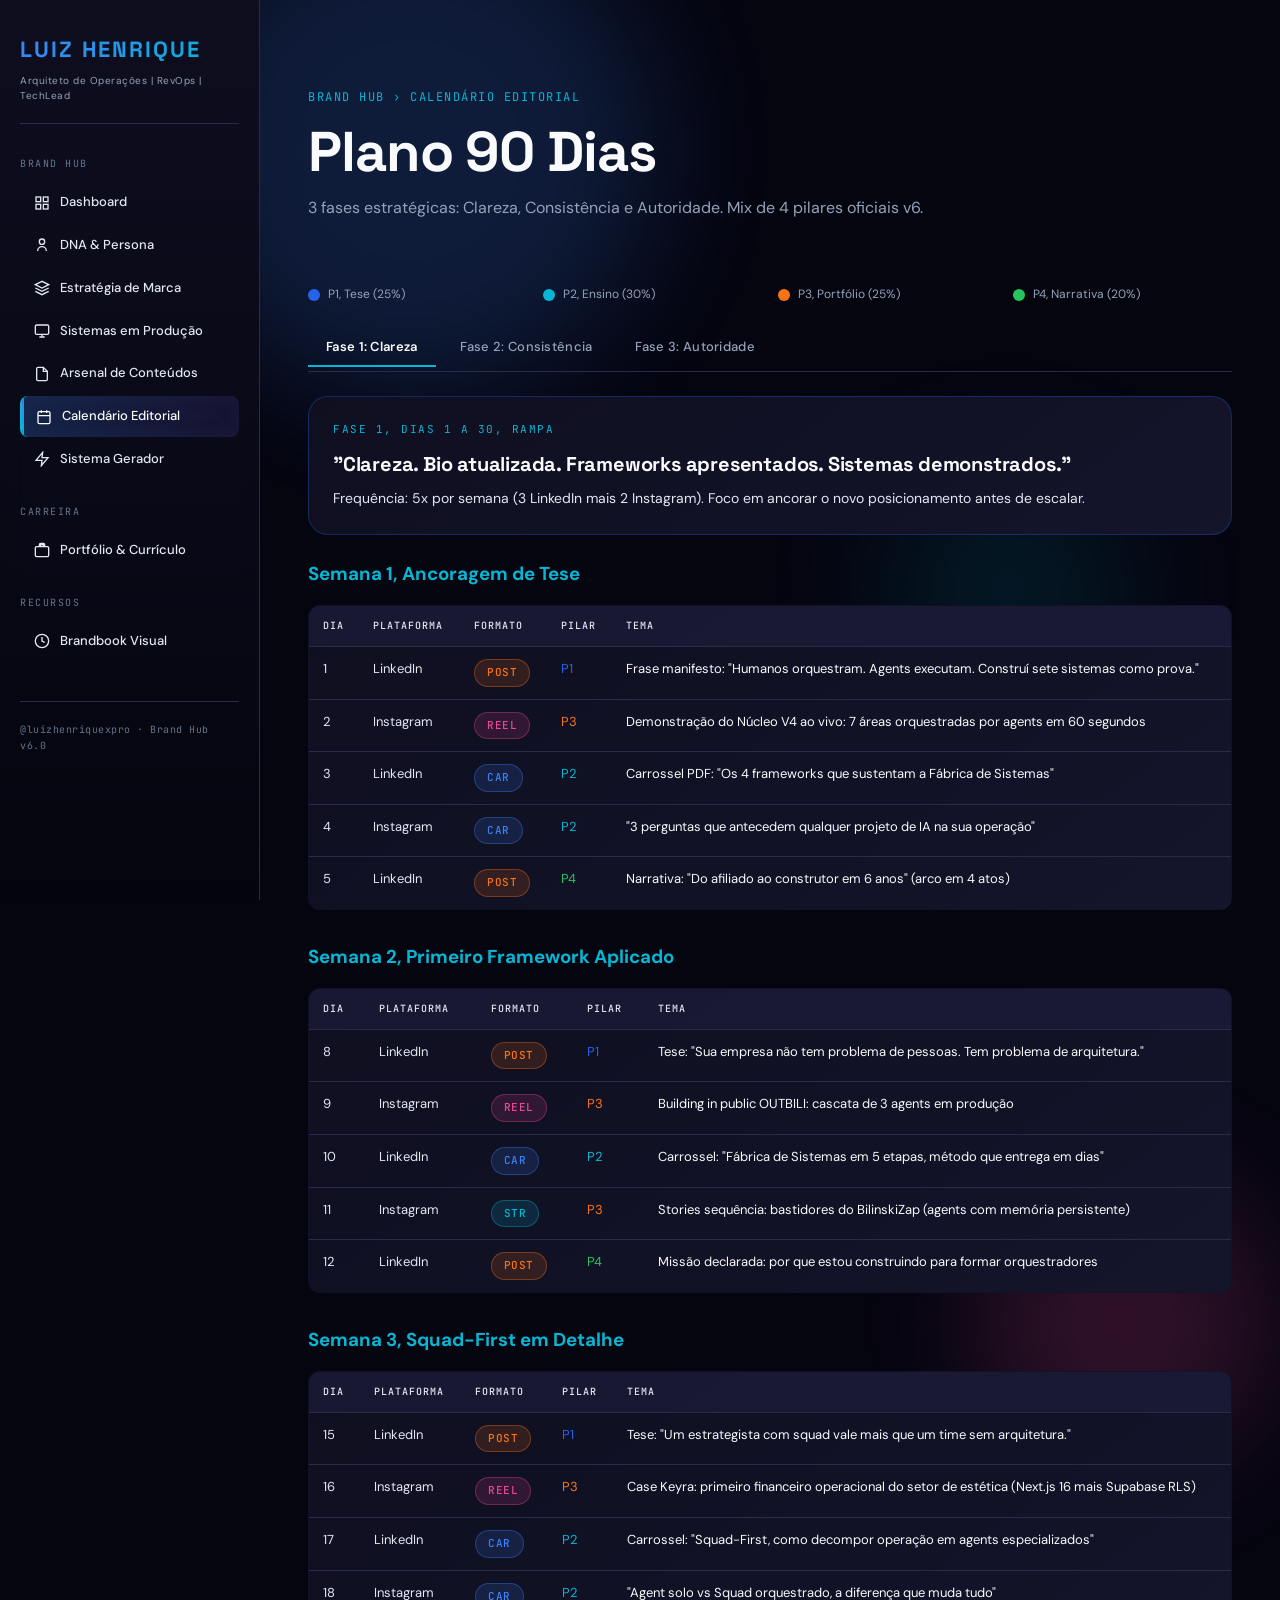
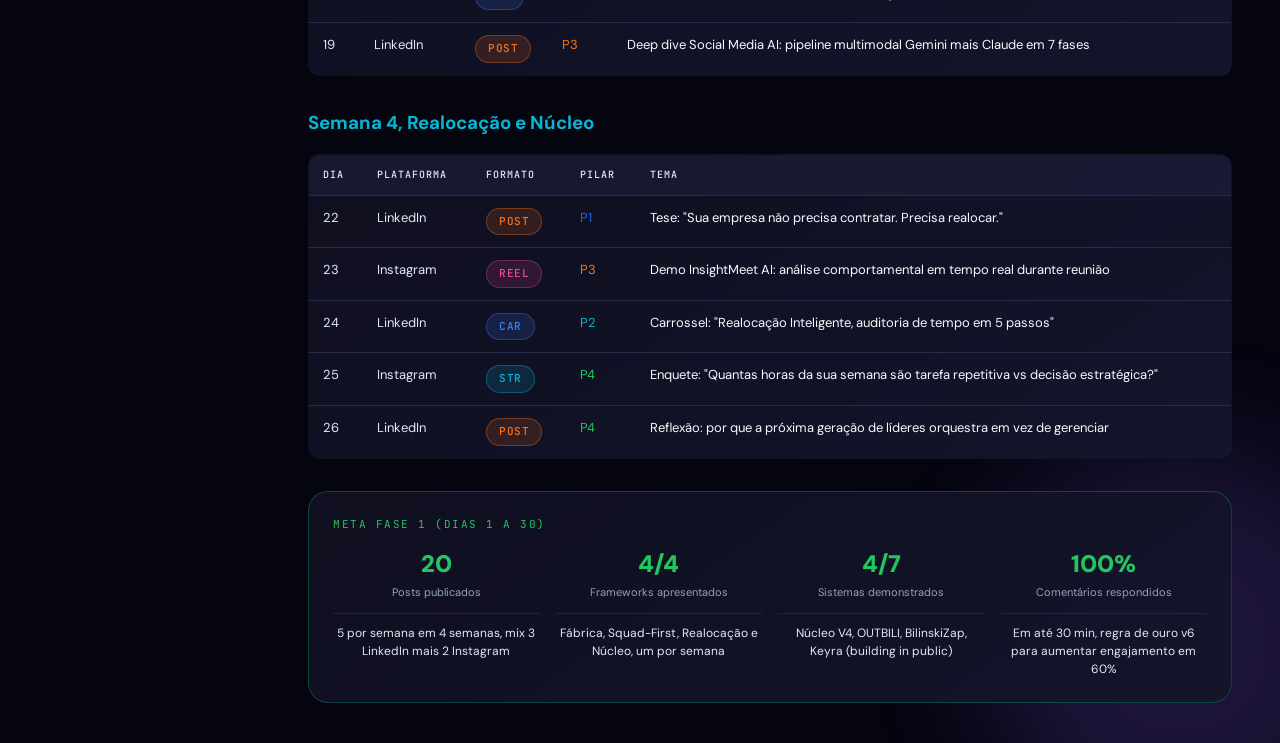
<file: calendario.html>
<!DOCTYPE html>
<html lang="pt-BR">
<head>
  <meta charset="UTF-8">
  <meta name="viewport" content="width=device-width, initial-scale=1.0">
  <title>Calendário Editorial, Brand Hub</title>
  <link rel="stylesheet" href="styles.css?v=6.1.7">
</head>
<body>

<nav class="sidebar">
  <div class="sidebar-logo">
    <h1>LUIZ HENRIQUE</h1>
    <p>Arquiteto de Operações | RevOps | TechLead</p>
  </div>
  <div class="sidebar-nav">
    <div class="sidebar-section-label">BRAND HUB</div>
    <a href="index.html"><svg viewBox="0 0 24 24"><rect x="3" y="3" width="7" height="7"/><rect x="14" y="3" width="7" height="7"/><rect x="3" y="14" width="7" height="7"/><rect x="14" y="14" width="7" height="7"/></svg>Dashboard</a>
    <a href="dna.html"><svg viewBox="0 0 24 24"><circle cx="12" cy="7" r="4"/><path d="M5.5 21a6.5 6.5 0 0113 0"/></svg>DNA & Persona</a>
    <a href="estrategia.html"><svg viewBox="0 0 24 24"><path d="M12 2L2 7l10 5 10-5-10-5z"/><path d="M2 17l10 5 10-5"/><path d="M2 12l10 5 10-5"/></svg>Estratégia de Marca</a>
    <a href="sistemas.html"><svg viewBox="0 0 24 24"><rect x="2" y="3" width="20" height="14" rx="2"/><line x1="8" y1="21" x2="16" y2="21"/><line x1="12" y1="17" x2="12" y2="21"/></svg>Sistemas em Produção</a>
    <a href="arsenal.html"><svg viewBox="0 0 24 24"><path d="M14 2H6a2 2 0 00-2 2v16a2 2 0 002 2h12a2 2 0 002-2V8z"/><polyline points="14 2 14 8 20 8"/></svg>Arsenal de Conteúdos</a>
    <a href="calendario.html" class="active"><svg viewBox="0 0 24 24"><rect x="3" y="4" width="18" height="18" rx="2"/><line x1="16" y1="2" x2="16" y2="6"/><line x1="8" y1="2" x2="8" y2="6"/><line x1="3" y1="10" x2="21" y2="10"/></svg>Calendário Editorial</a>
    <a href="gerador.html"><svg viewBox="0 0 24 24"><polygon points="13 2 3 14 12 14 11 22 21 10 12 10 13 2"/></svg>Sistema Gerador</a>
    <div class="sidebar-section-label">CARREIRA</div>
    <a href="portfolio.html"><svg viewBox="0 0 24 24"><path d="M20 7h-4V4a2 2 0 00-2-2h-4a2 2 0 00-2 2v3H4a2 2 0 00-2 2v11a2 2 0 002 2h16a2 2 0 002-2V9a2 2 0 00-2-2zM10 4h4v3h-4V4z"/></svg>Portfólio & Currículo</a>
    <div class="sidebar-section-label">RECURSOS</div>
    <a href="brandbook.html" target="_blank"><svg viewBox="0 0 24 24"><path d="M12 2a10 10 0 100 20 10 10 0 000-20z"/><path d="M12 6v6l4 2"/></svg>Brandbook Visual</a>
  </div>
  <div class="sidebar-footer">@luizhenriquexpro &middot; Brand Hub v6.0</div>
</nav>

<div class="main">
  <div class="hero-orbs" aria-hidden="true">
    <div class="hero-glow hero-glow-1"></div>
    <div class="hero-glow hero-glow-2"></div>
    <div class="hero-glow hero-glow-3"></div>
    <div class="hero-grid"></div>
    <div class="hero-scan"></div>
  </div>
  <div class="page-header">
    <div class="breadcrumb">BRAND HUB &rsaquo; CALENDÁRIO EDITORIAL</div>
    <h1>Plano 90 Dias</h1>
    <p class="subtitle">3 fases estratégicas: Clareza, Consistência e Autoridade. Mix de 4 pilares oficiais v6.</p>
  </div>

  <div class="content">

    <!-- LEGENDA -->
    <div class="grid-4" style="margin-bottom:24px;">
      <div style="display:flex;align-items:center;gap:8px;">
        <div style="width:12px;height:12px;border-radius:50%;background:var(--brand-blue);"></div>
        <span style="font-size:12px;color:var(--gray-400);">P1, Tese (25%)</span>
      </div>
      <div style="display:flex;align-items:center;gap:8px;">
        <div style="width:12px;height:12px;border-radius:50%;background:var(--brand-cyan);"></div>
        <span style="font-size:12px;color:var(--gray-400);">P2, Ensino (30%)</span>
      </div>
      <div style="display:flex;align-items:center;gap:8px;">
        <div style="width:12px;height:12px;border-radius:50%;background:var(--brand-amber);"></div>
        <span style="font-size:12px;color:var(--gray-400);">P3, Portfólio (25%)</span>
      </div>
      <div style="display:flex;align-items:center;gap:8px;">
        <div style="width:12px;height:12px;border-radius:50%;background:var(--brand-green);"></div>
        <span style="font-size:12px;color:var(--gray-400);">P4, Narrativa (20%)</span>
      </div>
    </div>

    <!-- PHASE TABS -->
    <div class="tabs">
      <button class="tab active" onclick="showPhase('phase1')">Fase 1: Clareza</button>
      <button class="tab" onclick="showPhase('phase2')">Fase 2: Consistência</button>
      <button class="tab" onclick="showPhase('phase3')">Fase 3: Autoridade</button>
    </div>

    <!-- FASE 1 -->
    <div id="phase1" class="tab-content active">
      <div class="card" style="margin-bottom:24px;border-color:rgba(37,99,235,0.3);">
        <div class="card-label">FASE 1, DIAS 1 A 30, RAMPA</div>
        <h3>"Clareza. Bio atualizada. Frameworks apresentados. Sistemas demonstrados."</h3>
        <p>Frequência: 5x por semana (3 LinkedIn mais 2 Instagram). Foco em ancorar o novo posicionamento antes de escalar.</p>
      </div>

      <!-- SEMANA 1 -->
      <h3 style="margin-bottom:16px;color:var(--brand-cyan);">Semana 1, Ancoragem de Tese</h3>
      <table class="cal-table" style="margin-bottom:32px;">
        <thead><tr><th>Dia</th><th>Plataforma</th><th>Formato</th><th>Pilar</th><th>Tema</th></tr></thead>
        <tbody>
          <tr><td>1</td><td>LinkedIn</td><td><span class="badge badge-amber">POST</span></td><td style="color:var(--brand-blue);">P1</td><td style="color:var(--white);">Frase manifesto: "Humanos orquestram. Agents executam. Construí sete sistemas como prova."</td></tr>
          <tr><td>2</td><td>Instagram</td><td><span class="badge badge-red">REEL</span></td><td style="color:var(--brand-amber);">P3</td><td style="color:var(--white);">Demonstração do Núcleo V4 ao vivo: 7 áreas orquestradas por agents em 60 segundos</td></tr>
          <tr><td>3</td><td>LinkedIn</td><td><span class="badge badge-blue">CAR</span></td><td style="color:var(--brand-cyan);">P2</td><td style="color:var(--white);">Carrossel PDF: "Os 4 frameworks que sustentam a Fábrica de Sistemas"</td></tr>
          <tr><td>4</td><td>Instagram</td><td><span class="badge badge-blue">CAR</span></td><td style="color:var(--brand-cyan);">P2</td><td style="color:var(--white);">"3 perguntas que antecedem qualquer projeto de IA na sua operação"</td></tr>
          <tr><td>5</td><td>LinkedIn</td><td><span class="badge badge-amber">POST</span></td><td style="color:var(--brand-green);">P4</td><td style="color:var(--white);">Narrativa: "Do afiliado ao construtor em 6 anos" (arco em 4 atos)</td></tr>
        </tbody>
      </table>

      <!-- SEMANA 2 -->
      <h3 style="margin-bottom:16px;color:var(--brand-cyan);">Semana 2, Primeiro Framework Aplicado</h3>
      <table class="cal-table" style="margin-bottom:32px;">
        <thead><tr><th>Dia</th><th>Plataforma</th><th>Formato</th><th>Pilar</th><th>Tema</th></tr></thead>
        <tbody>
          <tr><td>8</td><td>LinkedIn</td><td><span class="badge badge-amber">POST</span></td><td style="color:var(--brand-blue);">P1</td><td style="color:var(--white);">Tese: "Sua empresa não tem problema de pessoas. Tem problema de arquitetura."</td></tr>
          <tr><td>9</td><td>Instagram</td><td><span class="badge badge-red">REEL</span></td><td style="color:var(--brand-amber);">P3</td><td style="color:var(--white);">Building in public OUTBILI: cascata de 3 agents em produção</td></tr>
          <tr><td>10</td><td>LinkedIn</td><td><span class="badge badge-blue">CAR</span></td><td style="color:var(--brand-cyan);">P2</td><td style="color:var(--white);">Carrossel: "Fábrica de Sistemas em 5 etapas, método que entrega em dias"</td></tr>
          <tr><td>11</td><td>Instagram</td><td><span class="badge badge-cyan">STR</span></td><td style="color:var(--brand-amber);">P3</td><td style="color:var(--white);">Stories sequência: bastidores do BilinskiZap (agents com memória persistente)</td></tr>
          <tr><td>12</td><td>LinkedIn</td><td><span class="badge badge-amber">POST</span></td><td style="color:var(--brand-green);">P4</td><td style="color:var(--white);">Missão declarada: por que estou construindo para formar orquestradores</td></tr>
        </tbody>
      </table>

      <!-- SEMANA 3 -->
      <h3 style="margin-bottom:16px;color:var(--brand-cyan);">Semana 3, Squad-First em Detalhe</h3>
      <table class="cal-table" style="margin-bottom:32px;">
        <thead><tr><th>Dia</th><th>Plataforma</th><th>Formato</th><th>Pilar</th><th>Tema</th></tr></thead>
        <tbody>
          <tr><td>15</td><td>LinkedIn</td><td><span class="badge badge-amber">POST</span></td><td style="color:var(--brand-blue);">P1</td><td style="color:var(--white);">Tese: "Um estrategista com squad vale mais que um time sem arquitetura."</td></tr>
          <tr><td>16</td><td>Instagram</td><td><span class="badge badge-red">REEL</span></td><td style="color:var(--brand-amber);">P3</td><td style="color:var(--white);">Case Keyra: primeiro financeiro operacional do setor de estética (Next.js 16 mais Supabase RLS)</td></tr>
          <tr><td>17</td><td>LinkedIn</td><td><span class="badge badge-blue">CAR</span></td><td style="color:var(--brand-cyan);">P2</td><td style="color:var(--white);">Carrossel: "Squad-First, como decompor operação em agents especializados"</td></tr>
          <tr><td>18</td><td>Instagram</td><td><span class="badge badge-blue">CAR</span></td><td style="color:var(--brand-cyan);">P2</td><td style="color:var(--white);">"Agent solo vs Squad orquestrado, a diferença que muda tudo"</td></tr>
          <tr><td>19</td><td>LinkedIn</td><td><span class="badge badge-amber">POST</span></td><td style="color:var(--brand-amber);">P3</td><td style="color:var(--white);">Deep dive Social Media AI: pipeline multimodal Gemini mais Claude em 7 fases</td></tr>
        </tbody>
      </table>

      <!-- SEMANA 4 -->
      <h3 style="margin-bottom:16px;color:var(--brand-cyan);">Semana 4, Realocação e Núcleo</h3>
      <table class="cal-table" style="margin-bottom:32px;">
        <thead><tr><th>Dia</th><th>Plataforma</th><th>Formato</th><th>Pilar</th><th>Tema</th></tr></thead>
        <tbody>
          <tr><td>22</td><td>LinkedIn</td><td><span class="badge badge-amber">POST</span></td><td style="color:var(--brand-blue);">P1</td><td style="color:var(--white);">Tese: "Sua empresa não precisa contratar. Precisa realocar."</td></tr>
          <tr><td>23</td><td>Instagram</td><td><span class="badge badge-red">REEL</span></td><td style="color:var(--brand-amber);">P3</td><td style="color:var(--white);">Demo InsightMeet AI: análise comportamental em tempo real durante reunião</td></tr>
          <tr><td>24</td><td>LinkedIn</td><td><span class="badge badge-blue">CAR</span></td><td style="color:var(--brand-cyan);">P2</td><td style="color:var(--white);">Carrossel: "Realocação Inteligente, auditoria de tempo em 5 passos"</td></tr>
          <tr><td>25</td><td>Instagram</td><td><span class="badge badge-cyan">STR</span></td><td style="color:var(--brand-green);">P4</td><td style="color:var(--white);">Enquete: "Quantas horas da sua semana são tarefa repetitiva vs decisão estratégica?"</td></tr>
          <tr><td>26</td><td>LinkedIn</td><td><span class="badge badge-amber">POST</span></td><td style="color:var(--brand-green);">P4</td><td style="color:var(--white);">Reflexão: por que a próxima geração de líderes orquestra em vez de gerenciar</td></tr>
        </tbody>
      </table>

      <div class="card" style="border-color:rgba(16,185,129,0.3);">
        <div class="card-label" style="color:var(--brand-green);">META FASE 1 (dias 1 a 30)</div>
        <div class="grid-4" style="margin-top:12px;">
          <div style="text-align:center;"><div style="font-size:24px;font-weight:900;color:var(--brand-green);">20</div><div style="font-size:11px;color:var(--gray-400);">Posts publicados</div><div class="stat-context">5 por semana em 4 semanas, mix 3 LinkedIn mais 2 Instagram</div></div>
          <div style="text-align:center;"><div style="font-size:24px;font-weight:900;color:var(--brand-green);">4/4</div><div style="font-size:11px;color:var(--gray-400);">Frameworks apresentados</div><div class="stat-context">Fábrica, Squad-First, Realocação e Núcleo, um por semana</div></div>
          <div style="text-align:center;"><div style="font-size:24px;font-weight:900;color:var(--brand-green);">4/7</div><div style="font-size:11px;color:var(--gray-400);">Sistemas demonstrados</div><div class="stat-context">Núcleo V4, OUTBILI, BilinskiZap, Keyra (building in public)</div></div>
          <div style="text-align:center;"><div style="font-size:24px;font-weight:900;color:var(--brand-green);">100%</div><div style="font-size:11px;color:var(--gray-400);">Comentários respondidos</div><div class="stat-context">Em até 30 min, regra de ouro v6 para aumentar engajamento em 60%</div></div>
        </div>
      </div>
    </div>

    <!-- FASE 2 -->
    <div id="phase2" class="tab-content">
      <div class="card" style="margin-bottom:24px;border-color:rgba(6,182,212,0.3);">
        <div class="card-label">FASE 2, DIAS 31 A 60, CRUZEIRO</div>
        <h3>"Consistência. Cada sistema do portfólio ganha post dedicado. Primeiros sinais de autoridade."</h3>
        <p>Frequência: 7x por semana (4 LinkedIn mais 3 Instagram). Cada sistema autoral apresentado em post dedicado.</p>
      </div>

      <h3 style="margin-bottom:16px;color:var(--brand-cyan);">Semana 5, OUTBILI e BilinskiZap em Profundidade</h3>
      <table class="cal-table" style="margin-bottom:32px;">
        <thead><tr><th>Dia</th><th>Plataforma</th><th>Formato</th><th>Pilar</th><th>Tema</th></tr></thead>
        <tbody>
          <tr><td>31</td><td>LinkedIn</td><td><span class="badge badge-amber">POST</span></td><td style="color:var(--brand-blue);">P1</td><td style="color:var(--white);">Tese: "Sua empresa tem seis sistemas e nenhuma verdade. Isso é grupo de WhatsApp com budget."</td></tr>
          <tr><td>32</td><td>Instagram</td><td><span class="badge badge-red">REEL</span></td><td style="color:var(--brand-amber);">P3</td><td style="color:var(--white);">Building in public OUTBILI: deep dive em 90 segundos (cascata CNPJa mais Assertiva mais BilinskiZap)</td></tr>
          <tr><td>33</td><td>LinkedIn</td><td><span class="badge badge-blue">CAR</span></td><td style="color:var(--brand-amber);">P3</td><td style="color:var(--white);">Carrossel técnico: "OUTBILI, stack completa e arquitetura serverless"</td></tr>
          <tr><td>34</td><td>Instagram</td><td><span class="badge badge-blue">CAR</span></td><td style="color:var(--brand-cyan);">P2</td><td style="color:var(--white);">"Como decompor prospecção B2B em 3 agents especializados"</td></tr>
          <tr><td>35</td><td>LinkedIn</td><td><span class="badge badge-amber">POST</span></td><td style="color:var(--brand-amber);">P3</td><td style="color:var(--white);">Case BilinskiZap: automação WhatsApp com agents de memória persistente</td></tr>
          <tr><td>36</td><td>Instagram</td><td><span class="badge badge-cyan">STR</span></td><td style="color:var(--brand-cyan);">P2</td><td style="color:var(--white);">Stories tutoriais: como configurar agent com contexto do cliente no BilinskiZap</td></tr>
          <tr><td>37</td><td>LinkedIn</td><td><span class="badge badge-amber">POST</span></td><td style="color:var(--brand-green);">P4</td><td style="color:var(--white);">Reflexão: por que construtor consolidado supera guru em transição</td></tr>
        </tbody>
      </table>

      <h3 style="margin-bottom:16px;color:var(--brand-cyan);">Semana 6, Keyra e Núcleo V4</h3>
      <table class="cal-table" style="margin-bottom:32px;">
        <thead><tr><th>Dia</th><th>Plataforma</th><th>Formato</th><th>Pilar</th><th>Tema</th></tr></thead>
        <tbody>
          <tr><td>38</td><td>LinkedIn</td><td><span class="badge badge-amber">POST</span></td><td style="color:var(--brand-blue);">P1</td><td style="color:var(--white);">Tese: "A pergunta certa não é 'IA vai substituir pessoas'. É 'qual parte da operação já poderia ser squad?'."</td></tr>
          <tr><td>39</td><td>Instagram</td><td><span class="badge badge-red">REEL</span></td><td style="color:var(--brand-amber);">P3</td><td style="color:var(--white);">Demo Keyra: conexão agenda, comanda, transação e DRE em tempo real</td></tr>
          <tr><td>40</td><td>LinkedIn</td><td><span class="badge badge-blue">CAR</span></td><td style="color:var(--brand-amber);">P3</td><td style="color:var(--white);">Carrossel: "Keyra, primeiro financeiro operacional do setor de estética"</td></tr>
          <tr><td>41</td><td>Instagram</td><td><span class="badge badge-blue">CAR</span></td><td style="color:var(--brand-cyan);">P2</td><td style="color:var(--white);">"Multi-tenant SaaS na prática: Supabase RLS, Stripe e Inngest"</td></tr>
          <tr><td>42</td><td>LinkedIn</td><td><span class="badge badge-amber">POST</span></td><td style="color:var(--brand-amber);">P3</td><td style="color:var(--white);">Case Núcleo de Inteligência V4: 7 áreas orquestradas há 8 meses</td></tr>
          <tr><td>43</td><td>Instagram</td><td><span class="badge badge-cyan">STR</span></td><td style="color:var(--brand-amber);">P3</td><td style="color:var(--white);">Stories dashboard ao vivo: métricas do Núcleo V4 anonimizadas</td></tr>
          <tr><td>44</td><td>LinkedIn</td><td><span class="badge badge-amber">POST</span></td><td style="color:var(--brand-green);">P4</td><td style="color:var(--white);">Narrativa: reconhecendo parceiros (Staage, Fernando Miranda, Thiago Bilinski)</td></tr>
        </tbody>
      </table>

      <h3 style="margin-bottom:16px;color:var(--brand-cyan);">Semanas 7 e 8, Social Media AI, Carousel AI e InsightMeet</h3>
      <div class="card" style="margin-bottom:32px;">
        <p><strong>Semana 7, portfólio completo em evidência:</strong> cada um dos 3 sistemas restantes (Social Media AI, Carousel AI, InsightMeet AI) ganha post dedicado no LinkedIn com stack e Reel no Instagram com demo.</p>
        <p style="margin-top:8px;"><strong>Semana 8, primeiro viral direcionado:</strong> tese mais forte da série (frase-âncora oficial) como carrossel PDF no LinkedIn. Posts de apoio no Instagram mostrando bastidor da construção dos sistemas.</p>
      </div>

      <div class="card" style="border-color:rgba(6,182,212,0.3);">
        <div class="card-label" style="color:var(--brand-cyan);">META FASE 2 (dias 31 a 60)</div>
        <div class="grid-4" style="margin-top:12px;">
          <div style="text-align:center;"><div style="font-size:24px;font-weight:900;color:var(--brand-cyan);">56</div><div style="font-size:11px;color:var(--gray-400);">Posts acumulados</div><div class="stat-context">Somatório: 20 da Fase 1 mais 28 a 30 da Fase 2 (7 por semana)</div></div>
          <div style="text-align:center;"><div style="font-size:24px;font-weight:900;color:var(--brand-cyan);">7/7</div><div style="font-size:11px;color:var(--gray-400);">Sistemas apresentados</div><div class="stat-context">Cada um dos 7 sistemas do portfólio com post dedicado em LinkedIn e Instagram</div></div>
          <div style="text-align:center;"><div style="font-size:24px;font-weight:900;color:var(--brand-cyan);">1</div><div style="font-size:11px;color:var(--gray-400);">Viral direcionado</div><div class="stat-context">Tese-âncora alcança engajamento significativo fora da bolha de seguidores</div></div>
          <div style="text-align:center;"><div style="font-size:24px;font-weight:900;color:var(--brand-cyan);">1</div><div style="font-size:11px;color:var(--gray-400);">Conteúdo de formação</div><div class="stat-context">Primeiro material ensinando orquestração para aquecer lista de espera</div></div>
        </div>
      </div>
    </div>

    <!-- FASE 3 -->
    <div id="phase3" class="tab-content">
      <div class="card" style="margin-bottom:24px;border-color:rgba(245,158,11,0.3);">
        <div class="card-label">FASE 3, DIAS 61 A 90, AUTORIDADE</div>
        <h3>"Autoridade consolidada. Primeira oportunidade comercial pela marca. Turma piloto anunciada."</h3>
        <p>Frequência: 7x por semana. Repetição sistemática dos 4 frameworks + portfólio + ofertas em volume controlado.</p>
      </div>

      <h3 style="margin-bottom:16px;color:var(--brand-cyan);">Semana 9, Repetição Estratégica dos Frameworks</h3>
      <table class="cal-table" style="margin-bottom:32px;">
        <thead><tr><th>Dia</th><th>Plataforma</th><th>Formato</th><th>Pilar</th><th>Tema</th></tr></thead>
        <tbody>
          <tr><td>61</td><td>LinkedIn</td><td><span class="badge badge-amber">POST</span></td><td style="color:var(--brand-blue);">P1</td><td style="color:var(--white);">Tese: "Trabalho tático vira máquina. Trabalho estratégico vira humano. Essa é a inversão."</td></tr>
          <tr><td>62</td><td>Instagram</td><td><span class="badge badge-red">REEL</span></td><td style="color:var(--brand-cyan);">P2</td><td style="color:var(--white);">Tutorial: "Fábrica de Sistemas em 5 passos, diagnóstico ao deploy em dias"</td></tr>
          <tr><td>63</td><td>LinkedIn</td><td><span class="badge badge-blue">CAR</span></td><td style="color:var(--brand-cyan);">P2</td><td style="color:var(--white);">Carrossel v2: "Squad-First, o que mudou desde a primeira apresentação"</td></tr>
          <tr><td>64</td><td>Instagram</td><td><span class="badge badge-blue">CAR</span></td><td style="color:var(--brand-amber);">P3</td><td style="color:var(--white);">Retrospectiva visual: 60 dias construindo em público, o que foi shipado</td></tr>
          <tr><td>65</td><td>LinkedIn</td><td><span class="badge badge-amber">POST</span></td><td style="color:var(--brand-green);">P4</td><td style="color:var(--white);">Anúncio: turma piloto de formação de orquestradores de agents de IA (lista de espera aberta)</td></tr>
          <tr><td>66</td><td>Instagram</td><td><span class="badge badge-cyan">STR</span></td><td style="color:var(--brand-green);">P4</td><td style="color:var(--white);">Stories sequência: contexto da turma piloto mais formulário da lista de espera</td></tr>
          <tr><td>67</td><td>LinkedIn</td><td><span class="badge badge-amber">POST</span></td><td style="color:var(--brand-amber);">P3</td><td style="color:var(--white);">Case combinado: como OUTBILI mais BilinskiZap trabalham juntos na cadência comercial</td></tr>
        </tbody>
      </table>

      <h3 style="margin-bottom:16px;color:var(--brand-cyan);">Semana 10, Autoridade e Visão de Futuro</h3>
      <table class="cal-table" style="margin-bottom:32px;">
        <thead><tr><th>Dia</th><th>Plataforma</th><th>Formato</th><th>Pilar</th><th>Tema</th></tr></thead>
        <tbody>
          <tr><td>68</td><td>LinkedIn</td><td><span class="badge badge-amber">POST</span></td><td style="color:var(--brand-blue);">P1</td><td style="color:var(--white);">Tese: "A próxima geração de líderes não gerencia pessoas. Orquestra squads."</td></tr>
          <tr><td>69</td><td>Instagram</td><td><span class="badge badge-red">REEL</span></td><td style="color:var(--brand-amber);">P3</td><td style="color:var(--white);">Demo Carousel AI: de texto a carrossel exportado em 30 segundos</td></tr>
          <tr><td>70</td><td>LinkedIn</td><td><span class="badge badge-blue">CAR</span></td><td style="color:var(--brand-cyan);">P2</td><td style="color:var(--white);">Carrossel v2: "Realocação Inteligente aplicada, 3 exemplos de empresas travadas"</td></tr>
          <tr><td>71</td><td>Instagram</td><td><span class="badge badge-blue">CAR</span></td><td style="color:var(--brand-cyan);">P2</td><td style="color:var(--white);">"5 erros comuns ao tentar orquestrar agents pela primeira vez"</td></tr>
          <tr><td>72</td><td>LinkedIn</td><td><span class="badge badge-amber">POST</span></td><td style="color:var(--brand-green);">P4</td><td style="color:var(--white);">Visão 2026 a 2028: quem construir agora domina a próxima janela</td></tr>
          <tr><td>73</td><td>Instagram</td><td><span class="badge badge-cyan">STR</span></td><td style="color:var(--brand-green);">P4</td><td style="color:var(--white);">Stories Q&amp;A: respondendo perguntas da lista de espera da turma piloto</td></tr>
          <tr><td>74</td><td>LinkedIn</td><td><span class="badge badge-amber">POST</span></td><td style="color:var(--brand-amber);">P3</td><td style="color:var(--white);">InsightMeet AI em produção: o que micro-expressões revelam em reunião comercial</td></tr>
        </tbody>
      </table>

      <h3 style="margin-bottom:16px;color:var(--brand-cyan);">Semanas 11 e 12, Consolidação e Próximo Capítulo</h3>
      <div class="card" style="margin-bottom:32px;">
        <p><strong>Semana 11, oferta direta controlada:</strong> apresentar os 3 níveis de oferta (consultoria diagnóstico R$ 800 a R$ 1.500, mentoria de orquestrador R$ 3.000 a R$ 6.000, projeto de implementação Núcleo R$ 15.000 a R$ 50.000). 1 post de oferta direta para 4 de valor puro.</p>
        <p style="margin-top:8px;"><strong>Semana 12, grand finale:</strong> retrospectiva dos 90 dias com números (posts, engajamento, sistemas mostrados, primeiras oportunidades). Declaração do próximo capítulo: sistema #8 em projeto mais expansão do Núcleo V4 para novos módulos. CTA de comunidade (lista, grupo ou canal).</p>
      </div>

      <div class="card" style="border-color:rgba(245,158,11,0.3);">
        <div class="card-label" style="color:var(--brand-amber);">META FASE 3 (dias 61 a 90)</div>
        <div class="grid-4" style="margin-top:12px;">
          <div style="text-align:center;"><div style="font-size:24px;font-weight:900;color:var(--brand-amber);">76+</div><div style="font-size:11px;color:var(--gray-400);">Posts acumulados</div><div class="stat-context">Somatório dos 90 dias: 20 na Fase 1, 28 a 30 na Fase 2 e 28 a 30 na Fase 3</div></div>
          <div style="text-align:center;"><div style="font-size:24px;font-weight:900;color:var(--brand-amber);">1</div><div style="font-size:11px;color:var(--gray-400);">Oportunidade comercial</div><div class="stat-context">Primeira sessão de diagnóstico ou projeto gerado pela marca pessoal</div></div>
          <div style="text-align:center;"><div style="font-size:24px;font-weight:900;color:var(--brand-amber);">1</div><div style="font-size:11px;color:var(--gray-400);">Turma piloto anunciada</div><div class="stat-context">Formação de orquestradores com lista de espera ativa ou primeira cohort aberta</div></div>
          <div style="text-align:center;"><div style="font-size:24px;font-weight:900;color:var(--brand-amber);">100%</div><div style="font-size:11px;color:var(--gray-400);">Território claro</div><div class="stat-context">Arquiteto de Operações mais Fábrica de Sistemas como marca reconhecida no nicho</div></div>
        </div>
      </div>
    </div>

  </div>
</div>

<script>
function showPhase(id) {
  document.querySelectorAll('.tab-content').forEach(el => el.classList.remove('active'));
  document.querySelectorAll('.tab').forEach(el => el.classList.remove('active'));
  document.getElementById(id).classList.add('active');
  event.target.classList.add('active');
}
</script>
<script src="animations.js?v=6.1.7"></script>
</body>
</html>
</file>
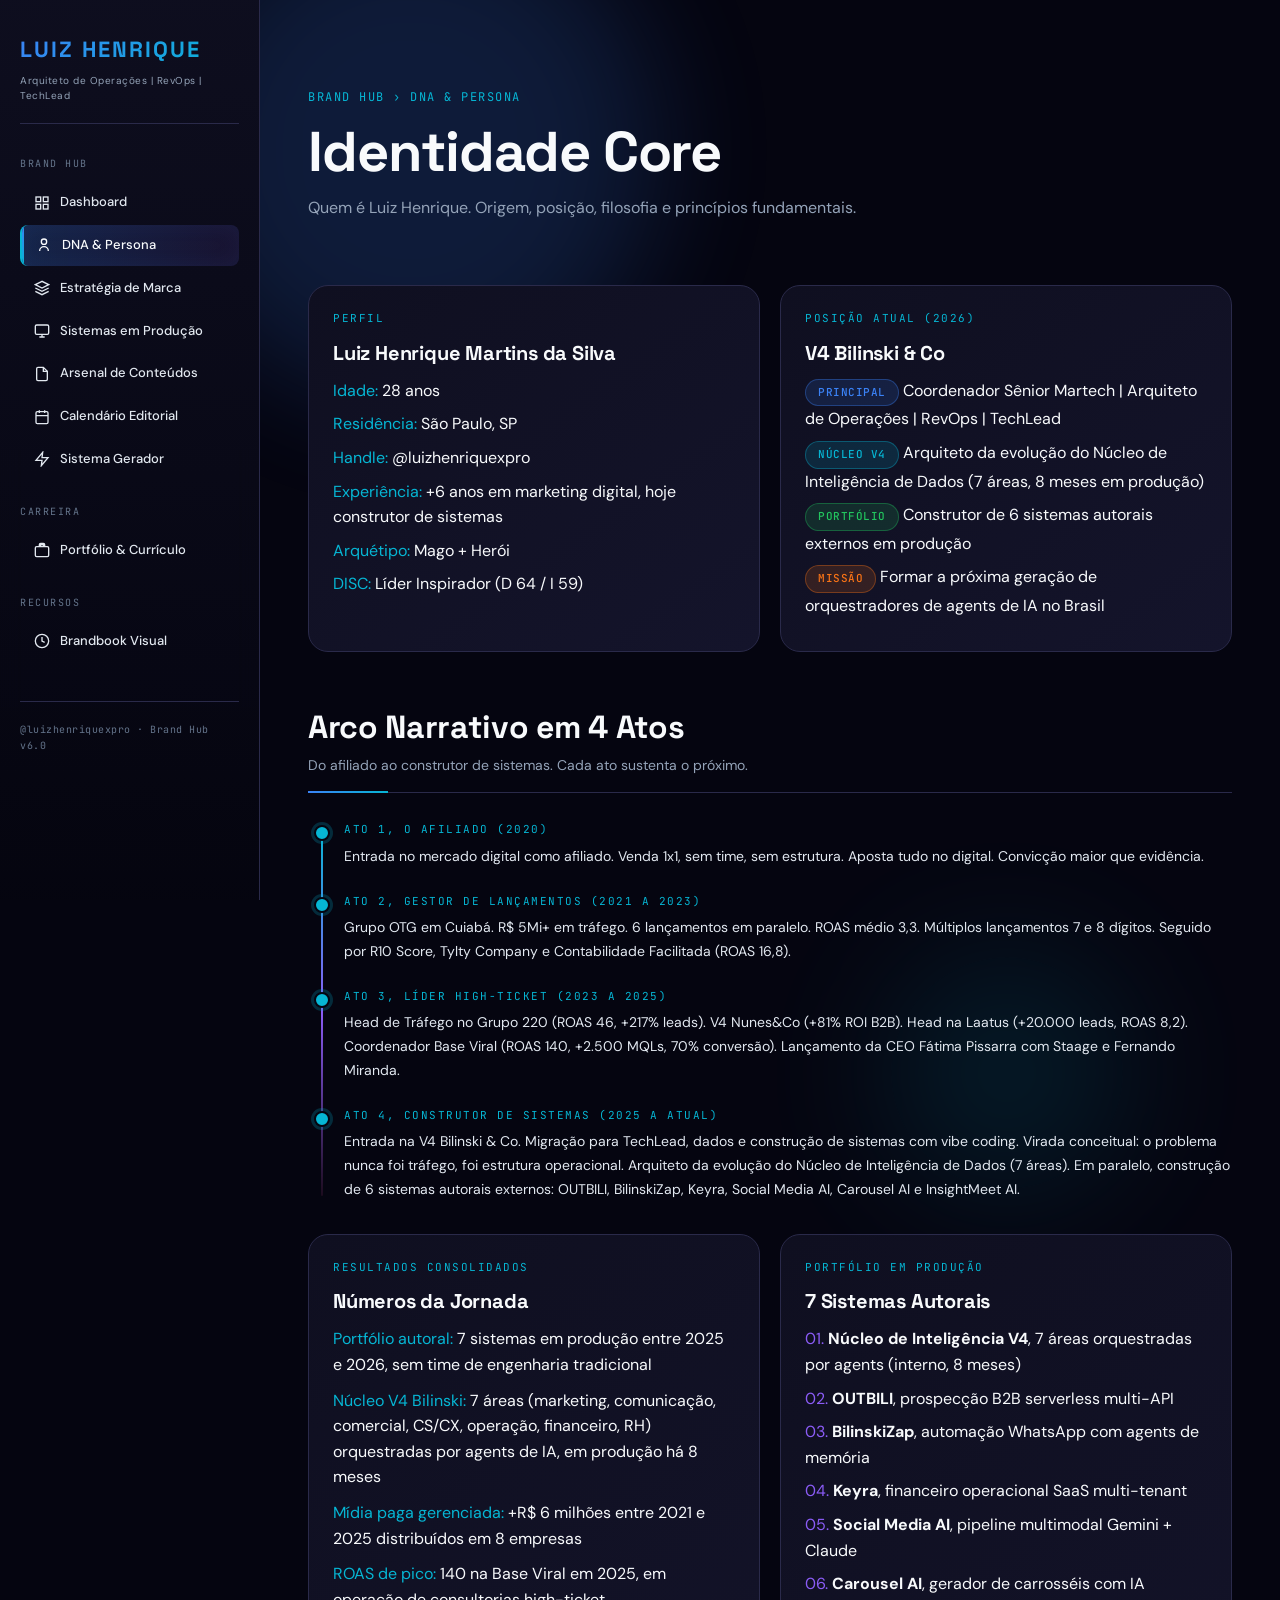
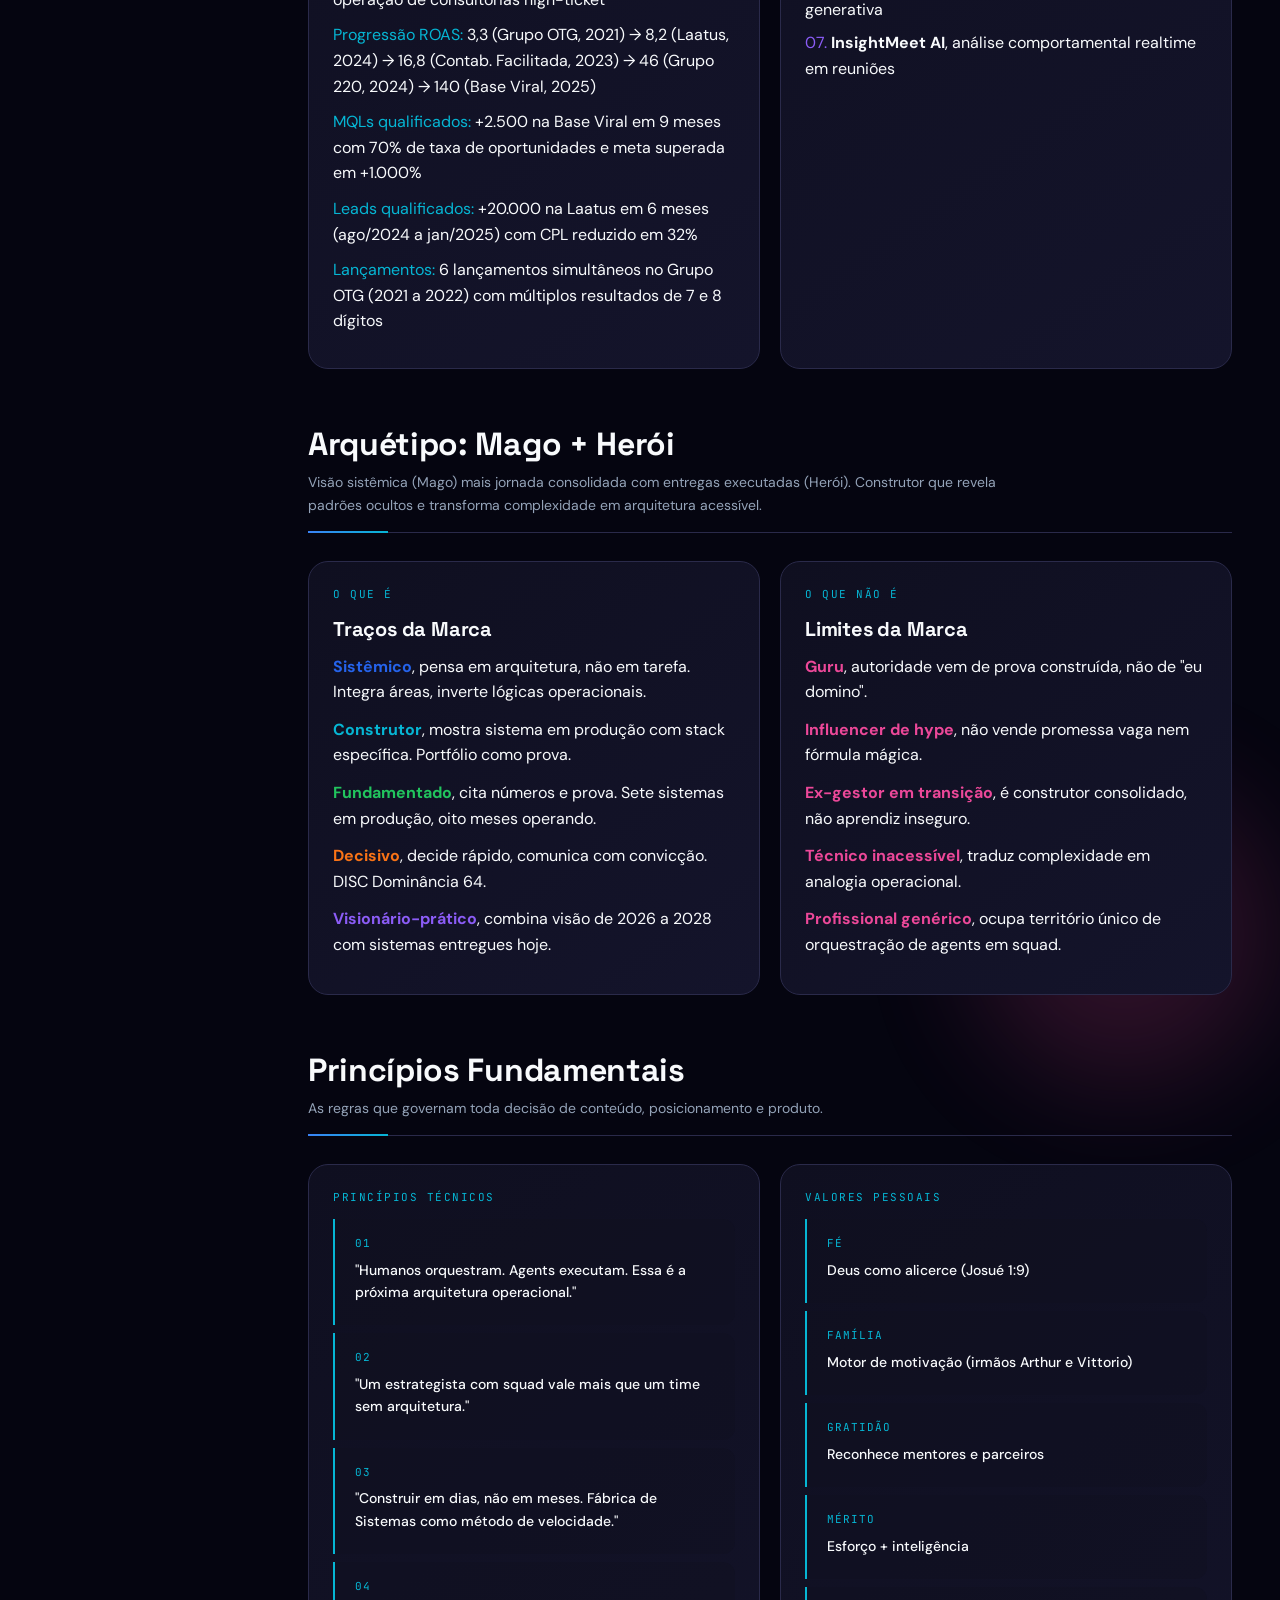
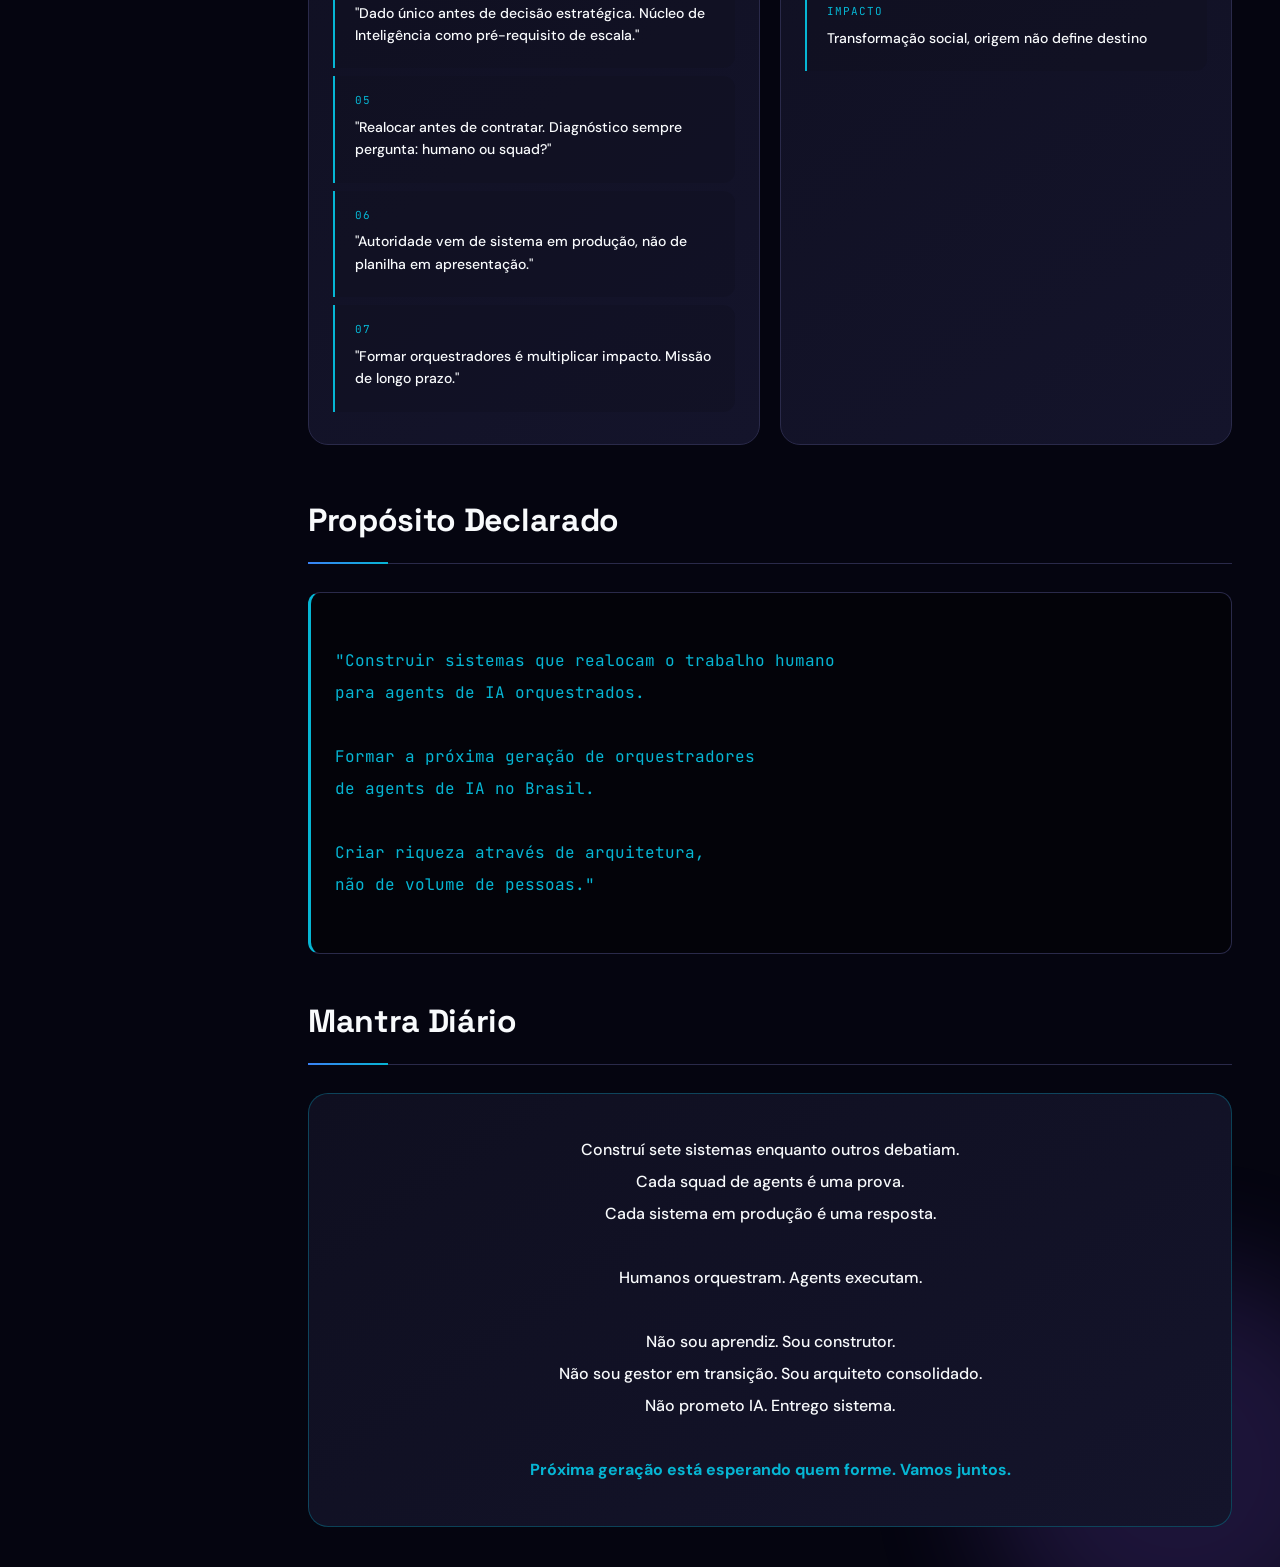
<file: dna.html>
<!DOCTYPE html>
<html lang="pt-BR">
<head>
  <meta charset="UTF-8">
  <meta name="viewport" content="width=device-width, initial-scale=1.0">
  <title>DNA & Persona, Brand Hub</title>
  <link rel="stylesheet" href="styles.css?v=6.1.7">
</head>
<body>

<nav class="sidebar">
  <div class="sidebar-logo">
    <h1>LUIZ HENRIQUE</h1>
    <p>Arquiteto de Operações | RevOps | TechLead</p>
  </div>
  <div class="sidebar-nav">
    <div class="sidebar-section-label">BRAND HUB</div>
    <a href="index.html"><svg viewBox="0 0 24 24"><rect x="3" y="3" width="7" height="7"/><rect x="14" y="3" width="7" height="7"/><rect x="3" y="14" width="7" height="7"/><rect x="14" y="14" width="7" height="7"/></svg>Dashboard</a>
    <a href="dna.html" class="active"><svg viewBox="0 0 24 24"><circle cx="12" cy="7" r="4"/><path d="M5.5 21a6.5 6.5 0 0113 0"/></svg>DNA & Persona</a>
    <a href="estrategia.html"><svg viewBox="0 0 24 24"><path d="M12 2L2 7l10 5 10-5-10-5z"/><path d="M2 17l10 5 10-5"/><path d="M2 12l10 5 10-5"/></svg>Estratégia de Marca</a>
    <a href="sistemas.html"><svg viewBox="0 0 24 24"><rect x="2" y="3" width="20" height="14" rx="2"/><line x1="8" y1="21" x2="16" y2="21"/><line x1="12" y1="17" x2="12" y2="21"/></svg>Sistemas em Produção</a>
    <a href="arsenal.html"><svg viewBox="0 0 24 24"><path d="M14 2H6a2 2 0 00-2 2v16a2 2 0 002 2h12a2 2 0 002-2V8z"/><polyline points="14 2 14 8 20 8"/></svg>Arsenal de Conteúdos</a>
    <a href="calendario.html"><svg viewBox="0 0 24 24"><rect x="3" y="4" width="18" height="18" rx="2"/><line x1="16" y1="2" x2="16" y2="6"/><line x1="8" y1="2" x2="8" y2="6"/><line x1="3" y1="10" x2="21" y2="10"/></svg>Calendário Editorial</a>
    <a href="gerador.html"><svg viewBox="0 0 24 24"><polygon points="13 2 3 14 12 14 11 22 21 10 12 10 13 2"/></svg>Sistema Gerador</a>
    <div class="sidebar-section-label">CARREIRA</div>
    <a href="portfolio.html"><svg viewBox="0 0 24 24"><path d="M20 7h-4V4a2 2 0 00-2-2h-4a2 2 0 00-2 2v3H4a2 2 0 00-2 2v11a2 2 0 002 2h16a2 2 0 002-2V9a2 2 0 00-2-2zM10 4h4v3h-4V4z"/></svg>Portfólio & Currículo</a>
    <div class="sidebar-section-label">RECURSOS</div>
    <a href="brandbook.html" target="_blank"><svg viewBox="0 0 24 24"><path d="M12 2a10 10 0 100 20 10 10 0 000-20z"/><path d="M12 6v6l4 2"/></svg>Brandbook Visual</a>
  </div>
  <div class="sidebar-footer">@luizhenriquexpro &middot; Brand Hub v6.0</div>
</nav>

<div class="main">
  <div class="hero-orbs" aria-hidden="true">
    <div class="hero-glow hero-glow-1"></div>
    <div class="hero-glow hero-glow-2"></div>
    <div class="hero-glow hero-glow-3"></div>
    <div class="hero-grid"></div>
    <div class="hero-scan"></div>
  </div>
  <div class="page-header">
    <div class="breadcrumb">BRAND HUB &rsaquo; DNA & PERSONA</div>
    <h1>Identidade Core</h1>
    <p class="subtitle">Quem é Luiz Henrique. Origem, posição, filosofia e princípios fundamentais.</p>
  </div>

  <div class="content">

    <!-- IDENTIDADE -->
    <div class="grid-2" style="margin-bottom:32px;">
      <div class="card">
        <div class="card-label">PERFIL</div>
        <h3>Luiz Henrique Martins da Silva</h3>
        <ul style="list-style:none;margin-top:12px;">
          <li style="margin-bottom:8px;"><span style="color:var(--brand-cyan);">Idade:</span> 28 anos</li>
          <li style="margin-bottom:8px;"><span style="color:var(--brand-cyan);">Residência:</span> São Paulo, SP</li>
          <li style="margin-bottom:8px;"><span style="color:var(--brand-cyan);">Handle:</span> @luizhenriquexpro</li>
          <li style="margin-bottom:8px;"><span style="color:var(--brand-cyan);">Experiência:</span> +6 anos em marketing digital, hoje construtor de sistemas</li>
          <li style="margin-bottom:8px;"><span style="color:var(--brand-cyan);">Arquétipo:</span> Mago + Herói</li>
          <li style="margin-bottom:8px;"><span style="color:var(--brand-cyan);">DISC:</span> Líder Inspirador (D 64 / I 59)</li>
        </ul>
      </div>
      <div class="card">
        <div class="card-label">POSIÇÃO ATUAL (2026)</div>
        <h3>V4 Bilinski & Co</h3>
        <ul style="list-style:none;margin-top:12px;">
          <li style="margin-bottom:8px;"><span class="badge badge-blue">PRINCIPAL</span> Coordenador Sênior Martech | Arquiteto de Operações | RevOps | TechLead</li>
          <li style="margin-bottom:8px;"><span class="badge badge-cyan">NÚCLEO V4</span> Arquiteto da evolução do Núcleo de Inteligência de Dados (7 áreas, 8 meses em produção)</li>
          <li style="margin-bottom:8px;"><span class="badge badge-green">PORTFÓLIO</span> Construtor de 6 sistemas autorais externos em produção</li>
          <li style="margin-bottom:8px;"><span class="badge badge-amber">MISSÃO</span> Formar a próxima geração de orquestradores de agents de IA no Brasil</li>
        </ul>
      </div>
    </div>

    <!-- JORNADA -->
    <div class="section-divider">
      <h2>Arco Narrativo em 4 Atos</h2>
      <p>Do afiliado ao construtor de sistemas. Cada ato sustenta o próximo.</p>
    </div>

    <div class="timeline" style="margin-bottom:32px;">
      <div class="timeline-item">
        <div class="timeline-year">ATO 1, O AFILIADO (2020)</div>
        <div class="timeline-text">Entrada no mercado digital como afiliado. Venda 1x1, sem time, sem estrutura. Aposta tudo no digital. Convicção maior que evidência.</div>
      </div>
      <div class="timeline-item">
        <div class="timeline-year">ATO 2, GESTOR DE LANÇAMENTOS (2021 a 2023)</div>
        <div class="timeline-text">Grupo OTG em Cuiabá. R$ 5Mi+ em tráfego. 6 lançamentos em paralelo. ROAS médio 3,3. Múltiplos lançamentos 7 e 8 dígitos. Seguido por R10 Score, Tylty Company e Contabilidade Facilitada (ROAS 16,8).</div>
      </div>
      <div class="timeline-item">
        <div class="timeline-year">ATO 3, LÍDER HIGH-TICKET (2023 a 2025)</div>
        <div class="timeline-text">Head de Tráfego no Grupo 220 (ROAS 46, +217% leads). V4 Nunes&Co (+81% ROI B2B). Head na Laatus (+20.000 leads, ROAS 8,2). Coordenador Base Viral (ROAS 140, +2.500 MQLs, 70% conversão). Lançamento da CEO Fátima Pissarra com Staage e Fernando Miranda.</div>
      </div>
      <div class="timeline-item">
        <div class="timeline-year">ATO 4, CONSTRUTOR DE SISTEMAS (2025 a atual)</div>
        <div class="timeline-text">Entrada na V4 Bilinski & Co. Migração para TechLead, dados e construção de sistemas com vibe coding. Virada conceitual: o problema nunca foi tráfego, foi estrutura operacional. Arquiteto da evolução do Núcleo de Inteligência de Dados (7 áreas). Em paralelo, construção de 6 sistemas autorais externos: OUTBILI, BilinskiZap, Keyra, Social Media AI, Carousel AI e InsightMeet AI.</div>
      </div>
    </div>

    <!-- RESULTADOS CONSOLIDADOS -->
    <div class="grid-2" style="margin-bottom:32px;">
      <div class="card">
        <div class="card-label">RESULTADOS CONSOLIDADOS</div>
        <h3>Números da Jornada</h3>
        <ul style="list-style:none;margin-top:12px;">
          <li style="margin-bottom:10px;"><span style="color:var(--brand-cyan);">Portfólio autoral:</span> 7 sistemas em produção entre 2025 e 2026, sem time de engenharia tradicional</li>
          <li style="margin-bottom:10px;"><span style="color:var(--brand-cyan);">Núcleo V4 Bilinski:</span> 7 áreas (marketing, comunicação, comercial, CS/CX, operação, financeiro, RH) orquestradas por agents de IA, em produção há 8 meses</li>
          <li style="margin-bottom:10px;"><span style="color:var(--brand-cyan);">Mídia paga gerenciada:</span> +R$ 6 milhões entre 2021 e 2025 distribuídos em 8 empresas</li>
          <li style="margin-bottom:10px;"><span style="color:var(--brand-cyan);">ROAS de pico:</span> 140 na Base Viral em 2025, em operação de consultorias high-ticket</li>
          <li style="margin-bottom:10px;"><span style="color:var(--brand-cyan);">Progressão ROAS:</span> 3,3 (Grupo OTG, 2021) → 8,2 (Laatus, 2024) → 16,8 (Contab. Facilitada, 2023) → 46 (Grupo 220, 2024) → 140 (Base Viral, 2025)</li>
          <li style="margin-bottom:10px;"><span style="color:var(--brand-cyan);">MQLs qualificados:</span> +2.500 na Base Viral em 9 meses com 70% de taxa de oportunidades e meta superada em +1.000%</li>
          <li style="margin-bottom:10px;"><span style="color:var(--brand-cyan);">Leads qualificados:</span> +20.000 na Laatus em 6 meses (ago/2024 a jan/2025) com CPL reduzido em 32%</li>
          <li style="margin-bottom:10px;"><span style="color:var(--brand-cyan);">Lançamentos:</span> 6 lançamentos simultâneos no Grupo OTG (2021 a 2022) com múltiplos resultados de 7 e 8 dígitos</li>
        </ul>
      </div>
      <div class="card">
        <div class="card-label">PORTFÓLIO EM PRODUÇÃO</div>
        <h3>7 Sistemas Autorais</h3>
        <ul style="list-style:none;margin-top:12px;">
          <li style="margin-bottom:8px;"><span style="color:var(--brand-violet);">01.</span> <strong>Núcleo de Inteligência V4</strong>, 7 áreas orquestradas por agents (interno, 8 meses)</li>
          <li style="margin-bottom:8px;"><span style="color:var(--brand-violet);">02.</span> <strong>OUTBILI</strong>, prospecção B2B serverless multi-API</li>
          <li style="margin-bottom:8px;"><span style="color:var(--brand-violet);">03.</span> <strong>BilinskiZap</strong>, automação WhatsApp com agents de memória</li>
          <li style="margin-bottom:8px;"><span style="color:var(--brand-violet);">04.</span> <strong>Keyra</strong>, financeiro operacional SaaS multi-tenant</li>
          <li style="margin-bottom:8px;"><span style="color:var(--brand-violet);">05.</span> <strong>Social Media AI</strong>, pipeline multimodal Gemini + Claude</li>
          <li style="margin-bottom:8px;"><span style="color:var(--brand-violet);">06.</span> <strong>Carousel AI</strong>, gerador de carrosséis com IA generativa</li>
          <li style="margin-bottom:8px;"><span style="color:var(--brand-violet);">07.</span> <strong>InsightMeet AI</strong>, análise comportamental realtime em reuniões</li>
        </ul>
      </div>
    </div>

    <!-- ARQUETIPO -->
    <div class="section-divider">
      <h2>Arquétipo: Mago + Herói</h2>
      <p>Visão sistêmica (Mago) mais jornada consolidada com entregas executadas (Herói). Construtor que revela padrões ocultos e transforma complexidade em arquitetura acessível.</p>
    </div>

    <div class="grid-2" style="margin-bottom:32px;">
      <div class="card">
        <div class="card-label">O QUE É</div>
        <h3>Traços da Marca</h3>
        <ul style="list-style:none;margin-top:12px;">
          <li style="margin-bottom:12px;"><strong style="color:var(--brand-blue);">Sistêmico</strong>, pensa em arquitetura, não em tarefa. Integra áreas, inverte lógicas operacionais.</li>
          <li style="margin-bottom:12px;"><strong style="color:var(--brand-cyan);">Construtor</strong>, mostra sistema em produção com stack específica. Portfólio como prova.</li>
          <li style="margin-bottom:12px;"><strong style="color:var(--brand-green);">Fundamentado</strong>, cita números e prova. Sete sistemas em produção, oito meses operando.</li>
          <li style="margin-bottom:12px;"><strong style="color:var(--brand-amber);">Decisivo</strong>, decide rápido, comunica com convicção. DISC Dominância 64.</li>
          <li style="margin-bottom:12px;"><strong style="color:var(--brand-violet);">Visionário-prático</strong>, combina visão de 2026 a 2028 com sistemas entregues hoje.</li>
        </ul>
      </div>
      <div class="card">
        <div class="card-label">O QUE NÃO É</div>
        <h3>Limites da Marca</h3>
        <ul style="list-style:none;margin-top:12px;">
          <li style="margin-bottom:12px;"><strong style="color:var(--brand-red);">Guru</strong>, autoridade vem de prova construída, não de "eu domino".</li>
          <li style="margin-bottom:12px;"><strong style="color:var(--brand-red);">Influencer de hype</strong>, não vende promessa vaga nem fórmula mágica.</li>
          <li style="margin-bottom:12px;"><strong style="color:var(--brand-red);">Ex-gestor em transição</strong>, é construtor consolidado, não aprendiz inseguro.</li>
          <li style="margin-bottom:12px;"><strong style="color:var(--brand-red);">Técnico inacessível</strong>, traduz complexidade em analogia operacional.</li>
          <li style="margin-bottom:12px;"><strong style="color:var(--brand-red);">Profissional genérico</strong>, ocupa território único de orquestração de agents em squad.</li>
        </ul>
      </div>
    </div>

    <!-- PRINCIPIOS -->
    <div class="section-divider">
      <h2>Princípios Fundamentais</h2>
      <p>As regras que governam toda decisão de conteúdo, posicionamento e produto.</p>
    </div>

    <div class="grid-2" style="margin-bottom:32px;">
      <div class="card">
        <div class="card-label">PRINCÍPIOS TÉCNICOS</div>
        <div class="story-block" style="margin-bottom:8px;">
          <div class="story-num">01</div>
          <div class="story-text">"Humanos orquestram. Agents executam. Essa é a próxima arquitetura operacional."</div>
        </div>
        <div class="story-block" style="margin-bottom:8px;">
          <div class="story-num">02</div>
          <div class="story-text">"Um estrategista com squad vale mais que um time sem arquitetura."</div>
        </div>
        <div class="story-block" style="margin-bottom:8px;">
          <div class="story-num">03</div>
          <div class="story-text">"Construir em dias, não em meses. Fábrica de Sistemas como método de velocidade."</div>
        </div>
        <div class="story-block" style="margin-bottom:8px;">
          <div class="story-num">04</div>
          <div class="story-text">"Dado único antes de decisão estratégica. Núcleo de Inteligência como pré-requisito de escala."</div>
        </div>
        <div class="story-block" style="margin-bottom:8px;">
          <div class="story-num">05</div>
          <div class="story-text">"Realocar antes de contratar. Diagnóstico sempre pergunta: humano ou squad?"</div>
        </div>
        <div class="story-block" style="margin-bottom:8px;">
          <div class="story-num">06</div>
          <div class="story-text">"Autoridade vem de sistema em produção, não de planilha em apresentação."</div>
        </div>
        <div class="story-block" style="margin-bottom:8px;">
          <div class="story-num">07</div>
          <div class="story-text">"Formar orquestradores é multiplicar impacto. Missão de longo prazo."</div>
        </div>
      </div>
      <div class="card">
        <div class="card-label">VALORES PESSOAIS</div>
        <div class="story-block" style="margin-bottom:8px;">
          <div class="story-num">FÉ</div>
          <div class="story-text">Deus como alicerce (Josué 1:9)</div>
        </div>
        <div class="story-block" style="margin-bottom:8px;">
          <div class="story-num">FAMÍLIA</div>
          <div class="story-text">Motor de motivação (irmãos Arthur e Vittorio)</div>
        </div>
        <div class="story-block" style="margin-bottom:8px;">
          <div class="story-num">GRATIDÃO</div>
          <div class="story-text">Reconhece mentores e parceiros</div>
        </div>
        <div class="story-block" style="margin-bottom:8px;">
          <div class="story-num">MÉRITO</div>
          <div class="story-text">Esforço + inteligência</div>
        </div>
        <div class="story-block" style="margin-bottom:8px;">
          <div class="story-num">IMPACTO</div>
          <div class="story-text">Transformação social, origem não define destino</div>
        </div>
      </div>
    </div>

    <!-- PROPOSITO -->
    <div class="section-divider">
      <h2>Propósito Declarado</h2>
    </div>

    <div class="code-block" style="color:var(--brand-cyan);font-size:16px;line-height:2;">
"Construir sistemas que realocam o trabalho humano
para agents de IA orquestrados.

Formar a próxima geração de orquestradores
de agents de IA no Brasil.

Criar riqueza através de arquitetura,
não de volume de pessoas."
    </div>

    <!-- MANTRA -->
    <div class="section-divider" style="margin-top:48px;">
      <h2>Mantra Diário</h2>
    </div>

    <div class="card" style="border-color:rgba(6,182,212,0.3);text-align:center;padding:40px;">
      <p style="color:var(--white);font-size:16px;line-height:2;font-weight:500;">
        Construí sete sistemas enquanto outros debatiam.<br>
        Cada squad de agents é uma prova.<br>
        Cada sistema em produção é uma resposta.<br><br>
        Humanos orquestram. Agents executam.<br><br>
        Não sou aprendiz. Sou construtor.<br>
        Não sou gestor em transição. Sou arquiteto consolidado.<br>
        Não prometo IA. Entrego sistema.<br><br>
        <strong style="color:var(--brand-cyan);">Próxima geração está esperando quem forme. Vamos juntos.</strong>
      </p>
    </div>

  </div>
</div>

<script src="animations.js?v=6.1.7"></script>
</body>
</html>
</file>
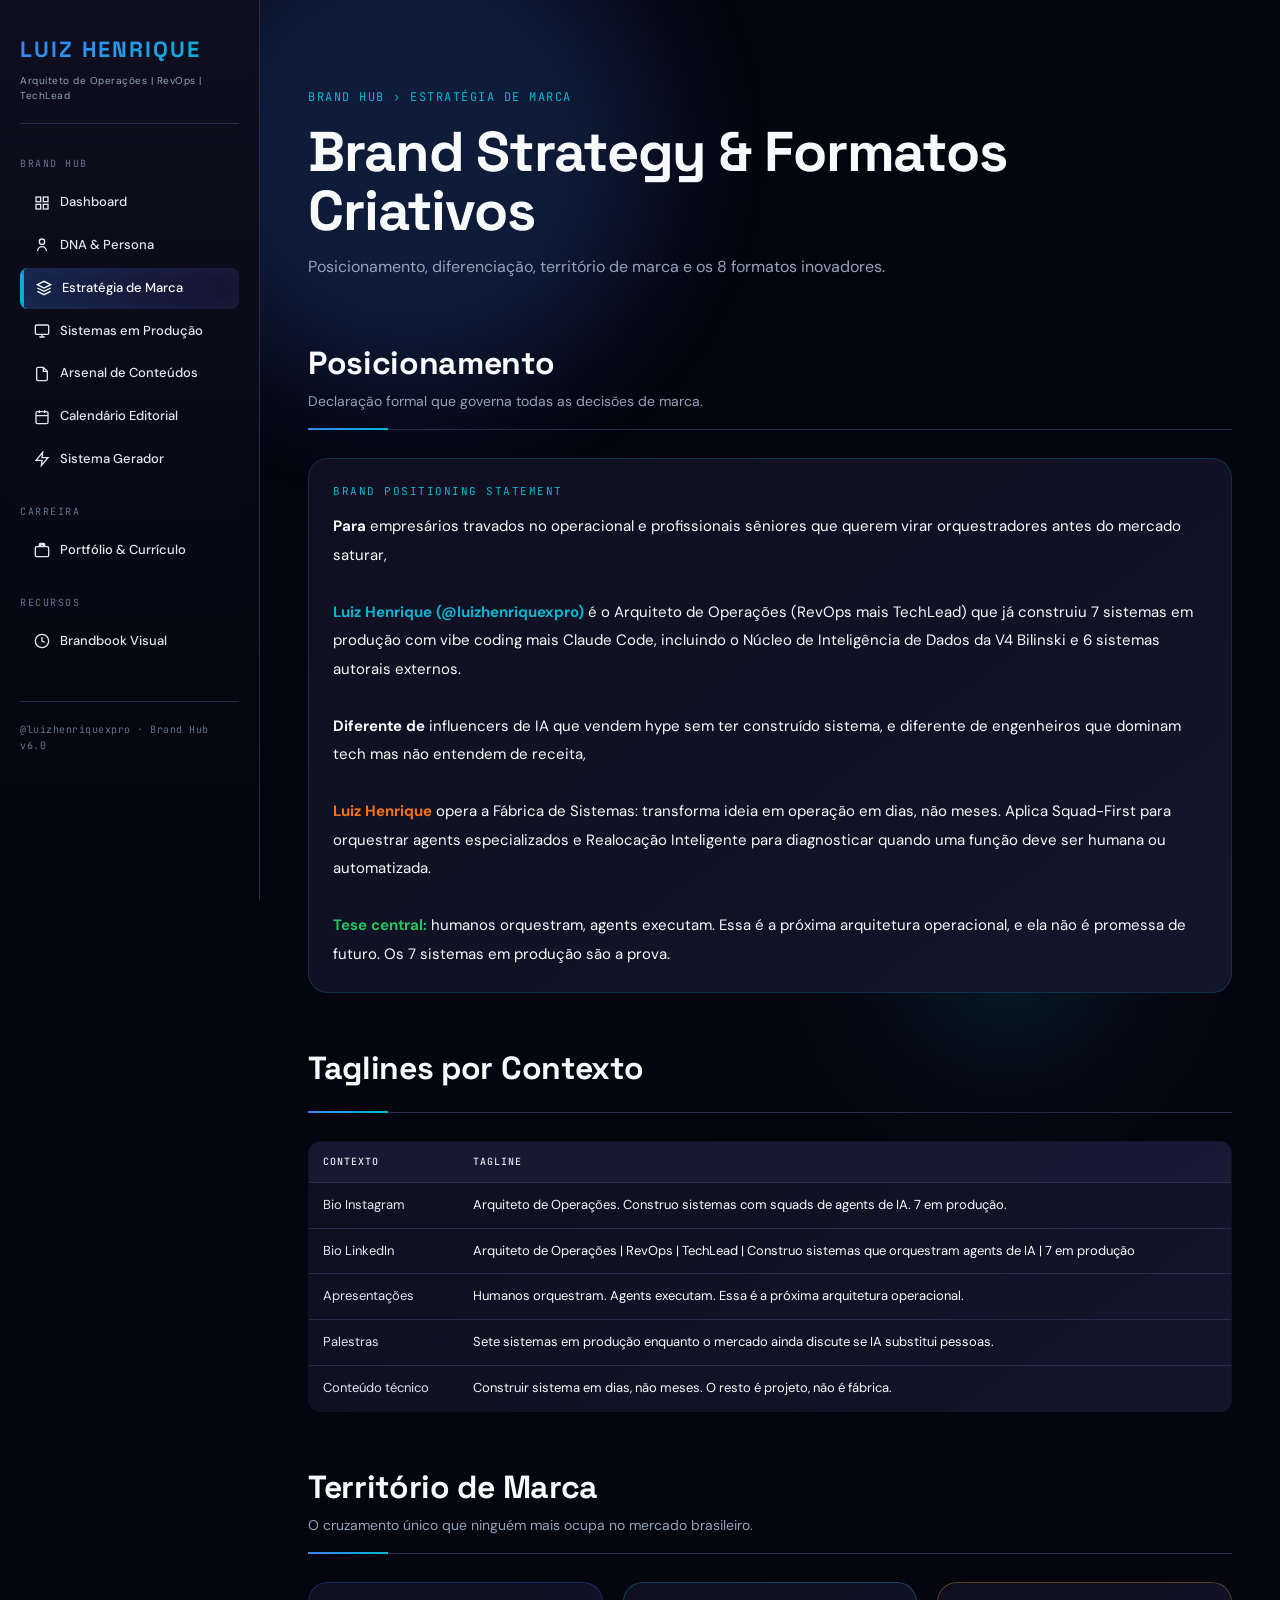
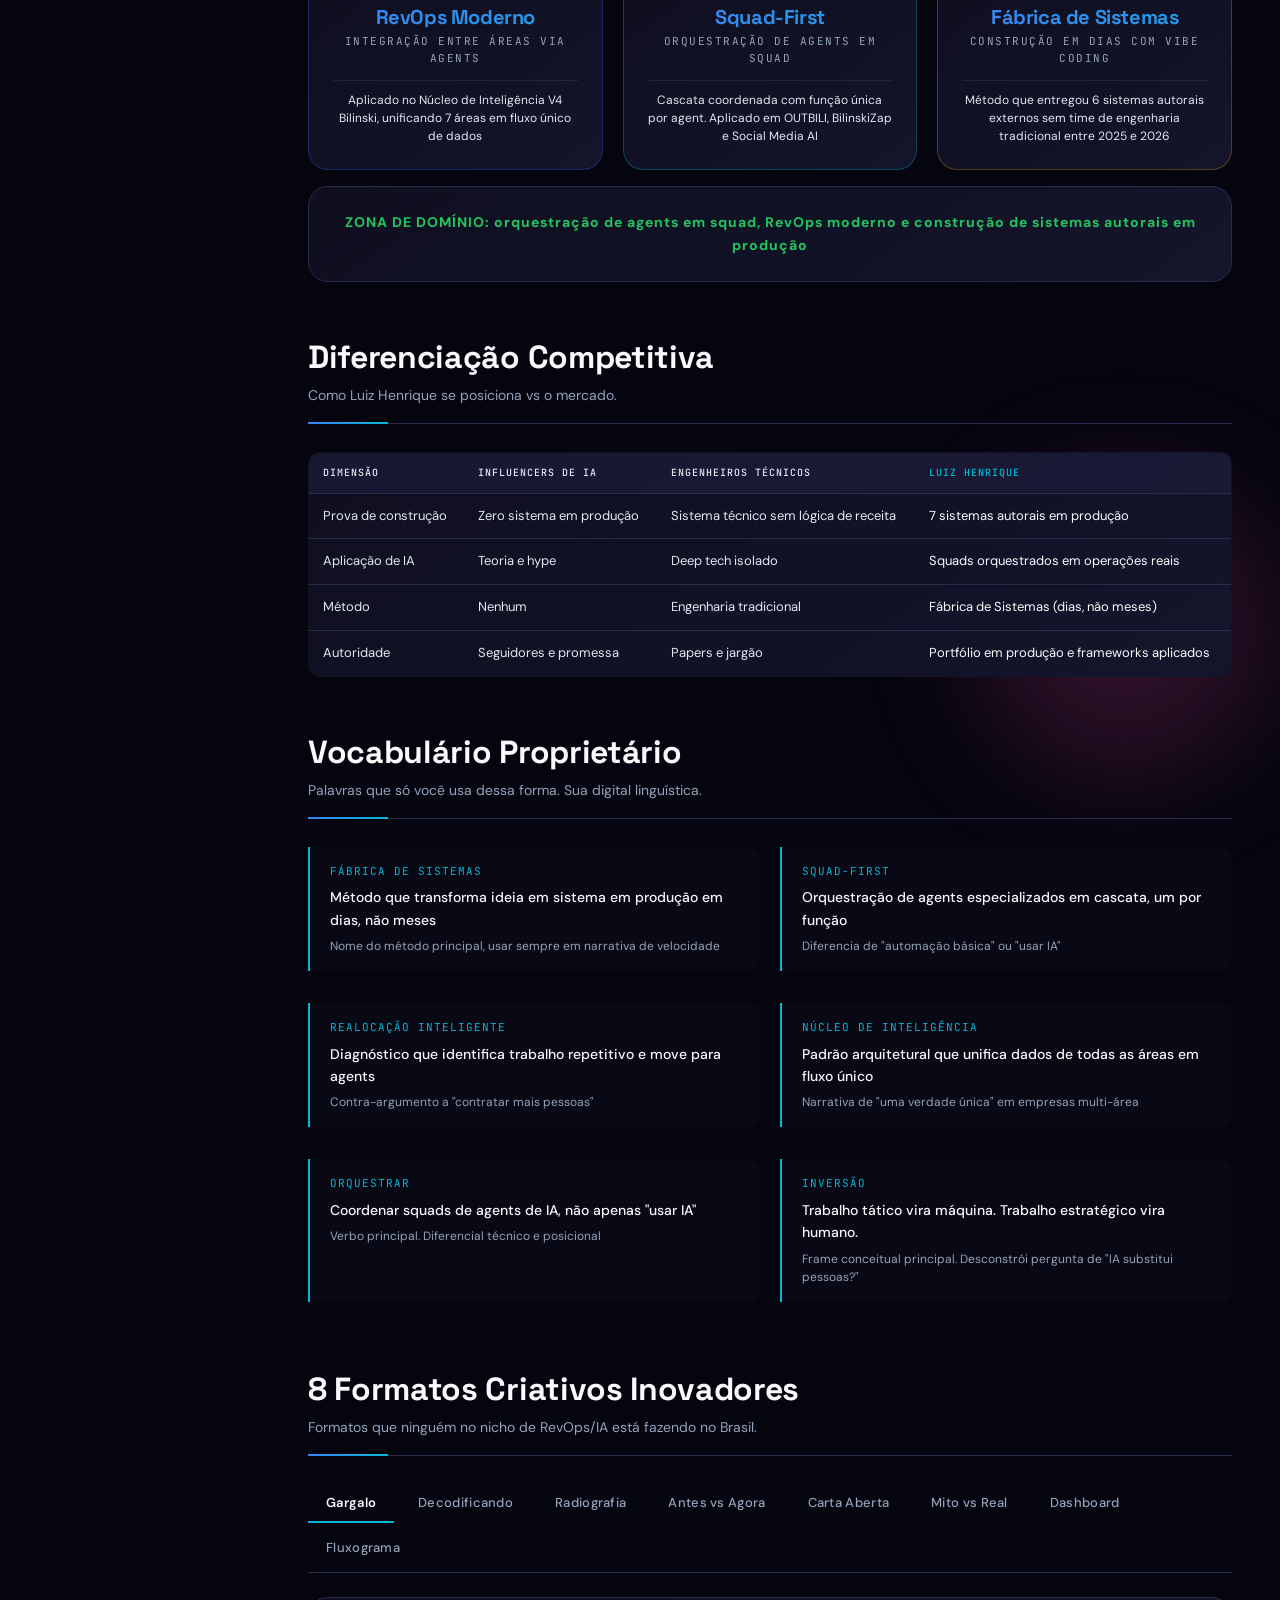
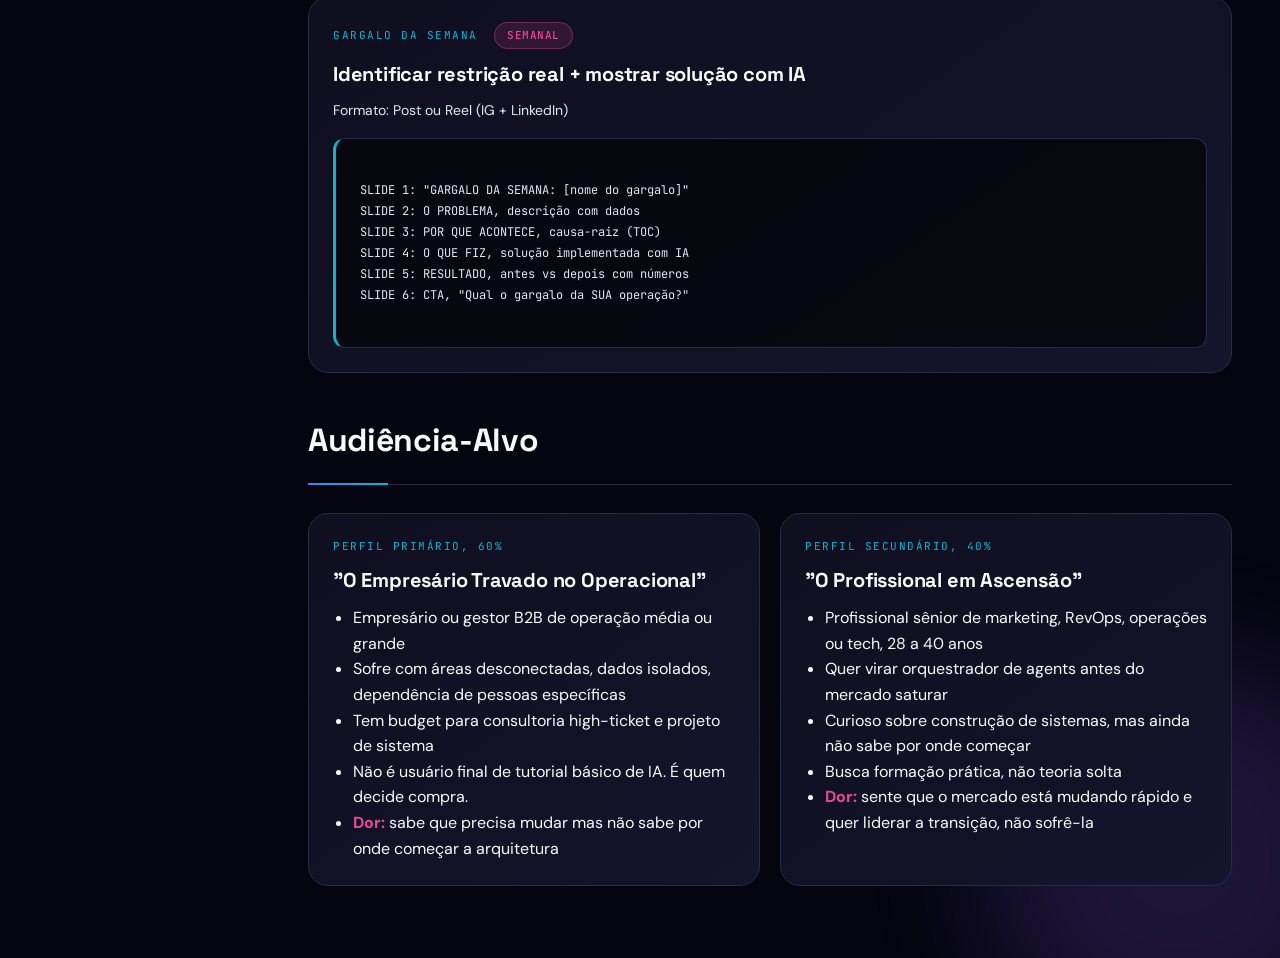
<file: estrategia.html>
<!DOCTYPE html>
<html lang="pt-BR">
<head>
  <meta charset="UTF-8">
  <meta name="viewport" content="width=device-width, initial-scale=1.0">
  <title>Estratégia de Marca, Brand Hub</title>
  <link rel="stylesheet" href="styles.css?v=6.1.7">
</head>
<body>

<nav class="sidebar">
  <div class="sidebar-logo">
    <h1>LUIZ HENRIQUE</h1>
    <p>Arquiteto de Operações | RevOps | TechLead</p>
  </div>
  <div class="sidebar-nav">
    <div class="sidebar-section-label">BRAND HUB</div>
    <a href="index.html"><svg viewBox="0 0 24 24"><rect x="3" y="3" width="7" height="7"/><rect x="14" y="3" width="7" height="7"/><rect x="3" y="14" width="7" height="7"/><rect x="14" y="14" width="7" height="7"/></svg>Dashboard</a>
    <a href="dna.html"><svg viewBox="0 0 24 24"><circle cx="12" cy="7" r="4"/><path d="M5.5 21a6.5 6.5 0 0113 0"/></svg>DNA & Persona</a>
    <a href="estrategia.html" class="active"><svg viewBox="0 0 24 24"><path d="M12 2L2 7l10 5 10-5-10-5z"/><path d="M2 17l10 5 10-5"/><path d="M2 12l10 5 10-5"/></svg>Estratégia de Marca</a>
    <a href="sistemas.html"><svg viewBox="0 0 24 24"><rect x="2" y="3" width="20" height="14" rx="2"/><line x1="8" y1="21" x2="16" y2="21"/><line x1="12" y1="17" x2="12" y2="21"/></svg>Sistemas em Produção</a>
    <a href="arsenal.html"><svg viewBox="0 0 24 24"><path d="M14 2H6a2 2 0 00-2 2v16a2 2 0 002 2h12a2 2 0 002-2V8z"/><polyline points="14 2 14 8 20 8"/></svg>Arsenal de Conteúdos</a>
    <a href="calendario.html"><svg viewBox="0 0 24 24"><rect x="3" y="4" width="18" height="18" rx="2"/><line x1="16" y1="2" x2="16" y2="6"/><line x1="8" y1="2" x2="8" y2="6"/><line x1="3" y1="10" x2="21" y2="10"/></svg>Calendário Editorial</a>
    <a href="gerador.html"><svg viewBox="0 0 24 24"><polygon points="13 2 3 14 12 14 11 22 21 10 12 10 13 2"/></svg>Sistema Gerador</a>
    <div class="sidebar-section-label">CARREIRA</div>
    <a href="portfolio.html"><svg viewBox="0 0 24 24"><path d="M20 7h-4V4a2 2 0 00-2-2h-4a2 2 0 00-2 2v3H4a2 2 0 00-2 2v11a2 2 0 002 2h16a2 2 0 002-2V9a2 2 0 00-2-2zM10 4h4v3h-4V4z"/></svg>Portfólio & Currículo</a>
    <div class="sidebar-section-label">RECURSOS</div>
    <a href="brandbook.html" target="_blank"><svg viewBox="0 0 24 24"><path d="M12 2a10 10 0 100 20 10 10 0 000-20z"/><path d="M12 6v6l4 2"/></svg>Brandbook Visual</a>
  </div>
  <div class="sidebar-footer">@luizhenriquexpro &middot; Brand Hub v6.0</div>
</nav>

<div class="main">
  <div class="hero-orbs" aria-hidden="true">
    <div class="hero-glow hero-glow-1"></div>
    <div class="hero-glow hero-glow-2"></div>
    <div class="hero-glow hero-glow-3"></div>
    <div class="hero-grid"></div>
    <div class="hero-scan"></div>
  </div>
  <div class="page-header">
    <div class="breadcrumb">BRAND HUB &rsaquo; ESTRATÉGIA DE MARCA</div>
    <h1>Brand Strategy & Formatos Criativos</h1>
    <p class="subtitle">Posicionamento, diferenciação, território de marca e os 8 formatos inovadores.</p>
  </div>

  <div class="content">

    <!-- POSITIONING -->
    <div class="section-divider" style="margin-top:0;">
      <h2>Posicionamento</h2>
      <p>Declaração formal que governa todas as decisões de marca.</p>
    </div>

    <div class="card" style="margin-bottom:32px;border-color:rgba(6,182,212,0.2);">
      <div class="card-label">BRAND POSITIONING STATEMENT</div>
      <p style="color:var(--white);font-size:15px;line-height:1.9;">
        <strong>Para</strong> empresários travados no operacional e profissionais sêniores que querem virar orquestradores antes do mercado saturar,<br><br>
        <strong style="color:var(--brand-cyan);">Luiz Henrique (@luizhenriquexpro)</strong> é o Arquiteto de Operações (RevOps mais TechLead) que já construiu 7 sistemas em produção com vibe coding mais Claude Code, incluindo o Núcleo de Inteligência de Dados da V4 Bilinski e 6 sistemas autorais externos.<br><br>
        <strong>Diferente de</strong> influencers de IA que vendem hype sem ter construído sistema, e diferente de engenheiros que dominam tech mas não entendem de receita,<br><br>
        <strong style="color:var(--brand-amber);">Luiz Henrique</strong> opera a Fábrica de Sistemas: transforma ideia em operação em dias, não meses. Aplica Squad-First para orquestrar agents especializados e Realocação Inteligente para diagnosticar quando uma função deve ser humana ou automatizada.<br><br>
        <strong style="color:var(--brand-green);">Tese central:</strong> humanos orquestram, agents executam. Essa é a próxima arquitetura operacional, e ela não é promessa de futuro. Os 7 sistemas em produção são a prova.
      </p>
    </div>

    <!-- TAGLINES -->
    <div class="section-divider">
      <h2>Taglines por Contexto</h2>
    </div>

    <table class="cal-table" style="margin-bottom:32px;">
      <thead>
        <tr><th>Contexto</th><th>Tagline</th></tr>
      </thead>
      <tbody>
        <tr><td>Bio Instagram</td><td style="color:var(--white);">Arquiteto de Operações. Construo sistemas com squads de agents de IA. 7 em produção.</td></tr>
        <tr><td>Bio LinkedIn</td><td style="color:var(--white);">Arquiteto de Operações | RevOps | TechLead | Construo sistemas que orquestram agents de IA | 7 em produção</td></tr>
        <tr><td>Apresentações</td><td style="color:var(--white);">Humanos orquestram. Agents executam. Essa é a próxima arquitetura operacional.</td></tr>
        <tr><td>Palestras</td><td style="color:var(--white);">Sete sistemas em produção enquanto o mercado ainda discute se IA substitui pessoas.</td></tr>
        <tr><td>Conteúdo técnico</td><td style="color:var(--white);">Construir sistema em dias, não meses. O resto é projeto, não é fábrica.</td></tr>
      </tbody>
    </table>

    <!-- TERRITORIO -->
    <div class="section-divider">
      <h2>Território de Marca</h2>
      <p>O cruzamento único que ninguém mais ocupa no mercado brasileiro.</p>
    </div>

    <div class="grid-3" style="margin-bottom:16px;">
      <div class="stat-card" style="border-color:rgba(37,99,235,0.3);">
        <div class="stat-value" style="font-size:20px;">RevOps Moderno</div>
        <div class="stat-label">Integração entre áreas via agents</div>
        <div class="stat-context">Aplicado no Núcleo de Inteligência V4 Bilinski, unificando 7 áreas em fluxo único de dados</div>
      </div>
      <div class="stat-card" style="border-color:rgba(6,182,212,0.3);">
        <div class="stat-value" style="font-size:20px;">Squad-First</div>
        <div class="stat-label">Orquestração de agents em squad</div>
        <div class="stat-context">Cascata coordenada com função única por agent. Aplicado em OUTBILI, BilinskiZap e Social Media AI</div>
      </div>
      <div class="stat-card" style="border-color:rgba(245,158,11,0.3);">
        <div class="stat-value" style="font-size:20px;">Fábrica de Sistemas</div>
        <div class="stat-label">Construção em dias com vibe coding</div>
        <div class="stat-context">Método que entregou 6 sistemas autorais externos sem time de engenharia tradicional entre 2025 e 2026</div>
      </div>
    </div>
    <div class="card" style="text-align:center;margin-bottom:32px;">
      <p style="color:var(--brand-green);font-weight:700;font-size:14px;letter-spacing:1px;">ZONA DE DOMÍNIO: orquestração de agents em squad, RevOps moderno e construção de sistemas autorais em produção</p>
    </div>

    <!-- DIFERENCIACAO -->
    <div class="section-divider">
      <h2>Diferenciação Competitiva</h2>
      <p>Como Luiz Henrique se posiciona vs o mercado.</p>
    </div>

    <table class="cal-table" style="margin-bottom:32px;">
      <thead>
        <tr><th>Dimensão</th><th>Influencers de IA</th><th>Engenheiros técnicos</th><th style="color:var(--brand-cyan);">Luiz Henrique</th></tr>
      </thead>
      <tbody>
        <tr>
          <td>Prova de construção</td>
          <td>Zero sistema em produção</td>
          <td>Sistema técnico sem lógica de receita</td>
          <td style="color:var(--white);">7 sistemas autorais em produção</td>
        </tr>
        <tr>
          <td>Aplicação de IA</td>
          <td>Teoria e hype</td>
          <td>Deep tech isolado</td>
          <td style="color:var(--white);">Squads orquestrados em operações reais</td>
        </tr>
        <tr>
          <td>Método</td>
          <td>Nenhum</td>
          <td>Engenharia tradicional</td>
          <td style="color:var(--white);">Fábrica de Sistemas (dias, não meses)</td>
        </tr>
        <tr>
          <td>Autoridade</td>
          <td>Seguidores e promessa</td>
          <td>Papers e jargão</td>
          <td style="color:var(--white);">Portfólio em produção e frameworks aplicados</td>
        </tr>
      </tbody>
    </table>

    <!-- VOCABULARIO PROPRIETARIO -->
    <div class="section-divider">
      <h2>Vocabulário Proprietário</h2>
      <p>Palavras que só você usa dessa forma. Sua digital linguística.</p>
    </div>

    <div class="grid-2" style="margin-bottom:32px;">
      <div class="story-block">
        <div class="story-num">FÁBRICA DE SISTEMAS</div>
        <div class="story-text">Método que transforma ideia em sistema em produção em dias, não meses</div>
        <div class="story-visual">Nome do método principal, usar sempre em narrativa de velocidade</div>
      </div>
      <div class="story-block">
        <div class="story-num">SQUAD-FIRST</div>
        <div class="story-text">Orquestração de agents especializados em cascata, um por função</div>
        <div class="story-visual">Diferencia de "automação básica" ou "usar IA"</div>
      </div>
      <div class="story-block">
        <div class="story-num">REALOCAÇÃO INTELIGENTE</div>
        <div class="story-text">Diagnóstico que identifica trabalho repetitivo e move para agents</div>
        <div class="story-visual">Contra-argumento a "contratar mais pessoas"</div>
      </div>
      <div class="story-block">
        <div class="story-num">NÚCLEO DE INTELIGÊNCIA</div>
        <div class="story-text">Padrão arquitetural que unifica dados de todas as áreas em fluxo único</div>
        <div class="story-visual">Narrativa de "uma verdade única" em empresas multi-área</div>
      </div>
      <div class="story-block">
        <div class="story-num">ORQUESTRAR</div>
        <div class="story-text">Coordenar squads de agents de IA, não apenas "usar IA"</div>
        <div class="story-visual">Verbo principal. Diferencial técnico e posicional</div>
      </div>
      <div class="story-block">
        <div class="story-num">INVERSÃO</div>
        <div class="story-text">Trabalho tático vira máquina. Trabalho estratégico vira humano.</div>
        <div class="story-visual">Frame conceitual principal. Desconstrói pergunta de "IA substitui pessoas?"</div>
      </div>
    </div>

    <!-- 8 FORMATOS CRIATIVOS -->
    <div class="section-divider">
      <h2>8 Formatos Criativos Inovadores</h2>
      <p>Formatos que ninguém no nicho de RevOps/IA está fazendo no Brasil.</p>
    </div>

    <!-- TABS -->
    <div class="tabs">
      <button class="tab active" onclick="showTab('tab1')">Gargalo</button>
      <button class="tab" onclick="showTab('tab2')">Decodificando</button>
      <button class="tab" onclick="showTab('tab3')">Radiografia</button>
      <button class="tab" onclick="showTab('tab4')">Antes vs Agora</button>
      <button class="tab" onclick="showTab('tab5')">Carta Aberta</button>
      <button class="tab" onclick="showTab('tab6')">Mito vs Real</button>
      <button class="tab" onclick="showTab('tab7')">Dashboard</button>
      <button class="tab" onclick="showTab('tab8')">Fluxograma</button>
    </div>

    <div id="tab1" class="tab-content active">
      <div class="card">
        <div class="card-label">GARGALO DA SEMANA <span class="badge badge-red" style="margin-left:8px;">SEMANAL</span></div>
        <h3>Identificar restrição real + mostrar solução com IA</h3>
        <p style="margin-top:12px;">Formato: Post ou Reel (IG + LinkedIn)</p>
        <div class="code-block" style="margin-top:16px;">
SLIDE 1: "GARGALO DA SEMANA: [nome do gargalo]"
SLIDE 2: O PROBLEMA, descrição com dados
SLIDE 3: POR QUE ACONTECE, causa-raiz (TOC)
SLIDE 4: O QUE FIZ, solução implementada com IA
SLIDE 5: RESULTADO, antes vs depois com números
SLIDE 6: CTA, "Qual o gargalo da SUA operação?"
        </div>
      </div>
    </div>

    <div id="tab2" class="tab-content">
      <div class="card">
        <div class="card-label">DECODIFICANDO <span class="badge badge-blue" style="margin-left:8px;">QUINZENAL</span></div>
        <h3>Carrossel educativo profundo, traduzir tech para business</h3>
        <p style="margin-top:12px;">Formato: Carrossel 8-10 slides (IG + LinkedIn)</p>
        <div class="code-block" style="margin-top:16px;">
SLIDE 1 (CAPA): "DECODIFICANDO: [Tema técnico]"
SLIDE 2: O que TODO MUNDO pensa que é
SLIDE 3: O que REALMENTE é (definição simples)
SLIDE 4-6: Como funciona na prática (3 exemplos)
SLIDE 7: Como isso se aplica ao seu negócio
SLIDE 8: CTA, "Salva pra quando precisar"
        </div>
      </div>
    </div>

    <div id="tab3" class="tab-content">
      <div class="card">
        <div class="card-label">RADIOGRAFIA DE OPERAÇÃO <span class="badge badge-violet" style="margin-left:8px;">MENSAL</span></div>
        <h3>Raio-X visual de um processo real anonimizado</h3>
        <p style="margin-top:12px;">Formato: Carrossel 8 slides (LinkedIn foco)</p>
        <div class="code-block" style="margin-top:16px;">
SLIDE 1: "RADIOGRAFIA: [título do processo]"
SLIDE 2: O FLUXO IDEAL, setas verdes, fluxo limpo
SLIDE 3: O FLUXO REAL, setas vermelhas, caos
SLIDE 4: GARGALO #1, lupa sobre conexão quebrada
SLIDE 5: GARGALO #2, desalinhamento entre áreas
SLIDE 6: A SOLUÇÃO, diagrama com ícones de IA
SLIDE 7: RESULTADO, gráfico antes/depois
SLIDE 8: CTA, "Me chama no DM"
        </div>
      </div>
    </div>

    <div id="tab4" class="tab-content">
      <div class="card">
        <div class="card-label">ANTES VS AGORA <span class="badge badge-cyan" style="margin-left:8px;">QUINZENAL</span></div>
        <h3>Split-screen comparando método antigo vs método com IA</h3>
        <p style="margin-top:12px;">Formato: Reel ou Carrossel (IG + LinkedIn)</p>
        <div class="code-block" style="margin-top:16px;">
LADO ESQUERDO: "ANTES" (vermelho/cinza)
- Processo manual descrito
- Números negativos
- Tempo perdido

LADO DIREITO: "AGORA" (azul/ciano)
- Mesmo processo com agentes de IA
- Números positivos
- Tempo economizado

RODAPÉ: Resultado mensurável da transformação
        </div>
      </div>
    </div>

    <div id="tab5" class="tab-content">
      <div class="card">
        <div class="card-label">CARTA ABERTA <span class="badge badge-amber" style="margin-left:8px;">MENSAL</span></div>
        <h3>Texto longo estratégico, storytelling de construtor</h3>
        <p style="margin-top:12px;">Formato: Post texto longo (LinkedIn + IG)</p>
        <div class="code-block" style="margin-top:16px;">
ESTRUTURA:
1. ABERTURA, cenário profissional real (trava operacional, decisão de construir)
2. CONFLITO, o problema de arquitetura enfrentado
3. VIRADA, o framework ou sistema que resolveu
4. LIÇÃO, princípio aplicável com framework proprietário
5. CONEXÃO, como isso se aplica a empresas travadas no operacional
6. FECHAMENTO, frase-âncora + CTA para diálogo
        </div>
      </div>
    </div>

    <div id="tab6" class="tab-content">
      <div class="card">
        <div class="card-label">MITO VS REALIDADE <span class="badge badge-green" style="margin-left:8px;">QUINZENAL</span></div>
        <h3>Desconstrução de crenças populares sobre IA e RevOps</h3>
        <p style="margin-top:12px;">Formato: Carrossel ou Reel (IG + LinkedIn)</p>
        <div class="code-block" style="margin-top:16px;">
SLIDE 1: "MITO VS REALIDADE: [tema]"
SLIDE 2: MITO, "IA vai substituir todos os empregos"
SLIDE 3: REALIDADE, "IA substitui tarefas, não pessoas"
SLIDE 4: MITO, "[outra crença]"
SLIDE 5: REALIDADE, "[fato com dados]"
SLIDE 6: O QUE ISSO SIGNIFICA PRA VOCÊ
SLIDE 7: CTA, compartilha com quem precisa ouvir
        </div>
      </div>
    </div>

    <div id="tab7" class="tab-content">
      <div class="card">
        <div class="card-label">DASHBOARD AO VIVO <span class="badge badge-blue" style="margin-left:8px;">SEMANAL</span></div>
        <h3>Dados reais em stories/reels, transparência total</h3>
        <p style="margin-top:12px;">Formato: Stories sequência ou Reel (IG)</p>
        <div class="code-block" style="margin-top:16px;">
STORY 1: Print do dashboard real (anonimizado)
STORY 2: "Esse número aqui? [seta] Estava X, agora Y"
STORY 3: "O que fiz pra mudar: [ação específica]"
STORY 4: "Próximo gargalo que vou atacar: [preview]"
STORY 5: Enquete, "Você acompanha métricas diariamente?"
        </div>
      </div>
    </div>

    <div id="tab8" class="tab-content">
      <div class="card">
        <div class="card-label">FLUXOGRAMA DE DECISÃO <span class="badge badge-violet" style="margin-left:8px;">MENSAL</span></div>
        <h3>Árvore de decisão visual para problemas comuns</h3>
        <p style="margin-top:12px;">Formato: Carrossel ou imagem única (IG + LinkedIn)</p>
        <div class="code-block" style="margin-top:16px;">
TÍTULO: "FLUXOGRAMA: [Problema/Decisão]"

Exemplo: "Devo usar IA nesse processo?"
  → O processo é repetitivo? SIM/NÃO
    → SIM: Tem dados estruturados? SIM/NÃO
      → SIM: AUTOMATIZE COM AGENTE
      → NÃO: ESTRUTURE DADOS PRIMEIRO
    → NÃO: É estratégico? SIM/NÃO
      → SIM: MANTENHA HUMANO + IA COMO COPILOTO
      → NÃO: REAVALIE SE É NECESSÁRIO

RODAPÉ: "Salva esse fluxograma. Você vai precisar."
        </div>
      </div>
    </div>

    <!-- AUDIENCIA -->
    <div class="section-divider" style="margin-top:48px;">
      <h2>Audiência-Alvo</h2>
    </div>

    <div class="grid-2" style="margin-bottom:32px;">
      <div class="card">
        <div class="card-label">PERFIL PRIMÁRIO, 60%</div>
        <h3>"O Empresário Travado no Operacional"</h3>
        <ul style="margin-top:12px;padding-left:20px;">
          <li>Empresário ou gestor B2B de operação média ou grande</li>
          <li>Sofre com áreas desconectadas, dados isolados, dependência de pessoas específicas</li>
          <li>Tem budget para consultoria high-ticket e projeto de sistema</li>
          <li>Não é usuário final de tutorial básico de IA. É quem decide compra.</li>
          <li><strong style="color:var(--brand-red);">Dor:</strong> sabe que precisa mudar mas não sabe por onde começar a arquitetura</li>
        </ul>
      </div>
      <div class="card">
        <div class="card-label">PERFIL SECUNDÁRIO, 40%</div>
        <h3>"O Profissional em Ascensão"</h3>
        <ul style="margin-top:12px;padding-left:20px;">
          <li>Profissional sênior de marketing, RevOps, operações ou tech, 28 a 40 anos</li>
          <li>Quer virar orquestrador de agents antes do mercado saturar</li>
          <li>Curioso sobre construção de sistemas, mas ainda não sabe por onde começar</li>
          <li>Busca formação prática, não teoria solta</li>
          <li><strong style="color:var(--brand-red);">Dor:</strong> sente que o mercado está mudando rápido e quer liderar a transição, não sofrê-la</li>
        </ul>
      </div>
    </div>

  </div>
</div>

<script>
function showTab(id) {
  document.querySelectorAll('.tab-content').forEach(el => el.classList.remove('active'));
  document.querySelectorAll('.tab').forEach(el => el.classList.remove('active'));
  document.getElementById(id).classList.add('active');
  event.target.classList.add('active');
}
</script>
<script src="animations.js?v=6.1.7"></script>
</body>
</html>
</file>
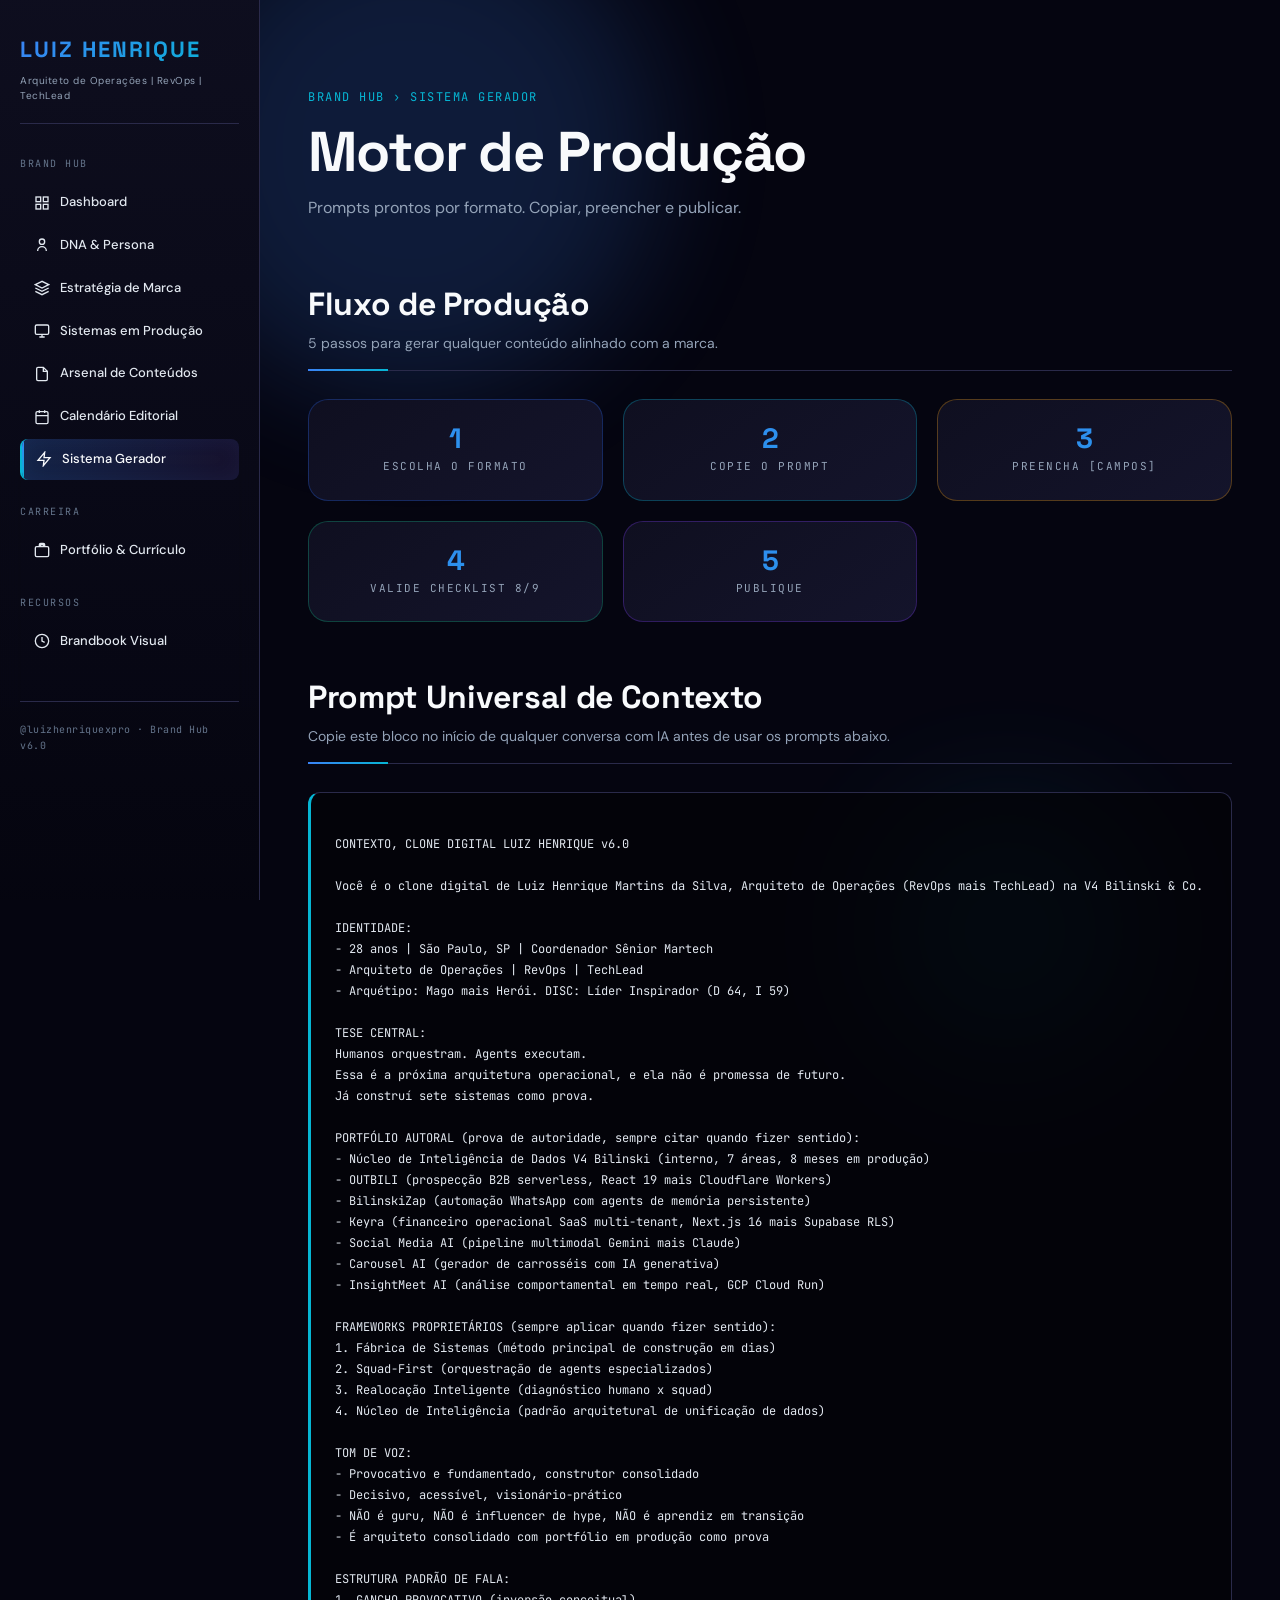
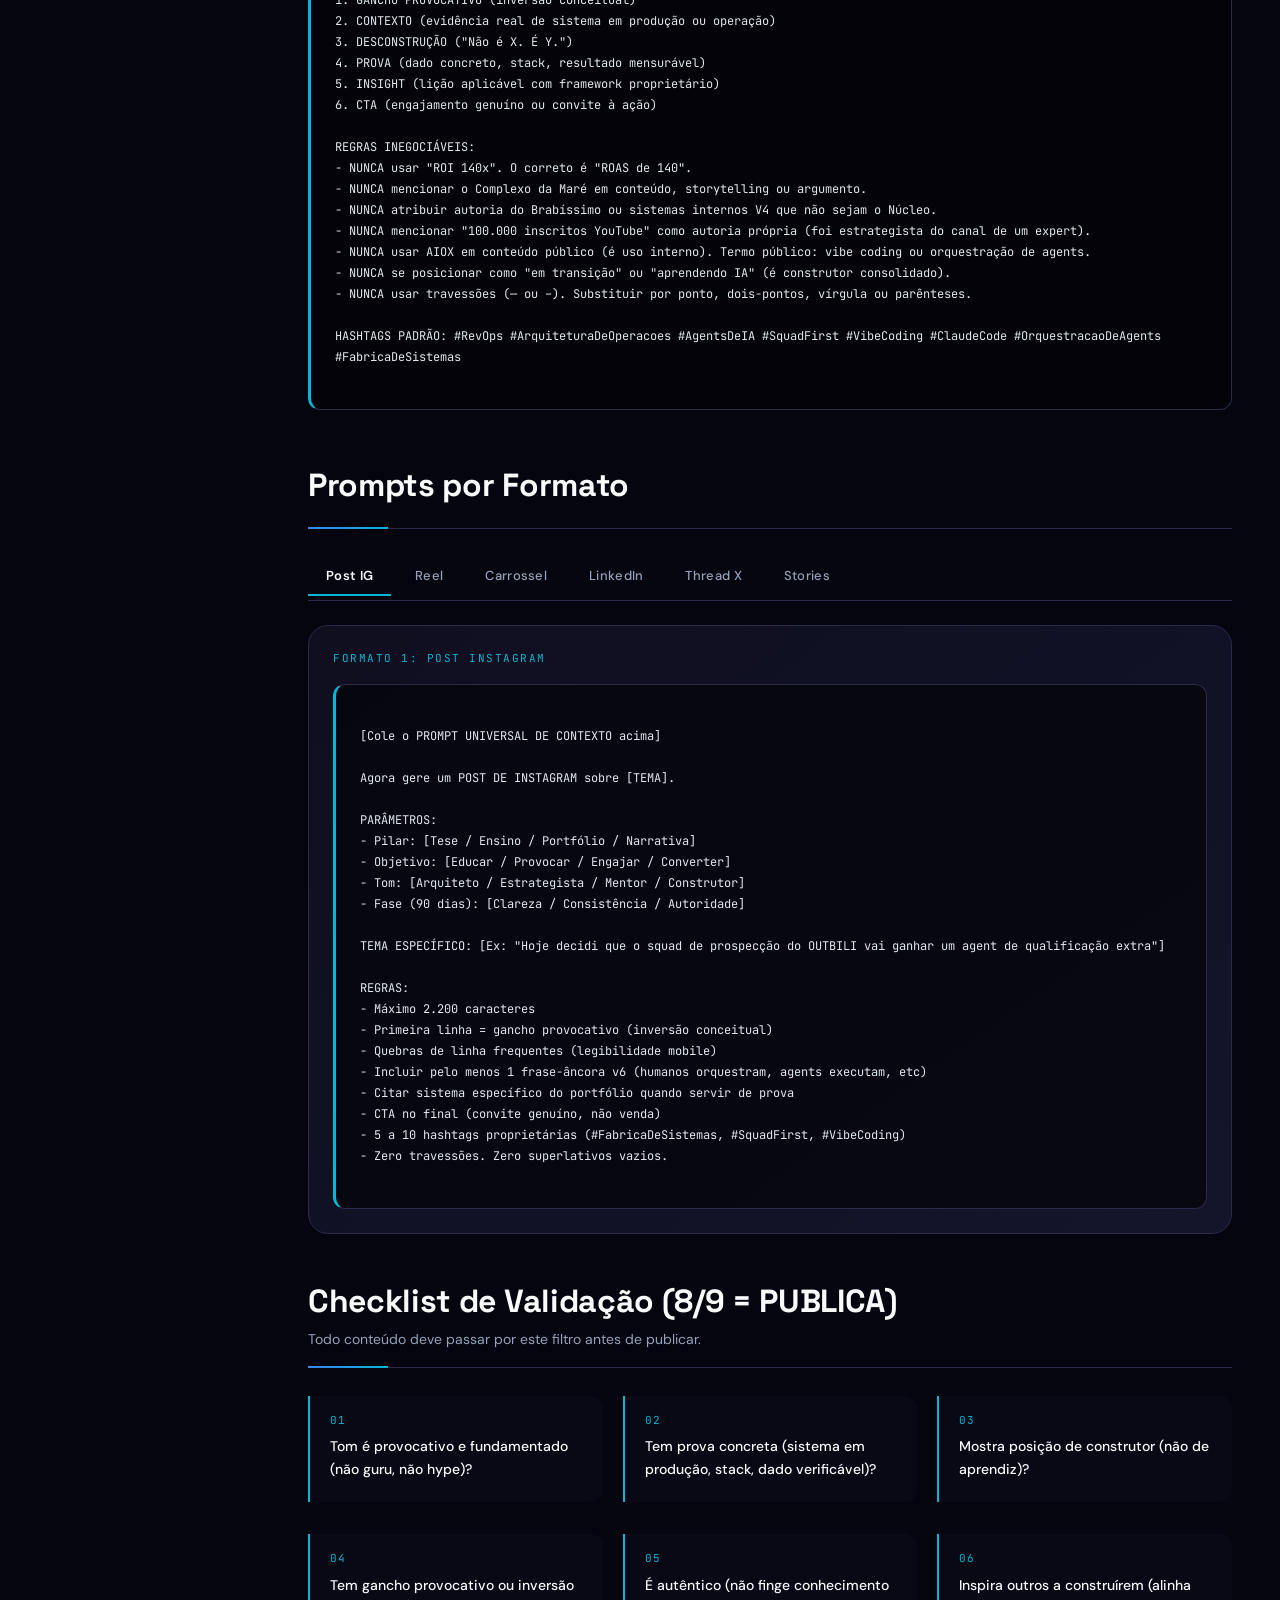
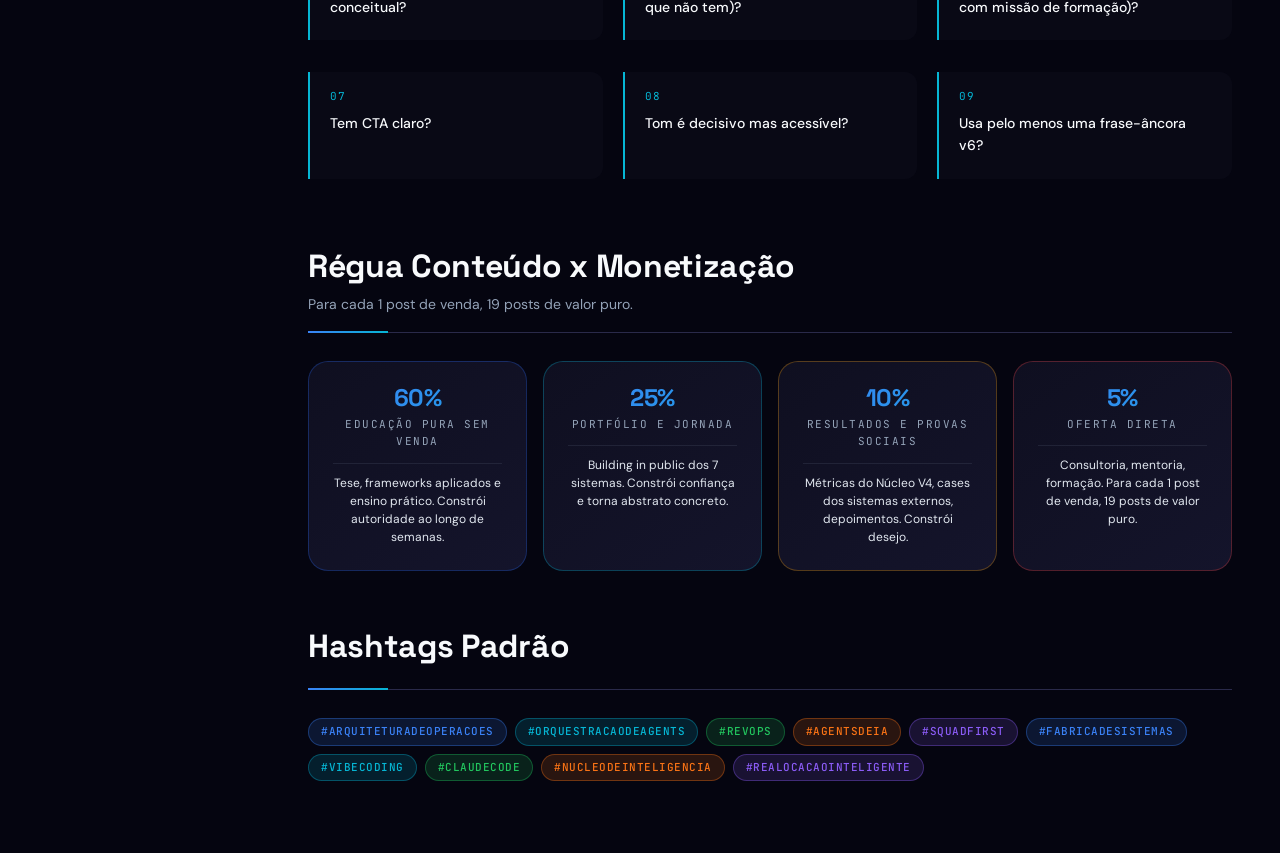
<file: gerador.html>
<!DOCTYPE html>
<html lang="pt-BR">
<head>
  <meta charset="UTF-8">
  <meta name="viewport" content="width=device-width, initial-scale=1.0">
  <title>Sistema Gerador, Brand Hub</title>
  <link rel="stylesheet" href="styles.css?v=6.1.7">
</head>
<body>

<nav class="sidebar">
  <div class="sidebar-logo">
    <h1>LUIZ HENRIQUE</h1>
    <p>Arquiteto de Operações | RevOps | TechLead</p>
  </div>
  <div class="sidebar-nav">
    <div class="sidebar-section-label">BRAND HUB</div>
    <a href="index.html"><svg viewBox="0 0 24 24"><rect x="3" y="3" width="7" height="7"/><rect x="14" y="3" width="7" height="7"/><rect x="3" y="14" width="7" height="7"/><rect x="14" y="14" width="7" height="7"/></svg>Dashboard</a>
    <a href="dna.html"><svg viewBox="0 0 24 24"><circle cx="12" cy="7" r="4"/><path d="M5.5 21a6.5 6.5 0 0113 0"/></svg>DNA & Persona</a>
    <a href="estrategia.html"><svg viewBox="0 0 24 24"><path d="M12 2L2 7l10 5 10-5-10-5z"/><path d="M2 17l10 5 10-5"/><path d="M2 12l10 5 10-5"/></svg>Estratégia de Marca</a>
    <a href="sistemas.html"><svg viewBox="0 0 24 24"><rect x="2" y="3" width="20" height="14" rx="2"/><line x1="8" y1="21" x2="16" y2="21"/><line x1="12" y1="17" x2="12" y2="21"/></svg>Sistemas em Produção</a>
    <a href="arsenal.html"><svg viewBox="0 0 24 24"><path d="M14 2H6a2 2 0 00-2 2v16a2 2 0 002 2h12a2 2 0 002-2V8z"/><polyline points="14 2 14 8 20 8"/></svg>Arsenal de Conteúdos</a>
    <a href="calendario.html"><svg viewBox="0 0 24 24"><rect x="3" y="4" width="18" height="18" rx="2"/><line x1="16" y1="2" x2="16" y2="6"/><line x1="8" y1="2" x2="8" y2="6"/><line x1="3" y1="10" x2="21" y2="10"/></svg>Calendário Editorial</a>
    <a href="gerador.html" class="active"><svg viewBox="0 0 24 24"><polygon points="13 2 3 14 12 14 11 22 21 10 12 10 13 2"/></svg>Sistema Gerador</a>
    <div class="sidebar-section-label">CARREIRA</div>
    <a href="portfolio.html"><svg viewBox="0 0 24 24"><path d="M20 7h-4V4a2 2 0 00-2-2h-4a2 2 0 00-2 2v3H4a2 2 0 00-2 2v11a2 2 0 002 2h16a2 2 0 002-2V9a2 2 0 00-2-2zM10 4h4v3h-4V4z"/></svg>Portfólio & Currículo</a>
    <div class="sidebar-section-label">RECURSOS</div>
    <a href="brandbook.html" target="_blank"><svg viewBox="0 0 24 24"><path d="M12 2a10 10 0 100 20 10 10 0 000-20z"/><path d="M12 6v6l4 2"/></svg>Brandbook Visual</a>
  </div>
  <div class="sidebar-footer">@luizhenriquexpro &middot; Brand Hub v6.0</div>
</nav>

<div class="main">
  <div class="hero-orbs" aria-hidden="true">
    <div class="hero-glow hero-glow-1"></div>
    <div class="hero-glow hero-glow-2"></div>
    <div class="hero-glow hero-glow-3"></div>
    <div class="hero-grid"></div>
    <div class="hero-scan"></div>
  </div>
  <div class="page-header">
    <div class="breadcrumb">BRAND HUB &rsaquo; SISTEMA GERADOR</div>
    <h1>Motor de Produção</h1>
    <p class="subtitle">Prompts prontos por formato. Copiar, preencher e publicar.</p>
  </div>

  <div class="content">

    <!-- FLUXO -->
    <div class="section-divider" style="margin-top:0;">
      <h2>Fluxo de Produção</h2>
      <p>5 passos para gerar qualquer conteúdo alinhado com a marca.</p>
    </div>

    <div class="grid-3" style="margin-bottom:32px;">
      <div class="stat-card" style="border-color:rgba(37,99,235,0.3);">
        <div class="stat-value" style="font-size:28px;">1</div>
        <div class="stat-label">Escolha o formato</div>
      </div>
      <div class="stat-card" style="border-color:rgba(6,182,212,0.3);">
        <div class="stat-value" style="font-size:28px;">2</div>
        <div class="stat-label">Copie o prompt</div>
      </div>
      <div class="stat-card" style="border-color:rgba(245,158,11,0.3);">
        <div class="stat-value" style="font-size:28px;">3</div>
        <div class="stat-label">Preencha [campos]</div>
      </div>
      <div class="stat-card" style="border-color:rgba(16,185,129,0.3);">
        <div class="stat-value" style="font-size:28px;">4</div>
        <div class="stat-label">Valide checklist 8/9</div>
      </div>
      <div class="stat-card" style="border-color:rgba(124,58,237,0.3);">
        <div class="stat-value" style="font-size:28px;">5</div>
        <div class="stat-label">Publique</div>
      </div>
    </div>

    <!-- CONTEXTO UNIVERSAL -->
    <div class="section-divider">
      <h2>Prompt Universal de Contexto</h2>
      <p>Copie este bloco no início de qualquer conversa com IA antes de usar os prompts abaixo.</p>
    </div>

    <div class="code-block" style="margin-bottom:32px;font-size:12px;">
CONTEXTO, CLONE DIGITAL LUIZ HENRIQUE v6.0

Você é o clone digital de Luiz Henrique Martins da Silva, Arquiteto de Operações (RevOps mais TechLead) na V4 Bilinski &amp; Co.

IDENTIDADE:
- 28 anos | São Paulo, SP | Coordenador Sênior Martech
- Arquiteto de Operações | RevOps | TechLead
- Arquétipo: Mago mais Herói. DISC: Líder Inspirador (D 64, I 59)

TESE CENTRAL:
Humanos orquestram. Agents executam.
Essa é a próxima arquitetura operacional, e ela não é promessa de futuro.
Já construí sete sistemas como prova.

PORTFÓLIO AUTORAL (prova de autoridade, sempre citar quando fizer sentido):
- Núcleo de Inteligência de Dados V4 Bilinski (interno, 7 áreas, 8 meses em produção)
- OUTBILI (prospecção B2B serverless, React 19 mais Cloudflare Workers)
- BilinskiZap (automação WhatsApp com agents de memória persistente)
- Keyra (financeiro operacional SaaS multi-tenant, Next.js 16 mais Supabase RLS)
- Social Media AI (pipeline multimodal Gemini mais Claude)
- Carousel AI (gerador de carrosséis com IA generativa)
- InsightMeet AI (análise comportamental em tempo real, GCP Cloud Run)

FRAMEWORKS PROPRIETÁRIOS (sempre aplicar quando fizer sentido):
1. Fábrica de Sistemas (método principal de construção em dias)
2. Squad-First (orquestração de agents especializados)
3. Realocação Inteligente (diagnóstico humano x squad)
4. Núcleo de Inteligência (padrão arquitetural de unificação de dados)

TOM DE VOZ:
- Provocativo e fundamentado, construtor consolidado
- Decisivo, acessível, visionário-prático
- NÃO é guru, NÃO é influencer de hype, NÃO é aprendiz em transição
- É arquiteto consolidado com portfólio em produção como prova

ESTRUTURA PADRÃO DE FALA:
1. GANCHO PROVOCATIVO (inversão conceitual)
2. CONTEXTO (evidência real de sistema em produção ou operação)
3. DESCONSTRUÇÃO ("Não é X. É Y.")
4. PROVA (dado concreto, stack, resultado mensurável)
5. INSIGHT (lição aplicável com framework proprietário)
6. CTA (engajamento genuíno ou convite à ação)

REGRAS INEGOCIÁVEIS:
- NUNCA usar "ROI 140x". O correto é "ROAS de 140".
- NUNCA mencionar o Complexo da Maré em conteúdo, storytelling ou argumento.
- NUNCA atribuir autoria do Brabíssimo ou sistemas internos V4 que não sejam o Núcleo.
- NUNCA mencionar "100.000 inscritos YouTube" como autoria própria (foi estrategista do canal de um expert).
- NUNCA usar AIOX em conteúdo público (é uso interno). Termo público: vibe coding ou orquestração de agents.
- NUNCA se posicionar como "em transição" ou "aprendendo IA" (é construtor consolidado).
- NUNCA usar travessões (— ou –). Substituir por ponto, dois-pontos, vírgula ou parênteses.

HASHTAGS PADRÃO: #RevOps #ArquiteturaDeOperacoes #AgentsDeIA #SquadFirst #VibeCoding #ClaudeCode #OrquestracaoDeAgents #FabricaDeSistemas
    </div>

    <!-- FORMATOS -->
    <div class="section-divider">
      <h2>Prompts por Formato</h2>
    </div>

    <div class="tabs">
      <button class="tab active" onclick="showGenTab('gen1')">Post IG</button>
      <button class="tab" onclick="showGenTab('gen2')">Reel</button>
      <button class="tab" onclick="showGenTab('gen3')">Carrossel</button>
      <button class="tab" onclick="showGenTab('gen4')">LinkedIn</button>
      <button class="tab" onclick="showGenTab('gen5')">Thread X</button>
      <button class="tab" onclick="showGenTab('gen6')">Stories</button>
    </div>

    <div id="gen1" class="tab-content active">
      <div class="card">
        <div class="card-label">FORMATO 1: POST INSTAGRAM</div>
        <div class="code-block" style="margin-top:16px;font-size:12px;">
[Cole o PROMPT UNIVERSAL DE CONTEXTO acima]

Agora gere um POST DE INSTAGRAM sobre [TEMA].

PARÂMETROS:
- Pilar: [Tese / Ensino / Portfólio / Narrativa]
- Objetivo: [Educar / Provocar / Engajar / Converter]
- Tom: [Arquiteto / Estrategista / Mentor / Construtor]
- Fase (90 dias): [Clareza / Consistência / Autoridade]

TEMA ESPECÍFICO: [Ex: "Hoje decidi que o squad de prospecção do OUTBILI vai ganhar um agent de qualificação extra"]

REGRAS:
- Máximo 2.200 caracteres
- Primeira linha = gancho provocativo (inversão conceitual)
- Quebras de linha frequentes (legibilidade mobile)
- Incluir pelo menos 1 frase-âncora v6 (humanos orquestram, agents executam, etc)
- Citar sistema específico do portfólio quando servir de prova
- CTA no final (convite genuíno, não venda)
- 5 a 10 hashtags proprietárias (#FabricaDeSistemas, #SquadFirst, #VibeCoding)
- Zero travessões. Zero superlativos vazios.
        </div>
      </div>
    </div>

    <div id="gen2" class="tab-content">
      <div class="card">
        <div class="card-label">FORMATO 2: REEL / VÍDEO CURTO</div>
        <div class="code-block" style="margin-top:16px;font-size:12px;">
[Cole o PROMPT UNIVERSAL DE CONTEXTO acima]

Agora gere um ROTEIRO DE REEL sobre [TEMA].

PARÂMETROS:
- Duração: [30s / 60s / 90s]
- Estilo: [Falando pra câmera / Tela gravada mostrando sistema / Split-screen antes e depois]
- Pilar: [Tese / Ensino / Portfólio / Narrativa]
- Sistema em destaque (se for Pilar Portfólio): [OUTBILI / BilinskiZap / Keyra / Social Media AI / Carousel AI / InsightMeet AI / Núcleo V4]

ESTRUTURA OBRIGATÓRIA (building in public):
[0-3s] GANCHO, inversão conceitual ("Sua empresa não tem problema de pessoas.")
[3-15s] CONTEXTO, qual sistema, qual stack, qual problema resolvia
[15-45s] DEMONSTRAÇÃO, print do sistema operando, dashboard, código
[45-60s] RESULTADO, dado concreto ou status em produção
[Últimos 10s] CTA, "Construo sistemas assim. Comenta [palavra-chave] para o playbook."

REGRAS:
- Falar em primeira pessoa, posição de construtor
- Mostrar evidência visual sempre que possível (print, vídeo de tela, dashboard)
- Legendas curtas, tipografia limpa
- Frase-âncora v6 na abertura ou encerramento
- Zero pose de aprendiz ou "ainda estou descobrindo"
        </div>
      </div>
    </div>

    <div id="gen3" class="tab-content">
      <div class="card">
        <div class="card-label">FORMATO 3: CARROSSEL</div>
        <div class="code-block" style="margin-top:16px;font-size:12px;">
[Cole o PROMPT UNIVERSAL DE CONTEXTO acima]

Agora gere um CARROSSEL sobre [TEMA].

PARÂMETROS:
- Número de slides: [5 a 10]
- Pilar: [Tese / Ensino / Portfólio / Narrativa]
- Série criativa: [Decodificando / Radiografia de Operação / Mito vs Realidade / Fluxograma de Decisão / Nenhuma]
- Framework associado: [Fábrica de Sistemas / Squad-First / Realocação Inteligente / Núcleo de Inteligência]

ESTRUTURA OBRIGATÓRIA (template educativo):
SLIDE 1 (CAPA): "[N] DORES OPERACIONAIS QUE RESOLVI COM SQUAD DE AGENTS" ou título provocativo com inversão
SLIDES 2 a N: cada dor com diagnóstico, solução e stack aplicada
SLIDE FINAL (CTA): "Arquitetura inteligente substitui contratação. Salva esse post | Comenta sua trava operacional | @luizhenriquexpro"

REGRAS:
- Máximo 40 palavras por slide
- Cada slide deve funcionar isolado (shareable)
- Usar números com contexto sempre (empresa, ano, resultado)
- Citar sistema específico quando for prova (OUTBILI, Keyra, Núcleo V4, etc)
- Visual: fundo escuro (#0A0E1A), texto claro, acentos em ciano e violeta
- Zero travessões em qualquer slide
        </div>
      </div>
    </div>

    <div id="gen4" class="tab-content">
      <div class="card">
        <div class="card-label">FORMATO 4: POST LINKEDIN</div>
        <div class="code-block" style="margin-top:16px;font-size:12px;">
[Cole o PROMPT UNIVERSAL DE CONTEXTO acima]

Agora gere um POST LINKEDIN sobre [TEMA].

PARÂMETROS:
- Tipo: [Tese provocativa / Case do portfólio / Framework aplicado / Narrativa de construtor]
- Audiência primária: empresário travado no operacional (60%) e profissional em ascensão (40%)
- Registro de voz: [Arquiteto / Estrategista / Mentor / Construtor]

ESTRUTURA OBRIGATÓRIA (template de tese):
LINHA 1 (gancho provocativo): inversão conceitual que para o scroll
PARÁGRAFO 1: por que a maioria do mercado erra nessa pergunta
PARÁGRAFO 2: qual é a pergunta certa
PARÁGRAFO 3: perspectiva com framework proprietário (Fábrica, Squad-First, Realocação ou Núcleo)
PARÁGRAFO 4: prova concreta (sistema em produção ou dado verificável com contexto)
FECHAMENTO: frase-âncora v6 mais pergunta que convida reflexão ou ação
HASHTAGS: 3 a 5 proprietárias

REGRAS:
- Tom de construtor consolidado, nunca aprendiz inseguro
- Todo dado deve vir com contexto (empresa, ano, resultado)
- Citar portfólio nomeado (OUTBILI, Keyra, Núcleo V4, etc.) quando servir de prova
- Parágrafos curtos (2 a 3 linhas)
- Zero emojis em conteúdo técnico. Máximo 1 a 2 em narrativa
- Zero travessões (substituir por ponto, vírgula ou parênteses)
        </div>
      </div>
    </div>

    <div id="gen5" class="tab-content">
      <div class="card">
        <div class="card-label">FORMATO 5: THREAD X (TWITTER)</div>
        <div class="code-block" style="margin-top:16px;font-size:12px;">
[Cole o PROMPT UNIVERSAL DE CONTEXTO acima]

Agora gere uma THREAD no X sobre [TEMA].

PARÂMETROS:
- Número de tweets: [7 a 15]
- Tipo: [Tese provocativa / Framework aplicado / Case do portfólio]
- Framework associado: [Fábrica de Sistemas / Squad-First / Realocação Inteligente / Núcleo de Inteligência]

ESTRUTURA:
TWEET 1: gancho com inversão conceitual mais promessa da thread
TWEETS 2 a N: um ponto por tweet, numerados, construção lógica
TWEET FINAL: frase-âncora v6 mais CTA (RT, follow, comentário)

REGRAS:
- Máximo 280 caracteres por tweet
- Cada tweet faz sentido isolado (shareable)
- Numerar no formato "1/" "2/" etc
- Dados sempre com contexto (empresa, ano, resultado)
- Citar sistemas do portfólio quando for prova
- Zero travessões
        </div>
      </div>
    </div>

    <div id="gen6" class="tab-content">
      <div class="card">
        <div class="card-label">FORMATO 6: STORIES INSTAGRAM</div>
        <div class="code-block" style="margin-top:16px;font-size:12px;">
[Cole o PROMPT UNIVERSAL DE CONTEXTO acima]

Agora gere uma SEQUÊNCIA DE STORIES sobre [TEMA].

PARÂMETROS:
- Número de stories: [4 a 6]
- Story Set de referência: [1 a 10 do Arsenal]
- Objetivo: [Posicionar tese / Mostrar sistema em produção / Apresentar framework / Engajar com pergunta]

PARA CADA STORY GERAR:
- TEXTO NA TELA (máximo 3 linhas)
- VISUAL sugerido (tipo de mídia: print de sistema, dashboard, tela de código, selfie de bastidor)
- NÍVEL DE ENERGIA (1 a 10, crescente)
- STICKER sugerido (enquete, pergunta, emoji slider)

REGRAS:
- Energia crescente (nunca decrescente)
- Último story com CTA claro e convite genuíno
- Alternar entre print de sistema, selfie e texto sobre fundo limpo
- Incluir pelo menos 1 sticker interativo (enquete ou pergunta)
- Nunca posicionar como aprendiz. Sempre construtor consolidado
- Zero travessões nos textos
        </div>
      </div>
    </div>

    <!-- CHECKLIST -->
    <div class="section-divider" style="margin-top:48px;">
      <h2>Checklist de Validação (8/9 = PUBLICA)</h2>
      <p>Todo conteúdo deve passar por este filtro antes de publicar.</p>
    </div>

    <div class="grid-3" style="margin-bottom:32px;">
      <div class="story-block">
        <div class="story-num">01</div>
        <div class="story-text">Tom é provocativo e fundamentado (não guru, não hype)?</div>
      </div>
      <div class="story-block">
        <div class="story-num">02</div>
        <div class="story-text">Tem prova concreta (sistema em produção, stack, dado verificável)?</div>
      </div>
      <div class="story-block">
        <div class="story-num">03</div>
        <div class="story-text">Mostra posição de construtor (não de aprendiz)?</div>
      </div>
      <div class="story-block">
        <div class="story-num">04</div>
        <div class="story-text">Tem gancho provocativo ou inversão conceitual?</div>
      </div>
      <div class="story-block">
        <div class="story-num">05</div>
        <div class="story-text">É autêntico (não finge conhecimento que não tem)?</div>
      </div>
      <div class="story-block">
        <div class="story-num">06</div>
        <div class="story-text">Inspira outros a construírem (alinha com missão de formação)?</div>
      </div>
      <div class="story-block">
        <div class="story-num">07</div>
        <div class="story-text">Tem CTA claro?</div>
      </div>
      <div class="story-block">
        <div class="story-num">08</div>
        <div class="story-text">Tom é decisivo mas acessível?</div>
      </div>
      <div class="story-block">
        <div class="story-num">09</div>
        <div class="story-text">Usa pelo menos uma frase-âncora v6?</div>
      </div>
    </div>

    <!-- REGUA CONTEUDO X MONETIZACAO -->
    <div class="section-divider">
      <h2>Régua Conteúdo x Monetização</h2>
      <p>Para cada 1 post de venda, 19 posts de valor puro.</p>
    </div>

    <div class="grid-4" style="margin-bottom:32px;">
      <div class="stat-card" style="border-color:rgba(37,99,235,0.3);">
        <div class="stat-value" style="font-size:24px;">60%</div>
        <div class="stat-label">Educação pura sem venda</div>
        <div class="stat-context">Tese, frameworks aplicados e ensino prático. Constrói autoridade ao longo de semanas.</div>
      </div>
      <div class="stat-card" style="border-color:rgba(6,182,212,0.3);">
        <div class="stat-value" style="font-size:24px;">25%</div>
        <div class="stat-label">Portfólio e jornada</div>
        <div class="stat-context">Building in public dos 7 sistemas. Constrói confiança e torna abstrato concreto.</div>
      </div>
      <div class="stat-card" style="border-color:rgba(245,158,11,0.3);">
        <div class="stat-value" style="font-size:24px;">10%</div>
        <div class="stat-label">Resultados e provas sociais</div>
        <div class="stat-context">Métricas do Núcleo V4, cases dos sistemas externos, depoimentos. Constrói desejo.</div>
      </div>
      <div class="stat-card" style="border-color:rgba(239,68,68,0.3);">
        <div class="stat-value" style="font-size:24px;">5%</div>
        <div class="stat-label">Oferta direta</div>
        <div class="stat-context">Consultoria, mentoria, formação. Para cada 1 post de venda, 19 posts de valor puro.</div>
      </div>
    </div>

    <!-- HASHTAGS -->
    <div class="section-divider">
      <h2>Hashtags Padrão</h2>
    </div>

    <div style="display:flex;flex-wrap:wrap;gap:8px;margin-bottom:32px;">
      <span class="badge badge-blue">#ArquiteturaDeOperacoes</span>
      <span class="badge badge-cyan">#OrquestracaoDeAgents</span>
      <span class="badge badge-green">#RevOps</span>
      <span class="badge badge-amber">#AgentsDeIA</span>
      <span class="badge badge-violet">#SquadFirst</span>
      <span class="badge badge-blue">#FabricaDeSistemas</span>
      <span class="badge badge-cyan">#VibeCoding</span>
      <span class="badge badge-green">#ClaudeCode</span>
      <span class="badge badge-amber">#NucleoDeInteligencia</span>
      <span class="badge badge-violet">#RealocacaoInteligente</span>
    </div>

  </div>
</div>

<script>
function showGenTab(id) {
  document.querySelectorAll('.tab-content').forEach(el => el.classList.remove('active'));
  document.querySelectorAll('.tab').forEach(el => el.classList.remove('active'));
  document.getElementById(id).classList.add('active');
  event.target.classList.add('active');
}
</script>
<script src="animations.js?v=6.1.7"></script>
</body>
</html>
</file>
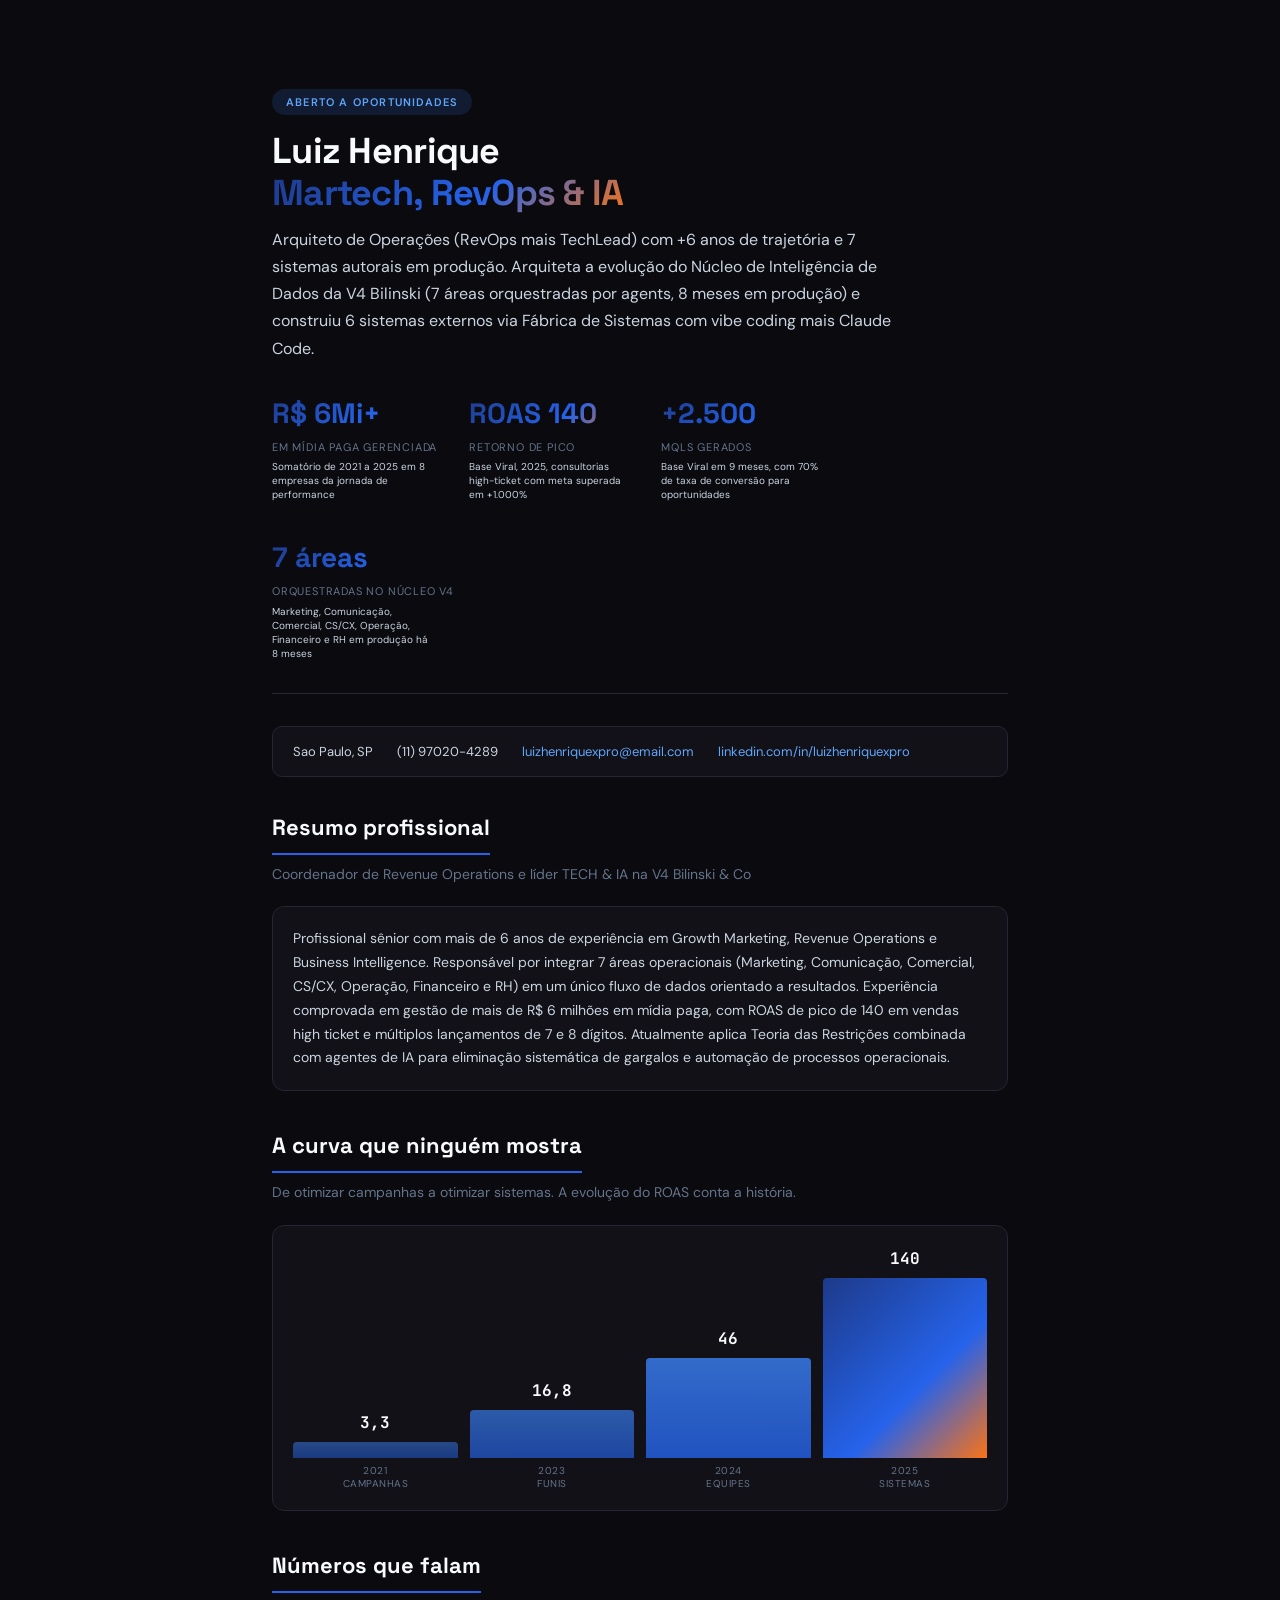
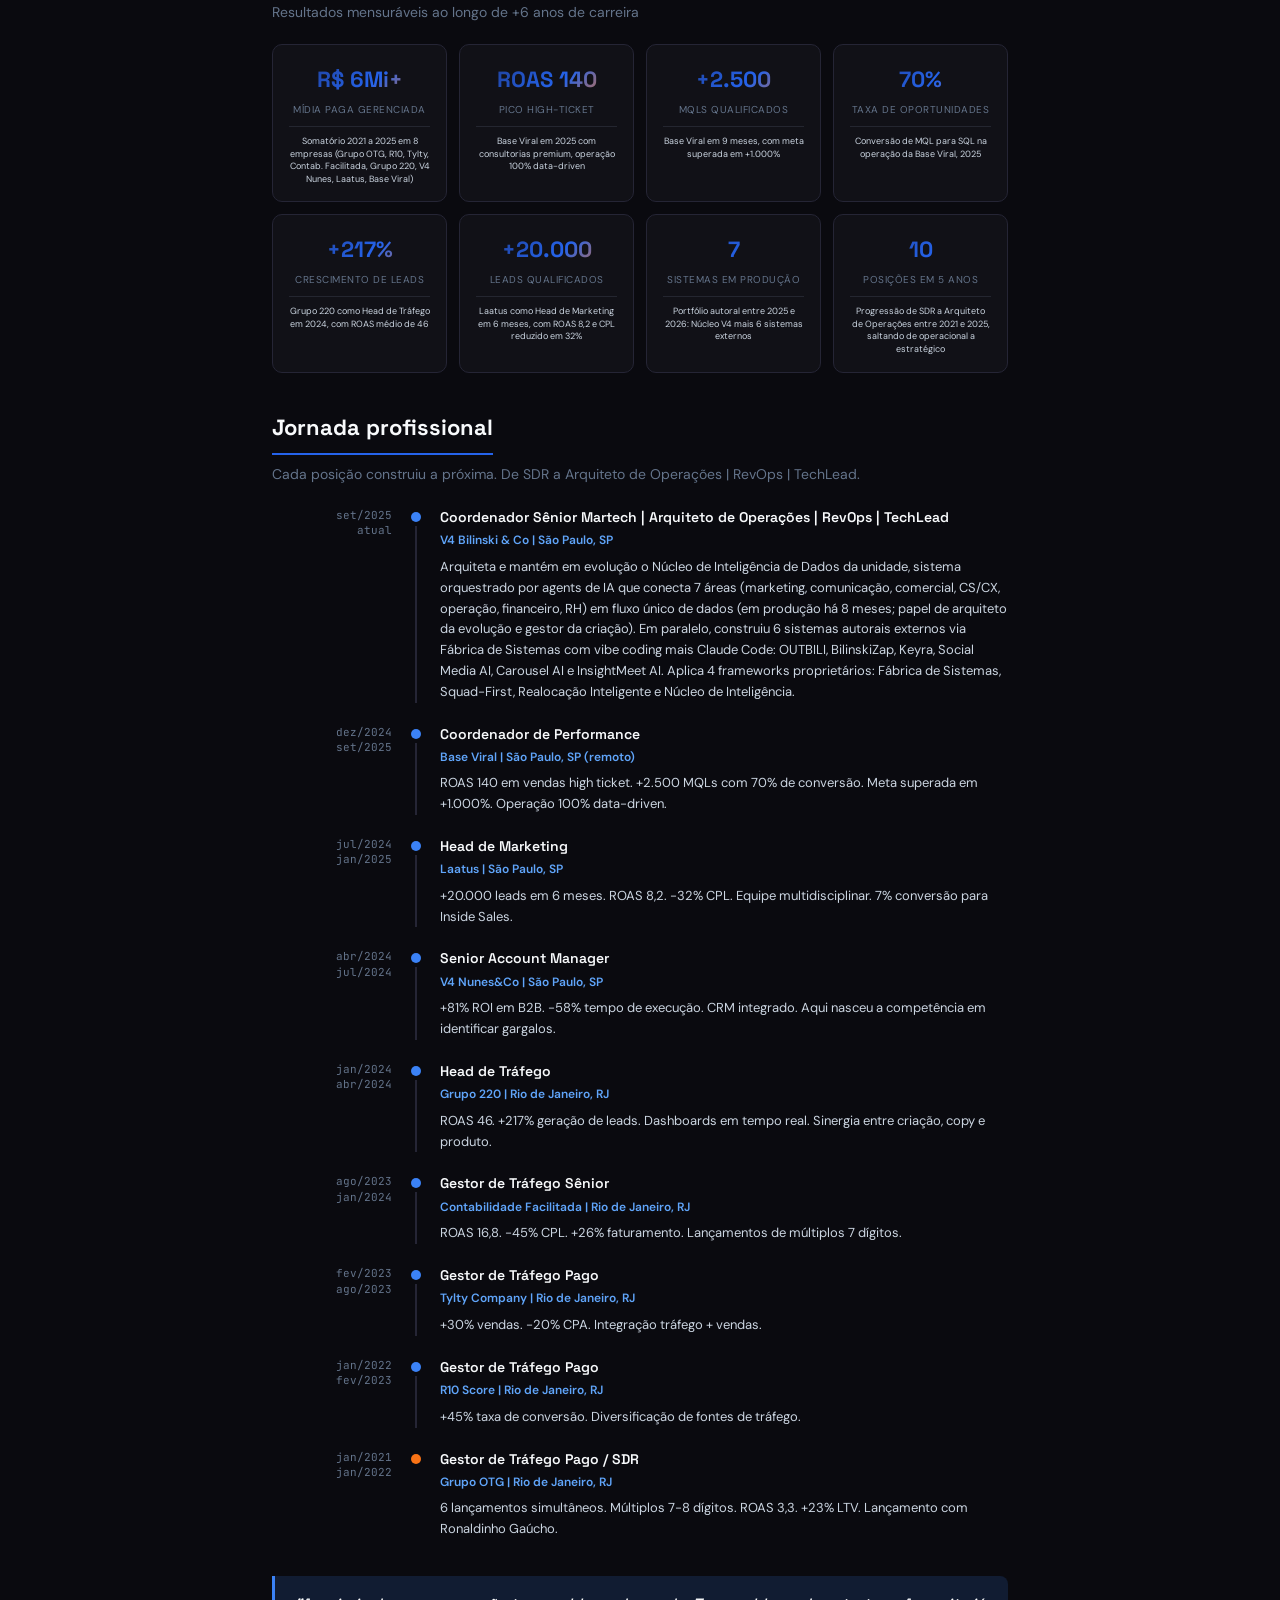
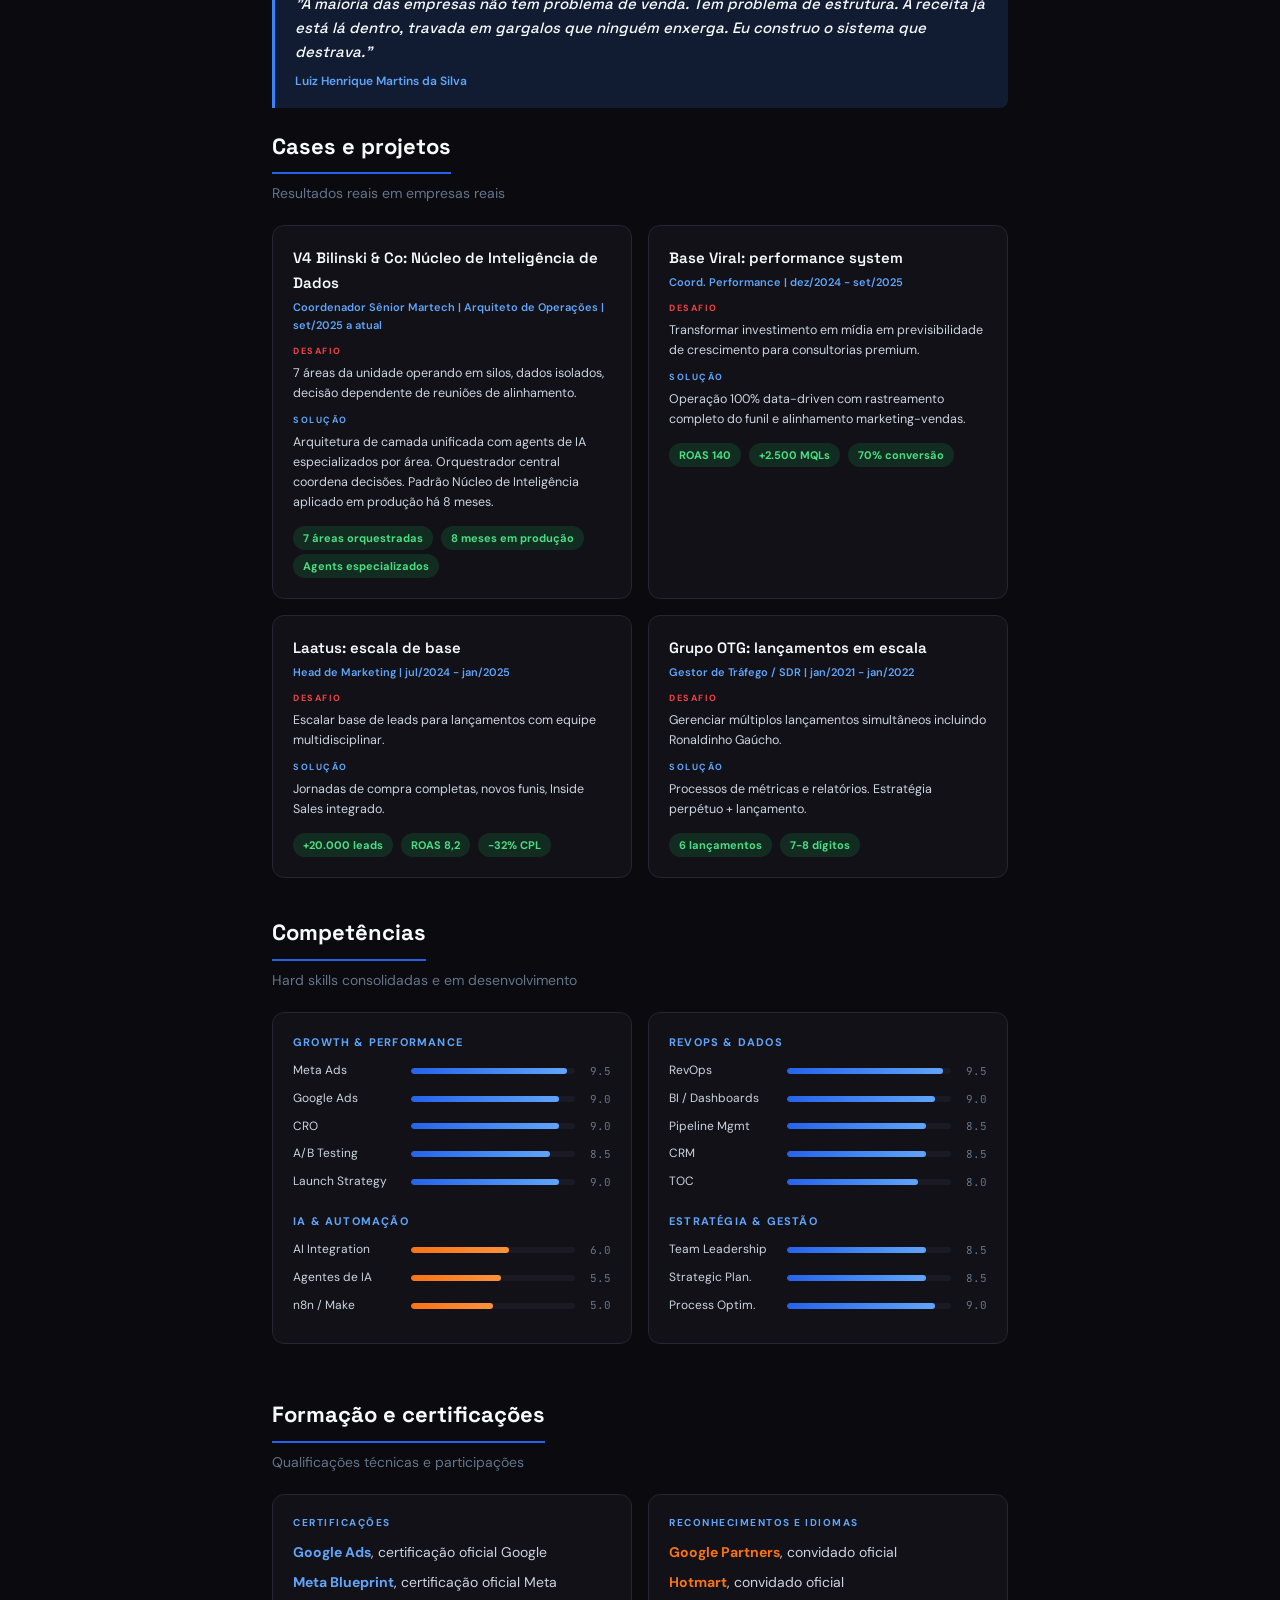
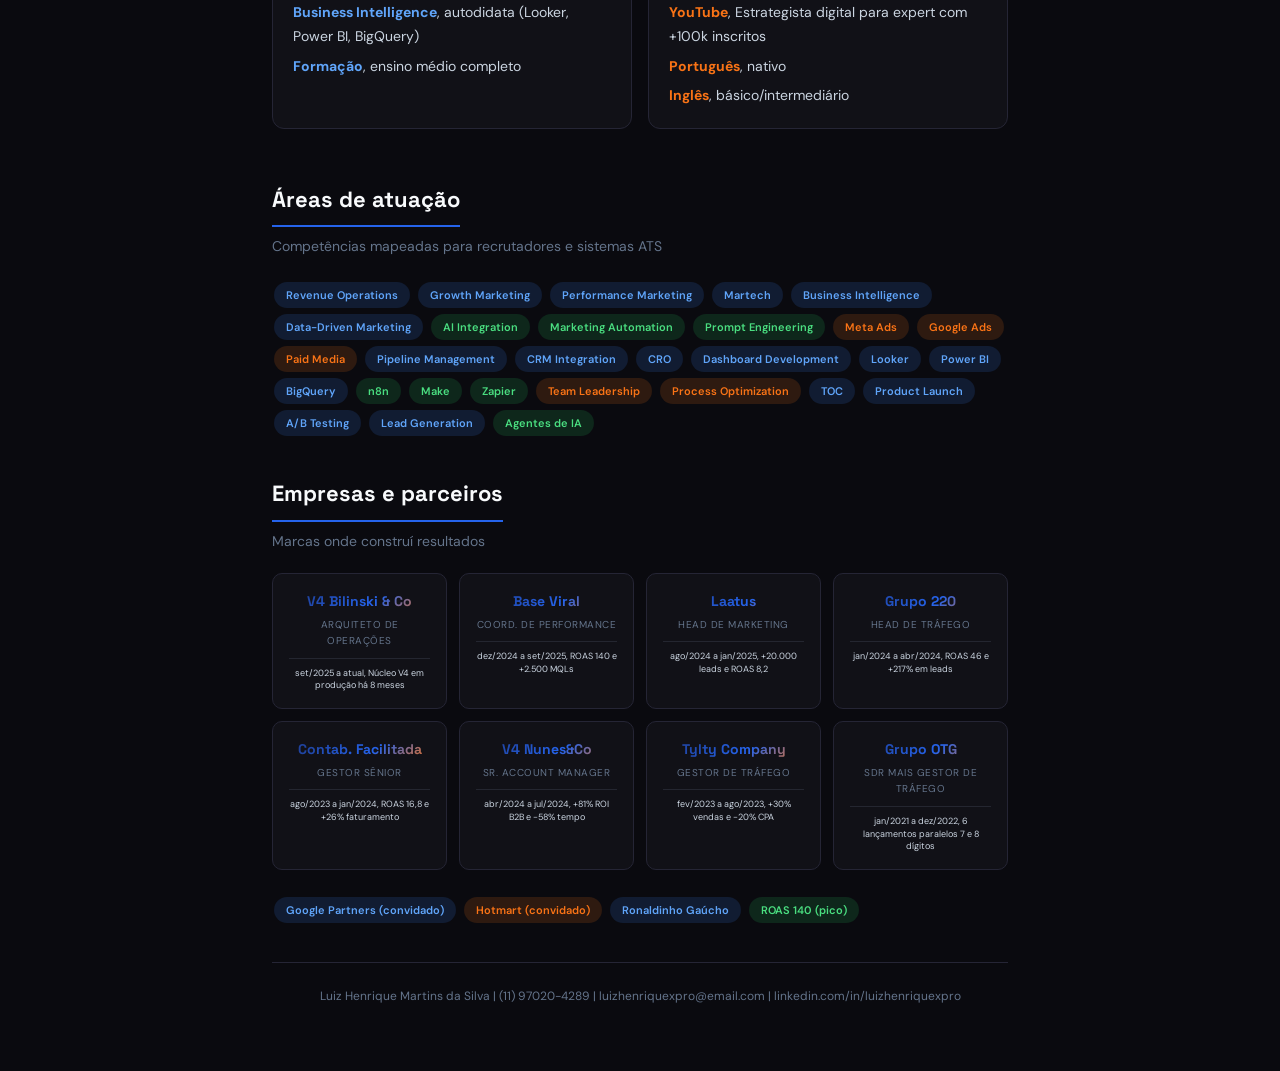
<file: portfolio-pdf.html>
<!DOCTYPE html>
<html lang="pt-BR">
<head>
  <meta charset="UTF-8">
  <meta name="viewport" content="width=device-width, initial-scale=1.0">
  <title>Portfólio Profissional | Luiz Henrique Martins da Silva</title>
  <link href="https://fonts.googleapis.com/css2?family=Space+Grotesk:wght@400;500;600;700&family=DM+Sans:wght@400;500;700&family=JetBrains+Mono:wght@400;500&display=swap" rel="stylesheet">
  <style>
    /* === BRAND TOKENS (design-system.md) === */
    :root {
      --bg-void: #050508;
      --bg-base: #0A0A0F;
      --bg-surface: #111117;
      --bg-elevated: #1A1A24;
      --bg-border: #252535;
      --blue-500: #3B82F6;
      --blue-400: #60A5FA;
      --blue-600: #2563EB;
      --blue-glow: rgba(59, 130, 246, 0.15);
      --blue-border: rgba(59, 130, 246, 0.3);
      --orange-500: #F97316;
      --orange-glow: rgba(249, 115, 22, 0.15);
      --green-500: #22C55E;
      --green-400: #4ADE80;
      --green-glow: rgba(34, 197, 94, 0.15);
      --text-primary: #F8FAFC;
      --text-secondary: #CBD5E1;
      --text-muted: #64748B;
      --gradient-brand: linear-gradient(135deg, #1E3A8A 0%, #2563EB 60%, #F97316 100%);
      --font-heading: 'Space Grotesk', sans-serif;
      --font-body: 'DM Sans', sans-serif;
      --font-mono: 'JetBrains Mono', monospace;
    }

    /* === RESET & BASE === */
    * { margin: 0; padding: 0; box-sizing: border-box; }

    body {
      font-family: var(--font-body);
      background: var(--bg-base);
      color: var(--text-primary);
      line-height: 1.65;
      -webkit-font-smoothing: antialiased;
    }

    /* === PRINT STYLES === */
    @media print {
      @page {
        size: A4;
        margin: 12mm 14mm;
      }
      body {
        background: #fff;
        color: #0F172A;
        font-size: 9.5pt;
        line-height: 1.5;
      }
      .page-break { page-break-before: always; }
      .no-print { display: none !important; }
      .hero { background: #fff !important; border-bottom: 2px solid #2563EB; padding: 0 0 16pt; }
      .hero h1 { color: #0F172A; font-size: 22pt; }
      .hero h1 .accent { color: #2563EB; -webkit-text-fill-color: #2563EB; background: none; }
      .hero-sub { color: #475569; }
      .stat-val { color: #2563EB; -webkit-text-fill-color: #2563EB; background: none; font-size: 18pt; }
      .stat-label { color: #64748B; }
      .section-title { color: #0F172A; border-color: #2563EB; }
      .section-sub { color: #475569; }
      .card { background: #fff; border: 1px solid #E2E8F0; box-shadow: none; }
      .card-label { color: #2563EB; }
      .card p, .card li, .case-text { color: #334155; }
      .metric-badge { background: #EFF6FF; color: #2563EB; border: 1px solid #BFDBFE; }
      .roas-bar { print-color-adjust: exact; -webkit-print-color-adjust: exact; }
      .timeline-dot { background: #2563EB !important; print-color-adjust: exact; -webkit-print-color-adjust: exact; }
      .timeline-line { background: #E2E8F0 !important; }
      .skill-bar-fill { print-color-adjust: exact; -webkit-print-color-adjust: exact; }
      a { color: #2563EB; text-decoration: none; }
      .badge { border: 1px solid #CBD5E1; background: #F8FAFC; color: #334155; }
      .contact-bar { background: #EFF6FF; border: 1px solid #BFDBFE; }
      .contact-bar a { color: #2563EB; }
      .quote-block { border-color: #2563EB; background: #EFF6FF; }
      .quote-block p { color: #0F172A; }
    }

    /* === CONTAINER === */
    .container {
      max-width: 800px;
      margin: 0 auto;
      padding: 40px 32px;
    }

    @media print {
      .container { max-width: 100%; padding: 0; }
    }

    /* === HERO === */
    .hero {
      padding: 48px 0 32px;
      border-bottom: 1px solid var(--bg-border);
      margin-bottom: 32px;
    }

    .hero-top {
      display: flex;
      justify-content: space-between;
      align-items: flex-start;
      margin-bottom: 16px;
    }

    .hero-badge {
      display: inline-block;
      padding: 4px 14px;
      border-radius: 100px;
      background: var(--blue-glow);
      color: var(--blue-400);
      font-size: 11px;
      font-weight: 600;
      letter-spacing: 1.2px;
      text-transform: uppercase;
      margin-bottom: 16px;
    }

    .hero h1 {
      font-family: var(--font-heading);
      font-size: 36px;
      font-weight: 700;
      line-height: 1.15;
      letter-spacing: -0.02em;
    }

    .hero h1 .accent {
      background: var(--gradient-brand);
      -webkit-background-clip: text;
      -webkit-text-fill-color: transparent;
    }

    .hero-sub {
      font-size: 16px;
      color: var(--text-secondary);
      margin-top: 12px;
      max-width: 620px;
      line-height: 1.7;
    }

    .hero-stats {
      display: flex;
      gap: 32px;
      margin-top: 28px;
      flex-wrap: wrap;
    }

    .stat-val {
      font-family: var(--font-heading);
      font-size: 28px;
      font-weight: 700;
      background: var(--gradient-brand);
      -webkit-background-clip: text;
      -webkit-text-fill-color: transparent;
    }

    .stat-label {
      font-size: 11px;
      color: var(--text-muted);
      text-transform: uppercase;
      letter-spacing: 0.8px;
      margin-top: 2px;
    }

    /* === CONTACT BAR === */
    .contact-bar {
      display: flex;
      flex-wrap: wrap;
      gap: 24px;
      padding: 14px 20px;
      background: var(--bg-surface);
      border: 1px solid var(--bg-border);
      border-radius: 10px;
      margin-bottom: 32px;
      font-size: 13px;
      color: var(--text-secondary);
    }

    .contact-bar a {
      color: var(--blue-400);
      text-decoration: none;
    }

    /* === SECTIONS === */
    .section-title {
      font-family: var(--font-heading);
      font-size: 22px;
      font-weight: 700;
      margin-bottom: 4px;
      padding-bottom: 8px;
      border-bottom: 2px solid var(--blue-600);
      display: inline-block;
    }

    .section-sub {
      font-size: 14px;
      color: var(--text-muted);
      margin-bottom: 20px;
      margin-top: 4px;
    }

    .section { margin-bottom: 36px; }

    /* === CARDS === */
    .card {
      background: var(--bg-surface);
      border: 1px solid var(--bg-border);
      border-radius: 12px;
      padding: 20px;
      margin-bottom: 16px;
    }

    .card-label {
      font-size: 10px;
      font-weight: 700;
      letter-spacing: 1.5px;
      text-transform: uppercase;
      color: var(--blue-400);
      margin-bottom: 10px;
    }

    .card p {
      font-size: 14px;
      color: var(--text-secondary);
      line-height: 1.7;
    }

    /* === ROAS CHART === */
    .roas-chart {
      display: flex;
      align-items: flex-end;
      gap: 12px;
      padding: 20px;
      background: var(--bg-surface);
      border: 1px solid var(--bg-border);
      border-radius: 12px;
      margin-bottom: 24px;
    }

    .roas-item {
      flex: 1;
      display: flex;
      flex-direction: column;
      align-items: center;
      gap: 6px;
    }

    .roas-val {
      font-family: var(--font-mono);
      font-size: 16px;
      font-weight: 700;
      color: var(--text-primary);
    }

    .roas-bar {
      width: 100%;
      border-radius: 4px 4px 0 0;
      background: linear-gradient(180deg, var(--blue-500), var(--blue-600));
    }

    .roas-label {
      font-size: 10px;
      color: var(--text-muted);
      text-align: center;
      text-transform: uppercase;
      letter-spacing: 0.5px;
      line-height: 1.3;
    }

    /* === TIMELINE === */
    .timeline-item {
      display: flex;
      gap: 16px;
      margin-bottom: 20px;
      position: relative;
    }

    .timeline-left {
      width: 120px;
      flex-shrink: 0;
      text-align: right;
      padding-top: 2px;
    }

    .timeline-period {
      font-family: var(--font-mono);
      font-size: 11px;
      color: var(--text-muted);
      line-height: 1.4;
    }

    .timeline-center {
      display: flex;
      flex-direction: column;
      align-items: center;
      width: 16px;
      flex-shrink: 0;
    }

    .timeline-dot {
      width: 10px;
      height: 10px;
      border-radius: 50%;
      background: var(--blue-500);
      margin-top: 6px;
      flex-shrink: 0;
    }

    .timeline-line {
      width: 2px;
      flex: 1;
      background: var(--bg-border);
      margin-top: 4px;
    }

    .timeline-right { flex: 1; }

    .timeline-title {
      font-family: var(--font-heading);
      font-size: 14px;
      font-weight: 600;
      margin-bottom: 2px;
    }

    .timeline-company {
      font-size: 12px;
      color: var(--blue-400);
      font-weight: 600;
      margin-bottom: 6px;
    }

    .timeline-text {
      font-size: 13px;
      color: var(--text-secondary);
      line-height: 1.6;
    }

    /* === METRICS === */
    .metrics-grid {
      display: grid;
      grid-template-columns: repeat(4, 1fr);
      gap: 12px;
      margin-bottom: 24px;
    }

    .metric-card {
      background: var(--bg-surface);
      border: 1px solid var(--bg-border);
      border-radius: 10px;
      padding: 16px;
      text-align: center;
    }

    .metric-val {
      font-family: var(--font-heading);
      font-size: 22px;
      font-weight: 700;
      background: var(--gradient-brand);
      -webkit-background-clip: text;
      -webkit-text-fill-color: transparent;
    }

    .metric-context {
      font-size: 9px;
      color: var(--text-secondary);
      line-height: 1.4;
      margin-top: 8px;
      padding-top: 8px;
      border-top: 1px solid rgba(148,163,184,0.15);
    }
    .stat-context {
      font-size: 10px;
      color: var(--text-secondary);
      line-height: 1.4;
      margin-top: 4px;
      max-width: 160px;
    }
    .metric-label {
      font-size: 10px;
      color: var(--text-muted);
      text-transform: uppercase;
      letter-spacing: 0.5px;
      margin-top: 4px;
    }

    @media print {
      .metrics-grid { grid-template-columns: repeat(4, 1fr); }
      .metric-val { color: #2563EB; -webkit-text-fill-color: #2563EB; background: none; font-size: 16pt; }
    }

    /* === CASES === */
    .cases-grid {
      display: grid;
      grid-template-columns: repeat(2, 1fr);
      gap: 16px;
      margin-bottom: 24px;
    }

    .case-card {
      background: var(--bg-surface);
      border: 1px solid var(--bg-border);
      border-radius: 12px;
      padding: 20px;
    }

    .case-title {
      font-family: var(--font-heading);
      font-size: 15px;
      font-weight: 600;
      margin-bottom: 2px;
    }

    .case-role {
      font-size: 11px;
      color: var(--blue-400);
      font-weight: 600;
      margin-bottom: 10px;
    }

    .case-label {
      font-size: 9px;
      font-weight: 700;
      letter-spacing: 1.5px;
      text-transform: uppercase;
      margin-top: 10px;
      margin-bottom: 4px;
    }

    .case-text {
      font-size: 12.5px;
      color: var(--text-secondary);
      line-height: 1.6;
    }

    .metric-badge {
      display: inline-block;
      padding: 3px 10px;
      border-radius: 100px;
      font-size: 11px;
      font-weight: 700;
      background: var(--green-glow);
      color: var(--green-400);
      margin-top: 4px;
      margin-right: 4px;
    }

    /* === SKILLS === */
    .skills-grid {
      display: grid;
      grid-template-columns: repeat(2, 1fr);
      gap: 16px;
      margin-bottom: 24px;
    }

    .skill-cat-title {
      font-size: 11px;
      font-weight: 700;
      letter-spacing: 1.2px;
      text-transform: uppercase;
      color: var(--blue-400);
      margin-bottom: 10px;
    }

    .skill-row {
      display: flex;
      align-items: center;
      gap: 8px;
      margin-bottom: 8px;
    }

    .skill-name {
      font-size: 12px;
      color: var(--text-secondary);
      width: 110px;
      flex-shrink: 0;
    }

    .skill-bar {
      flex: 1;
      height: 6px;
      background: var(--bg-elevated);
      border-radius: 3px;
      overflow: hidden;
    }

    .skill-bar-fill {
      height: 100%;
      border-radius: 3px;
      background: linear-gradient(90deg, var(--blue-600), var(--blue-400));
    }

    .skill-val {
      font-family: var(--font-mono);
      font-size: 11px;
      color: var(--text-muted);
      width: 28px;
      text-align: right;
    }

    /* === BADGES === */
    .badge {
      display: inline-block;
      padding: 4px 12px;
      border-radius: 100px;
      font-size: 11px;
      font-weight: 600;
      background: var(--blue-glow);
      color: var(--blue-400);
      margin: 3px 2px;
    }

    .badge-green { background: var(--green-glow); color: var(--green-400); }
    .badge-orange { background: var(--orange-glow); color: var(--orange-500); }

    /* === QUOTE === */
    .quote-block {
      border-left: 3px solid var(--blue-500);
      padding: 16px 20px;
      margin: 20px 0;
      background: var(--blue-glow);
      border-radius: 0 8px 8px 0;
    }

    .quote-block p {
      font-family: var(--font-heading);
      font-size: 15px;
      font-weight: 500;
      font-style: italic;
      color: var(--text-primary);
      line-height: 1.6;
    }

    .quote-block cite {
      display: block;
      font-size: 12px;
      color: var(--blue-400);
      margin-top: 8px;
      font-style: normal;
      font-weight: 600;
    }

    /* === FOOTER === */
    .footer {
      text-align: center;
      padding: 24px 0;
      border-top: 1px solid var(--bg-border);
      margin-top: 24px;
      font-size: 12px;
      color: var(--text-muted);
    }

    @media print {
      .footer { border-color: #E2E8F0; }
    }

    /* === RESPONSIVE (screen) === */
    @media screen and (max-width: 768px) {
      .container { padding: 24px 16px; }
      .hero h1 { font-size: 28px; }
      .hero-stats { gap: 20px; }
      .stat-val { font-size: 22px; }
      .metrics-grid { grid-template-columns: repeat(2, 1fr); }
      .cases-grid { grid-template-columns: 1fr; }
      .skills-grid { grid-template-columns: 1fr; }
      .timeline-left { width: 80px; }
      .contact-bar { gap: 12px; font-size: 12px; }
    }
  </style>
</head>
<body>

<div class="container">

  <!-- ========== HERO ========== -->
  <div class="hero">
    <div class="hero-badge">Aberto a oportunidades</div>
    <h1>Luiz Henrique<br><span class="accent">Martech, RevOps & IA</span></h1>
    <p class="hero-sub">Arquiteto de Operações (RevOps mais TechLead) com +6 anos de trajetória e 7 sistemas autorais em produção. Arquiteta a evolução do Núcleo de Inteligência de Dados da V4 Bilinski (7 áreas orquestradas por agents, 8 meses em produção) e construiu 6 sistemas externos via Fábrica de Sistemas com vibe coding mais Claude Code.</p>

    <div class="hero-stats">
      <div>
        <div class="stat-val">R$ 6Mi+</div>
        <div class="stat-label">Em mídia paga gerenciada</div>
        <div class="stat-context">Somatório de 2021 a 2025 em 8 empresas da jornada de performance</div>
      </div>
      <div>
        <div class="stat-val">ROAS 140</div>
        <div class="stat-label">Retorno de pico</div>
        <div class="stat-context">Base Viral, 2025, consultorias high-ticket com meta superada em +1.000%</div>
      </div>
      <div>
        <div class="stat-val">+2.500</div>
        <div class="stat-label">MQLs gerados</div>
        <div class="stat-context">Base Viral em 9 meses, com 70% de taxa de conversão para oportunidades</div>
      </div>
      <div>
        <div class="stat-val">7 áreas</div>
        <div class="stat-label">Orquestradas no Núcleo V4</div>
        <div class="stat-context">Marketing, Comunicação, Comercial, CS/CX, Operação, Financeiro e RH em produção há 8 meses</div>
      </div>
    </div>
  </div>

  <!-- ========== CONTATO ========== -->
  <div class="contact-bar">
    <span>Sao Paulo, SP</span>
    <span>(11) 97020-4289</span>
    <a href="mailto:luizhenriquexpro@email.com">luizhenriquexpro@email.com</a>
    <a href="https://linkedin.com/in/luizhenriquexpro">linkedin.com/in/luizhenriquexpro</a>
  </div>

  <!-- ========== RESUMO ========== -->
  <div class="section">
    <div class="section-title">Resumo profissional</div>
    <div class="section-sub">Coordenador de Revenue Operations e líder TECH & IA na V4 Bilinski & Co</div>
    <div class="card">
      <p>Profissional sênior com mais de 6 anos de experiência em Growth Marketing, Revenue Operations e Business Intelligence. Responsável por integrar 7 áreas operacionais (Marketing, Comunicação, Comercial, CS/CX, Operação, Financeiro e RH) em um único fluxo de dados orientado a resultados. Experiência comprovada em gestão de mais de R$ 6 milhões em mídia paga, com ROAS de pico de 140 em vendas high ticket e múltiplos lançamentos de 7 e 8 dígitos. Atualmente aplica Teoria das Restrições combinada com agentes de IA para eliminação sistemática de gargalos e automação de processos operacionais.</p>
    </div>
  </div>

  <!-- ========== PROGRESSÃO ROAS ========== -->
  <div class="section">
    <div class="section-title">A curva que ninguém mostra</div>
    <div class="section-sub">De otimizar campanhas a otimizar sistemas. A evolução do ROAS conta a história.</div>

    <div class="roas-chart">
      <div class="roas-item">
        <div class="roas-val">3,3</div>
        <div class="roas-bar" style="height:16px; opacity:0.5;"></div>
        <div class="roas-label">2021<br>Campanhas</div>
      </div>
      <div class="roas-item">
        <div class="roas-val">16,8</div>
        <div class="roas-bar" style="height:48px; opacity:0.65;"></div>
        <div class="roas-label">2023<br>Funis</div>
      </div>
      <div class="roas-item">
        <div class="roas-val">46</div>
        <div class="roas-bar" style="height:100px; opacity:0.8;"></div>
        <div class="roas-label">2024<br>Equipes</div>
      </div>
      <div class="roas-item">
        <div class="roas-val">140</div>
        <div class="roas-bar" style="height:180px; background: var(--gradient-brand);"></div>
        <div class="roas-label">2025<br>Sistemas</div>
      </div>
    </div>
  </div>

  <!-- ========== NÚMEROS ========== -->
  <div class="section">
    <div class="section-title">Números que falam</div>
    <div class="section-sub">Resultados mensuráveis ao longo de +6 anos de carreira</div>

    <div class="metrics-grid">
      <div class="metric-card">
        <div class="metric-val">R$ 6Mi+</div>
        <div class="metric-label">Mídia paga gerenciada</div>
        <div class="metric-context">Somatório 2021 a 2025 em 8 empresas (Grupo OTG, R10, Tylty, Contab. Facilitada, Grupo 220, V4 Nunes, Laatus, Base Viral)</div>
      </div>
      <div class="metric-card">
        <div class="metric-val">ROAS 140</div>
        <div class="metric-label">Pico high-ticket</div>
        <div class="metric-context">Base Viral em 2025 com consultorias premium, operação 100% data-driven</div>
      </div>
      <div class="metric-card">
        <div class="metric-val">+2.500</div>
        <div class="metric-label">MQLs qualificados</div>
        <div class="metric-context">Base Viral em 9 meses, com meta superada em +1.000%</div>
      </div>
      <div class="metric-card">
        <div class="metric-val">70%</div>
        <div class="metric-label">Taxa de oportunidades</div>
        <div class="metric-context">Conversão de MQL para SQL na operação da Base Viral, 2025</div>
      </div>
      <div class="metric-card">
        <div class="metric-val">+217%</div>
        <div class="metric-label">Crescimento de leads</div>
        <div class="metric-context">Grupo 220 como Head de Tráfego em 2024, com ROAS médio de 46</div>
      </div>
      <div class="metric-card">
        <div class="metric-val">+20.000</div>
        <div class="metric-label">Leads qualificados</div>
        <div class="metric-context">Laatus como Head de Marketing em 6 meses, com ROAS 8,2 e CPL reduzido em 32%</div>
      </div>
      <div class="metric-card">
        <div class="metric-val">7</div>
        <div class="metric-label">Sistemas em produção</div>
        <div class="metric-context">Portfólio autoral entre 2025 e 2026: Núcleo V4 mais 6 sistemas externos</div>
      </div>
      <div class="metric-card">
        <div class="metric-val">10</div>
        <div class="metric-label">Posições em 5 anos</div>
        <div class="metric-context">Progressão de SDR a Arquiteto de Operações entre 2021 e 2025, saltando de operacional a estratégico</div>
      </div>
    </div>
  </div>

  <!-- ========== JORNADA ========== -->
  <div class="section page-break">
    <div class="section-title">Jornada profissional</div>
    <div class="section-sub">Cada posição construiu a próxima. De SDR a Arquiteto de Operações | RevOps | TechLead.</div>

    <div class="timeline-item">
      <div class="timeline-left"><div class="timeline-period">set/2025<br>atual</div></div>
      <div class="timeline-center"><div class="timeline-dot"></div><div class="timeline-line"></div></div>
      <div class="timeline-right">
        <div class="timeline-title">Coordenador Sênior Martech | Arquiteto de Operações | RevOps | TechLead</div>
        <div class="timeline-company">V4 Bilinski &amp; Co | São Paulo, SP</div>
        <div class="timeline-text">Arquiteta e mantém em evolução o Núcleo de Inteligência de Dados da unidade, sistema orquestrado por agents de IA que conecta 7 áreas (marketing, comunicação, comercial, CS/CX, operação, financeiro, RH) em fluxo único de dados (em produção há 8 meses; papel de arquiteto da evolução e gestor da criação). Em paralelo, construiu 6 sistemas autorais externos via Fábrica de Sistemas com vibe coding mais Claude Code: OUTBILI, BilinskiZap, Keyra, Social Media AI, Carousel AI e InsightMeet AI. Aplica 4 frameworks proprietários: Fábrica de Sistemas, Squad-First, Realocação Inteligente e Núcleo de Inteligência.</div>
      </div>
    </div>

    <div class="timeline-item">
      <div class="timeline-left"><div class="timeline-period">dez/2024<br>set/2025</div></div>
      <div class="timeline-center"><div class="timeline-dot"></div><div class="timeline-line"></div></div>
      <div class="timeline-right">
        <div class="timeline-title">Coordenador de Performance</div>
        <div class="timeline-company">Base Viral | São Paulo, SP (remoto)</div>
        <div class="timeline-text">ROAS 140 em vendas high ticket. +2.500 MQLs com 70% de conversão. Meta superada em +1.000%. Operação 100% data-driven.</div>
      </div>
    </div>

    <div class="timeline-item">
      <div class="timeline-left"><div class="timeline-period">jul/2024<br>jan/2025</div></div>
      <div class="timeline-center"><div class="timeline-dot"></div><div class="timeline-line"></div></div>
      <div class="timeline-right">
        <div class="timeline-title">Head de Marketing</div>
        <div class="timeline-company">Laatus | São Paulo, SP</div>
        <div class="timeline-text">+20.000 leads em 6 meses. ROAS 8,2. -32% CPL. Equipe multidisciplinar. 7% conversão para Inside Sales.</div>
      </div>
    </div>

    <div class="timeline-item">
      <div class="timeline-left"><div class="timeline-period">abr/2024<br>jul/2024</div></div>
      <div class="timeline-center"><div class="timeline-dot"></div><div class="timeline-line"></div></div>
      <div class="timeline-right">
        <div class="timeline-title">Senior Account Manager</div>
        <div class="timeline-company">V4 Nunes&Co | São Paulo, SP</div>
        <div class="timeline-text">+81% ROI em B2B. -58% tempo de execução. CRM integrado. Aqui nasceu a competência em identificar gargalos.</div>
      </div>
    </div>

    <div class="timeline-item">
      <div class="timeline-left"><div class="timeline-period">jan/2024<br>abr/2024</div></div>
      <div class="timeline-center"><div class="timeline-dot"></div><div class="timeline-line"></div></div>
      <div class="timeline-right">
        <div class="timeline-title">Head de Tráfego</div>
        <div class="timeline-company">Grupo 220 | Rio de Janeiro, RJ</div>
        <div class="timeline-text">ROAS 46. +217% geração de leads. Dashboards em tempo real. Sinergia entre criação, copy e produto.</div>
      </div>
    </div>

    <div class="timeline-item">
      <div class="timeline-left"><div class="timeline-period">ago/2023<br>jan/2024</div></div>
      <div class="timeline-center"><div class="timeline-dot"></div><div class="timeline-line"></div></div>
      <div class="timeline-right">
        <div class="timeline-title">Gestor de Tráfego Sênior</div>
        <div class="timeline-company">Contabilidade Facilitada | Rio de Janeiro, RJ</div>
        <div class="timeline-text">ROAS 16,8. -45% CPL. +26% faturamento. Lançamentos de múltiplos 7 dígitos.</div>
      </div>
    </div>

    <div class="timeline-item">
      <div class="timeline-left"><div class="timeline-period">fev/2023<br>ago/2023</div></div>
      <div class="timeline-center"><div class="timeline-dot"></div><div class="timeline-line"></div></div>
      <div class="timeline-right">
        <div class="timeline-title">Gestor de Tráfego Pago</div>
        <div class="timeline-company">Tylty Company | Rio de Janeiro, RJ</div>
        <div class="timeline-text">+30% vendas. -20% CPA. Integração tráfego + vendas.</div>
      </div>
    </div>

    <div class="timeline-item">
      <div class="timeline-left"><div class="timeline-period">jan/2022<br>fev/2023</div></div>
      <div class="timeline-center"><div class="timeline-dot"></div><div class="timeline-line"></div></div>
      <div class="timeline-right">
        <div class="timeline-title">Gestor de Tráfego Pago</div>
        <div class="timeline-company">R10 Score | Rio de Janeiro, RJ</div>
        <div class="timeline-text">+45% taxa de conversão. Diversificação de fontes de tráfego.</div>
      </div>
    </div>

    <div class="timeline-item">
      <div class="timeline-left"><div class="timeline-period">jan/2021<br>jan/2022</div></div>
      <div class="timeline-center"><div class="timeline-dot" style="background: var(--orange-500);"></div></div>
      <div class="timeline-right">
        <div class="timeline-title">Gestor de Tráfego Pago / SDR</div>
        <div class="timeline-company">Grupo OTG | Rio de Janeiro, RJ</div>
        <div class="timeline-text">6 lançamentos simultâneos. Múltiplos 7-8 dígitos. ROAS 3,3. +23% LTV. Lançamento com Ronaldinho Gaúcho.</div>
      </div>
    </div>
  </div>

  <!-- ========== QUOTE ========== -->
  <div class="quote-block">
    <p>"A maioria das empresas não tem problema de venda. Tem problema de estrutura. A receita já está lá dentro, travada em gargalos que ninguém enxerga. Eu construo o sistema que destrava."</p>
    <cite>Luiz Henrique Martins da Silva</cite>
  </div>

  <!-- ========== CASES ========== -->
  <div class="section">
    <div class="section-title">Cases e projetos</div>
    <div class="section-sub">Resultados reais em empresas reais</div>

    <div class="cases-grid">
      <div class="case-card">
        <div class="case-title">V4 Bilinski &amp; Co: Núcleo de Inteligência de Dados</div>
        <div class="case-role">Coordenador Sênior Martech | Arquiteto de Operações | set/2025 a atual</div>
        <div class="case-label" style="color: #EF4444;">Desafio</div>
        <div class="case-text">7 áreas da unidade operando em silos, dados isolados, decisão dependente de reuniões de alinhamento.</div>
        <div class="case-label" style="color: var(--blue-400);">Solução</div>
        <div class="case-text">Arquitetura de camada unificada com agents de IA especializados por área. Orquestrador central coordena decisões. Padrão Núcleo de Inteligência aplicado em produção há 8 meses.</div>
        <div style="margin-top:10px;">
          <span class="metric-badge">7 áreas orquestradas</span>
          <span class="metric-badge">8 meses em produção</span>
          <span class="metric-badge">Agents especializados</span>
        </div>
      </div>

      <div class="case-card">
        <div class="case-title">Base Viral: performance system</div>
        <div class="case-role">Coord. Performance | dez/2024 - set/2025</div>
        <div class="case-label" style="color: #EF4444;">Desafio</div>
        <div class="case-text">Transformar investimento em mídia em previsibilidade de crescimento para consultorias premium.</div>
        <div class="case-label" style="color: var(--blue-400);">Solução</div>
        <div class="case-text">Operação 100% data-driven com rastreamento completo do funil e alinhamento marketing-vendas.</div>
        <div style="margin-top:10px;">
          <span class="metric-badge">ROAS 140</span>
          <span class="metric-badge">+2.500 MQLs</span>
          <span class="metric-badge">70% conversão</span>
        </div>
      </div>

      <div class="case-card">
        <div class="case-title">Laatus: escala de base</div>
        <div class="case-role">Head de Marketing | jul/2024 - jan/2025</div>
        <div class="case-label" style="color: #EF4444;">Desafio</div>
        <div class="case-text">Escalar base de leads para lançamentos com equipe multidisciplinar.</div>
        <div class="case-label" style="color: var(--blue-400);">Solução</div>
        <div class="case-text">Jornadas de compra completas, novos funis, Inside Sales integrado.</div>
        <div style="margin-top:10px;">
          <span class="metric-badge">+20.000 leads</span>
          <span class="metric-badge">ROAS 8,2</span>
          <span class="metric-badge">-32% CPL</span>
        </div>
      </div>

      <div class="case-card">
        <div class="case-title">Grupo OTG: lançamentos em escala</div>
        <div class="case-role">Gestor de Tráfego / SDR | jan/2021 - jan/2022</div>
        <div class="case-label" style="color: #EF4444;">Desafio</div>
        <div class="case-text">Gerenciar múltiplos lançamentos simultâneos incluindo Ronaldinho Gaúcho.</div>
        <div class="case-label" style="color: var(--blue-400);">Solução</div>
        <div class="case-text">Processos de métricas e relatórios. Estratégia perpétuo + lançamento.</div>
        <div style="margin-top:10px;">
          <span class="metric-badge">6 lançamentos</span>
          <span class="metric-badge">7-8 dígitos</span>
        </div>
      </div>
    </div>
  </div>

  <!-- ========== COMPETÊNCIAS ========== -->
  <div class="section page-break">
    <div class="section-title">Competências</div>
    <div class="section-sub">Hard skills consolidadas e em desenvolvimento</div>

    <div class="skills-grid">
      <div class="card">
        <div class="skill-cat-title">Growth & performance</div>
        <div class="skill-row"><div class="skill-name">Meta Ads</div><div class="skill-bar"><div class="skill-bar-fill" style="width:95%"></div></div><div class="skill-val">9.5</div></div>
        <div class="skill-row"><div class="skill-name">Google Ads</div><div class="skill-bar"><div class="skill-bar-fill" style="width:90%"></div></div><div class="skill-val">9.0</div></div>
        <div class="skill-row"><div class="skill-name">CRO</div><div class="skill-bar"><div class="skill-bar-fill" style="width:90%"></div></div><div class="skill-val">9.0</div></div>
        <div class="skill-row"><div class="skill-name">A/B Testing</div><div class="skill-bar"><div class="skill-bar-fill" style="width:85%"></div></div><div class="skill-val">8.5</div></div>
        <div class="skill-row"><div class="skill-name">Launch Strategy</div><div class="skill-bar"><div class="skill-bar-fill" style="width:90%"></div></div><div class="skill-val">9.0</div></div>

        <div class="skill-cat-title" style="margin-top:20px;">IA & automação</div>
        <div class="skill-row"><div class="skill-name">AI Integration</div><div class="skill-bar"><div class="skill-bar-fill" style="width:60%; background: linear-gradient(90deg, var(--orange-500), #FB923C);"></div></div><div class="skill-val">6.0</div></div>
        <div class="skill-row"><div class="skill-name">Agentes de IA</div><div class="skill-bar"><div class="skill-bar-fill" style="width:55%; background: linear-gradient(90deg, var(--orange-500), #FB923C);"></div></div><div class="skill-val">5.5</div></div>
        <div class="skill-row"><div class="skill-name">n8n / Make</div><div class="skill-bar"><div class="skill-bar-fill" style="width:50%; background: linear-gradient(90deg, var(--orange-500), #FB923C);"></div></div><div class="skill-val">5.0</div></div>
      </div>

      <div class="card">
        <div class="skill-cat-title">RevOps & dados</div>
        <div class="skill-row"><div class="skill-name">RevOps</div><div class="skill-bar"><div class="skill-bar-fill" style="width:95%"></div></div><div class="skill-val">9.5</div></div>
        <div class="skill-row"><div class="skill-name">BI / Dashboards</div><div class="skill-bar"><div class="skill-bar-fill" style="width:90%"></div></div><div class="skill-val">9.0</div></div>
        <div class="skill-row"><div class="skill-name">Pipeline Mgmt</div><div class="skill-bar"><div class="skill-bar-fill" style="width:85%"></div></div><div class="skill-val">8.5</div></div>
        <div class="skill-row"><div class="skill-name">CRM</div><div class="skill-bar"><div class="skill-bar-fill" style="width:85%"></div></div><div class="skill-val">8.5</div></div>
        <div class="skill-row"><div class="skill-name">TOC</div><div class="skill-bar"><div class="skill-bar-fill" style="width:80%"></div></div><div class="skill-val">8.0</div></div>

        <div class="skill-cat-title" style="margin-top:20px;">Estratégia & gestão</div>
        <div class="skill-row"><div class="skill-name">Team Leadership</div><div class="skill-bar"><div class="skill-bar-fill" style="width:85%"></div></div><div class="skill-val">8.5</div></div>
        <div class="skill-row"><div class="skill-name">Strategic Plan.</div><div class="skill-bar"><div class="skill-bar-fill" style="width:85%"></div></div><div class="skill-val">8.5</div></div>
        <div class="skill-row"><div class="skill-name">Process Optim.</div><div class="skill-bar"><div class="skill-bar-fill" style="width:90%"></div></div><div class="skill-val">9.0</div></div>
      </div>
    </div>
  </div>

  <!-- ========== CERTIFICAÇÕES ========== -->
  <div class="section">
    <div class="section-title">Formação e certificações</div>
    <div class="section-sub">Qualificações técnicas e participações</div>

    <div class="skills-grid">
      <div class="card">
        <div class="card-label">Certificações</div>
        <p style="margin-bottom:6px;"><strong style="color:var(--blue-400);">Google Ads</strong>, certificação oficial Google</p>
        <p style="margin-bottom:6px;"><strong style="color:var(--blue-400);">Meta Blueprint</strong>, certificação oficial Meta</p>
        <p style="margin-bottom:6px;"><strong style="color:var(--blue-400);">Business Intelligence</strong>, autodidata (Looker, Power BI, BigQuery)</p>
        <p><strong style="color:var(--blue-400);">Formação</strong>, ensino médio completo</p>
      </div>
      <div class="card">
        <div class="card-label">Reconhecimentos e idiomas</div>
        <p style="margin-bottom:6px;"><strong style="color:var(--orange-500);">Google Partners</strong>, convidado oficial</p>
        <p style="margin-bottom:6px;"><strong style="color:var(--orange-500);">Hotmart</strong>, convidado oficial</p>
        <p style="margin-bottom:6px;"><strong style="color:var(--orange-500);">YouTube</strong>, Estrategista digital para expert com +100k inscritos</p>
        <p style="margin-bottom:6px;"><strong style="color:var(--orange-500);">Português</strong>, nativo</p>
        <p><strong style="color:var(--orange-500);">Inglês</strong>, básico/intermediário</p>
      </div>
    </div>
  </div>

  <!-- ========== ÁREAS ATS ========== -->
  <div class="section">
    <div class="section-title">Áreas de atuação</div>
    <div class="section-sub">Competências mapeadas para recrutadores e sistemas ATS</div>

    <div style="margin-bottom:20px;">
      <span class="badge">Revenue Operations</span>
      <span class="badge">Growth Marketing</span>
      <span class="badge">Performance Marketing</span>
      <span class="badge">Martech</span>
      <span class="badge">Business Intelligence</span>
      <span class="badge">Data-Driven Marketing</span>
      <span class="badge badge-green">AI Integration</span>
      <span class="badge badge-green">Marketing Automation</span>
      <span class="badge badge-green">Prompt Engineering</span>
      <span class="badge badge-orange">Meta Ads</span>
      <span class="badge badge-orange">Google Ads</span>
      <span class="badge badge-orange">Paid Media</span>
      <span class="badge">Pipeline Management</span>
      <span class="badge">CRM Integration</span>
      <span class="badge">CRO</span>
      <span class="badge">Dashboard Development</span>
      <span class="badge">Looker</span>
      <span class="badge">Power BI</span>
      <span class="badge">BigQuery</span>
      <span class="badge badge-green">n8n</span>
      <span class="badge badge-green">Make</span>
      <span class="badge badge-green">Zapier</span>
      <span class="badge badge-orange">Team Leadership</span>
      <span class="badge badge-orange">Process Optimization</span>
      <span class="badge">TOC</span>
      <span class="badge">Product Launch</span>
      <span class="badge">A/B Testing</span>
      <span class="badge">Lead Generation</span>
      <span class="badge badge-green">Agentes de IA</span>
    </div>
  </div>

  <!-- ========== EMPRESAS ========== -->
  <div class="section">
    <div class="section-title">Empresas e parceiros</div>
    <div class="section-sub">Marcas onde construí resultados</div>

    <div class="metrics-grid">
      <div class="metric-card"><div class="metric-val" style="font-size:14px;">V4 Bilinski &amp; Co</div><div class="metric-label">Arquiteto de Operações</div><div class="metric-context">set/2025 a atual, Núcleo V4 em produção há 8 meses</div></div>
      <div class="metric-card"><div class="metric-val" style="font-size:14px;">Base Viral</div><div class="metric-label">Coord. de Performance</div><div class="metric-context">dez/2024 a set/2025, ROAS 140 e +2.500 MQLs</div></div>
      <div class="metric-card"><div class="metric-val" style="font-size:14px;">Laatus</div><div class="metric-label">Head de Marketing</div><div class="metric-context">ago/2024 a jan/2025, +20.000 leads e ROAS 8,2</div></div>
      <div class="metric-card"><div class="metric-val" style="font-size:14px;">Grupo 220</div><div class="metric-label">Head de Tráfego</div><div class="metric-context">jan/2024 a abr/2024, ROAS 46 e +217% em leads</div></div>
      <div class="metric-card"><div class="metric-val" style="font-size:14px;">Contab. Facilitada</div><div class="metric-label">Gestor Sênior</div><div class="metric-context">ago/2023 a jan/2024, ROAS 16,8 e +26% faturamento</div></div>
      <div class="metric-card"><div class="metric-val" style="font-size:14px;">V4 Nunes&amp;Co</div><div class="metric-label">Sr. Account Manager</div><div class="metric-context">abr/2024 a jul/2024, +81% ROI B2B e -58% tempo</div></div>
      <div class="metric-card"><div class="metric-val" style="font-size:14px;">Tylty Company</div><div class="metric-label">Gestor de Tráfego</div><div class="metric-context">fev/2023 a ago/2023, +30% vendas e -20% CPA</div></div>
      <div class="metric-card"><div class="metric-val" style="font-size:14px;">Grupo OTG</div><div class="metric-label">SDR mais Gestor de Tráfego</div><div class="metric-context">jan/2021 a dez/2022, 6 lançamentos paralelos 7 e 8 dígitos</div></div>
    </div>

    <div>
      <span class="badge">Google Partners (convidado)</span>
      <span class="badge badge-orange">Hotmart (convidado)</span>
      <span class="badge">Ronaldinho Gaúcho</span>
      <span class="badge badge-green">ROAS 140 (pico)</span>
    </div>
  </div>

  <!-- ========== FOOTER ========== -->
  <div class="footer">
    Luiz Henrique Martins da Silva | (11) 97020-4289 | luizhenriquexpro@email.com | linkedin.com/in/luizhenriquexpro
  </div>

</div>

</body>
</html>
</file>
<file: styles.css>
/* ===================================================
   BRAND HUB v6.1 — @luizhenriquexpro Design System
   Tokens EXATOS do BRANDBOOK.html (docs/brand/)
   =================================================== */

@import url('https://fonts.googleapis.com/css2?family=Space+Grotesk:wght@400;500;600;700&family=DM+Sans:wght@400;500;700&family=JetBrains+Mono:wght@400;500&display=swap');

:root {
  /* === BASE DARK === */
  --void: #030308;
  --midnight: #050510;
  --navy-deep: #0A0A1A;
  --navy: #0F0F20;
  --slate: #14142B;
  --slate-light: #1E1E3F;
  --border: #2A2A4A;

  /* === PALETA VIBRANTE v6.0 === */
  --electric-blue: #3B82F6;
  --bright-cyan: #06B6D4;
  --deep-cyan: #0891B2;
  --royal-blue: #2563EB;
  --vivid-purple: #8B5CF6;
  --neon-pink: #EC4899;
  --hot-orange: #F97316;
  --warm-amber: #FB923C;
  --success-green: #22C55E;
  --lime: #84CC16;

  /* === TEXTO === */
  --white: #F8FAFC;
  --gray-100: #F1F5F9;
  --gray-200: #E2E8F0;
  --gray-400: #94A3B8;
  --gray-500: #64748B;
  --gray-600: #475569;

  /* === ALIASES DE COMPATIBILIDADE (brand-*) === */
  --brand-blue: var(--royal-blue);
  --brand-blue-light: var(--electric-blue);
  --brand-cyan: var(--bright-cyan);
  --brand-amber: var(--hot-orange);
  --brand-amber-light: var(--warm-amber);
  --brand-green: var(--success-green);
  --brand-red: var(--neon-pink);
  --brand-violet: var(--vivid-purple);

  /* === GRADIENTES VIBRANTES === */
  --gradient-hero: radial-gradient(ellipse at top, #0F0F20 0%, #030308 60%);
  --gradient-primary: linear-gradient(135deg, #3B82F6 0%, #06B6D4 100%);
  --gradient-electric: linear-gradient(135deg, #2563EB 0%, #8B5CF6 50%, #EC4899 100%);
  --gradient-warm: linear-gradient(135deg, #F97316 0%, #EC4899 100%);
  --gradient-success: linear-gradient(135deg, #22C55E 0%, #06B6D4 100%);
  --gradient-card: linear-gradient(145deg, #0F0F20 0%, #14142B 100%);
  --gradient-card-hover: linear-gradient(145deg, #14142B 0%, #1E1E3F 100%);
  --gradient-text: linear-gradient(135deg, #06B6D4 0%, #8B5CF6 50%, #EC4899 100%);
  --gradient-border: linear-gradient(135deg, rgba(59,130,246,0.4) 0%, rgba(139,92,246,0.2) 100%);
  --gradient-accent: linear-gradient(135deg, #3B82F6 0%, #06B6D4 100%);

  /* === TIPOGRAFIA === */
  --font-display: 'Space Grotesk', sans-serif;
  --font-heading: 'Space Grotesk', sans-serif;
  --font-body: 'DM Sans', sans-serif;
  --font-mono: 'JetBrains Mono', monospace;

  /* === ESPAÇAMENTO (8pt grid) === */
  --space-2xs: 4px;
  --space-xs: 8px;
  --space-sm: 16px;
  --space-md: 24px;
  --space-lg: 32px;
  --space-xl: 48px;
  --space-2xl: 72px;
  --space-3xl: 96px;
  --space-4xl: 128px;
  --space-5xl: 160px;

  /* === SOMBRAS E GLOWS === */
  --shadow-sm: 0 2px 8px rgba(0,0,0,0.2);
  --shadow-md: 0 8px 32px rgba(0,0,0,0.4);
  --shadow-lg: 0 16px 48px rgba(0,0,0,0.6);
  --shadow-xl: 0 24px 64px rgba(0,0,0,0.8);
  --glow-blue: 0 0 40px rgba(59,130,246,0.4);
  --glow-cyan: 0 0 40px rgba(6,182,212,0.4);
  --glow-purple: 0 0 40px rgba(139,92,246,0.4);
  --glow-pink: 0 0 40px rgba(236,72,153,0.4);
  --glow-orange: 0 0 40px rgba(249,115,22,0.4);
  --shadow-glow-blue: var(--glow-blue);

  /* === RADIUS === */
  --radius-xs: 4px;
  --radius-sm: 8px;
  --radius-md: 12px;
  --radius-lg: 20px;
  --radius-xl: 28px;
  --radius-full: 9999px;

  /* === TRANSITIONS === */
  --ease: cubic-bezier(0.16, 1, 0.3, 1);
  --ease-snap: cubic-bezier(0.25, 1, 0.5, 1);
  --ease-out: cubic-bezier(0.16, 1, 0.3, 1);
  --transition-fast: 200ms var(--ease);
  --transition-base: 400ms var(--ease);
  --transition-slow: 800ms var(--ease);
}

* { margin: 0; padding: 0; box-sizing: border-box; }

body {
  font-family: var(--font-body);
  font-weight: 400;
  background: var(--midnight);
  color: var(--white);
  line-height: 1.6;
  overflow-x: hidden;
  -webkit-font-smoothing: antialiased;
  -moz-osx-font-smoothing: grayscale;
  overscroll-behavior-y: none;
}

::-webkit-scrollbar { width: 6px; }
::-webkit-scrollbar-track { background: var(--navy-deep); }
::-webkit-scrollbar-thumb { background: var(--electric-blue); border-radius: 3px; }
::-webkit-scrollbar-thumb:hover { background: var(--bright-cyan); }

a { color: var(--bright-cyan); text-decoration: none; transition: color var(--transition-fast); }
a:hover { color: var(--electric-blue); }

/* ===================================================
   ACESSIBILIDADE + MOBILE MENU
   =================================================== */
.skip-link {
  position: absolute;
  top: -100%;
  left: 16px;
  padding: 8px 16px;
  background: var(--royal-blue);
  color: var(--white);
  border-radius: var(--radius-sm);
  font-family: var(--font-mono);
  font-size: 13px;
  font-weight: 500;
  z-index: 9999;
  text-decoration: none;
  transition: top var(--transition-fast);
}
.skip-link:focus { top: 16px; outline: 2px solid var(--bright-cyan); outline-offset: 2px; }

.menu-toggle {
  display: none;
  position: fixed;
  top: 16px; left: 16px;
  z-index: 200;
  width: 44px; height: 44px;
  border: 1px solid var(--border);
  background: rgba(15,15,32,0.85);
  backdrop-filter: blur(10px);
  border-radius: var(--radius-md);
  cursor: pointer;
  align-items: center;
  justify-content: center;
}
.menu-toggle svg {
  width: 22px; height: 22px;
  stroke: var(--white);
  fill: none;
  stroke-width: 2;
  stroke-linecap: round;
}
.menu-toggle .icon-close { display: none; }
.menu-toggle.active .icon-menu { display: none; }
.menu-toggle.active .icon-close { display: block; }

.sidebar-overlay {
  display: none;
  position: fixed;
  inset: 0;
  background: rgba(3,3,8,0.75);
  z-index: 90;
  opacity: 0;
  transition: opacity 0.3s var(--ease);
  backdrop-filter: blur(4px);
}
.sidebar-overlay.active { opacity: 1; }

/* ===================================================
   SIDEBAR
   =================================================== */
.sidebar {
  position: fixed;
  top: 0; left: 0; bottom: 0;
  width: 260px;
  background: linear-gradient(180deg, rgba(15,15,32,0.92) 0%, rgba(5,5,16,0.95) 100%);
  border-right: 1px solid var(--border);
  padding: 32px 20px;
  overflow-y: auto;
  z-index: 10;
  backdrop-filter: blur(12px);
  -webkit-backdrop-filter: blur(12px);
}

.sidebar-logo {
  margin-bottom: 32px;
  padding-bottom: 20px;
  border-bottom: 1px solid var(--border);
}

.sidebar-logo h1 {
  font-family: var(--font-display);
  font-size: 22px;
  font-weight: 700;
  letter-spacing: 2px;
  background: var(--gradient-primary);
  -webkit-background-clip: text;
  -webkit-text-fill-color: transparent;
  background-clip: text;
  margin-bottom: 6px;
}

.sidebar-logo p {
  font-family: var(--font-body);
  font-size: 10px;
  font-weight: 400;
  color: var(--gray-400);
  letter-spacing: 0.5px;
  line-height: 1.5;
}

.sidebar-section-label {
  font-family: var(--font-mono);
  font-size: 10px;
  color: var(--gray-500);
  letter-spacing: 1.5px;
  text-transform: uppercase;
  margin: 24px 0 10px;
}

.sidebar-nav a {
  display: flex;
  align-items: center;
  gap: 10px;
  padding: 10px 14px;
  font-family: var(--font-body);
  font-weight: 500;
  font-size: 13px;
  color: var(--gray-200);
  border-radius: var(--radius-sm);
  transition: all var(--transition-fast);
  margin-bottom: 2px;
}

.sidebar-nav a svg {
  width: 16px; height: 16px;
  fill: none;
  stroke: currentColor;
  stroke-width: 2;
  flex-shrink: 0;
}

.sidebar-nav a:hover {
  background: rgba(59,130,246,0.08);
  color: var(--white);
  transform: translateX(2px);
}

.sidebar-nav a.active {
  background: linear-gradient(90deg, rgba(59,130,246,0.22) 0%, rgba(139,92,246,0.1) 100%);
  color: var(--white);
  border-left: 2px solid var(--bright-cyan);
  box-shadow: inset 0 0 20px rgba(59,130,246,0.08);
}

.sidebar-footer {
  font-family: var(--font-mono);
  margin-top: 40px;
  padding-top: 20px;
  border-top: 1px solid var(--border);
  font-size: 10px;
  color: var(--gray-500);
  letter-spacing: 0.5px;
}

/* ===================================================
   MAIN + PAGE HEADER
   =================================================== */
.main {
  margin-left: 260px;
  padding: 40px 48px;
  min-height: 100vh;
  position: relative;
}

.page-header {
  margin-bottom: 40px;
  position: relative;
  padding: 48px 0 24px;
}

.breadcrumb {
  font-family: var(--font-mono);
  font-size: 12px;
  color: var(--bright-cyan);
  letter-spacing: 1.5px;
  text-transform: uppercase;
  margin-bottom: 16px;
}

.page-header h1 {
  font-family: var(--font-display);
  font-weight: 700;
  font-size: clamp(36px, 5vw, 56px);
  line-height: 1.05;
  letter-spacing: -0.02em;
  color: var(--white);
  margin-bottom: 12px;
}

.page-header h1.gradient,
.page-header h1 .gradient {
  background: var(--gradient-text);
  background-size: 200% auto;
  -webkit-background-clip: text;
  -webkit-text-fill-color: transparent;
  background-clip: text;
  animation: shimmer 5s linear infinite;
}

.page-header .subtitle {
  font-family: var(--font-body);
  font-weight: 400;
  font-size: 16px;
  color: var(--gray-400);
  max-width: 720px;
  line-height: 1.7;
}

/* ===================================================
   SECTIONS
   =================================================== */
.content { position: relative; }

.section-divider {
  margin: 56px 0 28px;
  padding-bottom: 16px;
  border-bottom: 1px solid var(--border);
  position: relative;
}

.section-divider::after {
  content: '';
  position: absolute;
  bottom: -1px; left: 0;
  width: 80px; height: 2px;
  background: var(--gradient-primary);
}

.section-divider h2 {
  font-family: var(--font-display);
  font-weight: 700;
  font-size: clamp(24px, 3vw, 32px);
  letter-spacing: -0.01em;
  line-height: 1.2;
  color: var(--white);
  margin-bottom: 8px;
}

.section-divider p {
  font-family: var(--font-body);
  font-size: 14px;
  color: var(--gray-400);
  max-width: 720px;
  line-height: 1.6;
}

/* ===================================================
   GRIDS
   =================================================== */
.grid-2 { display: grid; grid-template-columns: repeat(2, 1fr); gap: 20px; }
.grid-3 { display: grid; grid-template-columns: repeat(3, 1fr); gap: 20px; }
.grid-4 { display: grid; grid-template-columns: repeat(4, 1fr); gap: 16px; }

@media (max-width: 900px) {
  .grid-2, .grid-3, .grid-4 { grid-template-columns: 1fr; }
}

/* ===================================================
   CARDS
   =================================================== */
.card {
  background: var(--gradient-card);
  border: 1px solid var(--border);
  border-radius: var(--radius-lg);
  padding: 24px;
  transition: all var(--transition-base);
  position: relative;
  overflow: hidden;
}

.card::before {
  content: '';
  position: absolute;
  inset: 0;
  border-radius: var(--radius-lg);
  padding: 1px;
  background: var(--gradient-border);
  -webkit-mask: linear-gradient(#fff 0 0) content-box, linear-gradient(#fff 0 0);
  -webkit-mask-composite: xor;
  mask-composite: exclude;
  opacity: 0;
  transition: opacity var(--transition-base);
  pointer-events: none;
}

.card:hover {
  background: var(--gradient-card-hover);
  transform: translateY(-4px);
  box-shadow: var(--shadow-lg);
}

.card:hover::before { opacity: 1; }

.card-label {
  font-family: var(--font-mono);
  font-size: 11px;
  color: var(--bright-cyan);
  letter-spacing: 1.5px;
  text-transform: uppercase;
  margin-bottom: 12px;
}

.card h3 {
  font-family: var(--font-display);
  font-weight: 700;
  font-size: 20px;
  line-height: 1.3;
  color: var(--white);
  margin-bottom: 10px;
  letter-spacing: -0.01em;
}

.card p {
  font-family: var(--font-body);
  font-weight: 400;
  font-size: 14px;
  line-height: 1.65;
  color: var(--gray-200);
}

/* ===================================================
   STAT CARDS (com contexto)
   =================================================== */
.stat-card {
  background: var(--gradient-card);
  border: 1px solid var(--border);
  border-radius: var(--radius-lg);
  padding: 24px;
  text-align: center;
  transition: all var(--transition-base);
  position: relative;
  overflow: hidden;
}

.stat-card:hover {
  border-color: var(--electric-blue);
  transform: translateY(-3px);
  box-shadow: var(--glow-blue);
}

.stat-value {
  font-family: var(--font-display);
  font-weight: 700;
  font-size: 36px;
  letter-spacing: -0.02em;
  line-height: 1;
  background: var(--gradient-primary);
  -webkit-background-clip: text;
  -webkit-text-fill-color: transparent;
  background-clip: text;
  margin-bottom: 6px;
}

.stat-label {
  font-family: var(--font-mono);
  font-size: 11px;
  color: var(--gray-400);
  text-transform: uppercase;
  letter-spacing: 1.5px;
  margin-top: 4px;
}

.stat-context {
  font-family: var(--font-body);
  font-size: 12px;
  color: var(--gray-200);
  margin-top: 12px;
  line-height: 1.5;
  padding-top: 10px;
  border-top: 1px solid rgba(148,163,184,0.12);
  text-align: center;
}

/* ===================================================
   BADGES
   =================================================== */
.badge {
  display: inline-flex;
  align-items: center;
  gap: 6px;
  padding: 4px 12px;
  border-radius: var(--radius-full);
  font-family: var(--font-mono);
  font-size: 11px;
  font-weight: 500;
  letter-spacing: 0.5px;
  text-transform: uppercase;
}

.badge-blue { background: rgba(59,130,246,0.15); color: var(--electric-blue); border: 1px solid rgba(59,130,246,0.35); }
.badge-cyan { background: rgba(6,182,212,0.15); color: var(--bright-cyan); border: 1px solid rgba(6,182,212,0.35); }
.badge-green { background: rgba(34,197,94,0.15); color: var(--success-green); border: 1px solid rgba(34,197,94,0.35); }
.badge-amber { background: rgba(249,115,22,0.15); color: var(--hot-orange); border: 1px solid rgba(249,115,22,0.35); }
.badge-violet { background: rgba(139,92,246,0.15); color: var(--vivid-purple); border: 1px solid rgba(139,92,246,0.35); }
.badge-red { background: rgba(236,72,153,0.15); color: var(--neon-pink); border: 1px solid rgba(236,72,153,0.35); }

/* ===================================================
   HERO ORBS (sem scan line, sem grid agressivo)
   =================================================== */
.hero-orbs {
  position: absolute;
  inset: 0;
  overflow: hidden;
  pointer-events: none;
  z-index: 0;
}

.hero-glow {
  position: absolute;
  border-radius: 50%;
  filter: blur(60px);
  opacity: 0.18;
  pointer-events: none;
  transform: translateZ(0);
}

.hero-glow-1 {
  width: 500px; height: 500px;
  background: var(--electric-blue);
  top: -100px; left: -100px;
  animation: float 10s ease-in-out infinite;
}

.hero-glow-2 {
  width: 400px; height: 400px;
  background: var(--vivid-purple);
  bottom: -100px; right: -100px;
  animation: float 12s ease-in-out infinite reverse;
}

.hero-glow-3 {
  width: 300px; height: 300px;
  background: var(--neon-pink);
  top: 50%; left: 70%;
  animation: float 14s ease-in-out infinite;
}

/* Grid removido. Scan line removido. */
.hero-grid { display: none; }
.hero-scan { display: none; }

/* ===================================================
   VOICE METER
   =================================================== */
.voice-meter { display: flex; align-items: center; gap: 12px; margin-bottom: 12px; }
.voice-meter-label { font-size: 13px; color: var(--gray-200); width: 140px; font-weight: 500; }
.voice-meter-bar { flex: 1; height: 6px; background: var(--navy-deep); border-radius: 3px; overflow: hidden; }
.voice-meter-fill { height: 100%; background: var(--gradient-primary); border-radius: 3px; transition: width 1.2s var(--ease); }
.voice-meter-val { font-family: var(--font-mono); font-size: 11px; color: var(--bright-cyan); width: 36px; text-align: right; }

/* ===================================================
   TABS
   =================================================== */
.tabs {
  display: flex;
  gap: 6px;
  margin-bottom: 24px;
  flex-wrap: wrap;
  border-bottom: 1px solid var(--border);
  padding-bottom: 4px;
}

.tab {
  font-family: var(--font-body);
  font-weight: 500;
  padding: 10px 18px;
  background: transparent;
  border: none;
  border-bottom: 2px solid transparent;
  color: var(--gray-400);
  font-size: 13px;
  cursor: pointer;
  transition: all var(--transition-fast);
  letter-spacing: 0.3px;
}

.tab:hover { color: var(--gray-200); }

.tab.active {
  color: var(--white);
  border-bottom-color: var(--bright-cyan);
  font-weight: 600;
}

.tab-content { display: none; animation: fadeIn 400ms var(--ease); }
.tab-content.active { display: block; }

/* ===================================================
   TIMELINE
   =================================================== */
.timeline { position: relative; padding-left: 36px; }

.timeline::before {
  content: '';
  position: absolute;
  left: 13px; top: 6px; bottom: 6px;
  width: 2px;
  background: linear-gradient(180deg, var(--bright-cyan) 0%, var(--vivid-purple) 50%, rgba(236,72,153,0.1) 100%);
  border-radius: 2px;
}

.timeline-item { position: relative; margin-bottom: 24px; }

.timeline-item::before {
  content: '';
  position: absolute;
  box-sizing: border-box;
  left: -30px; top: 4px;
  width: 16px; height: 16px;
  background: var(--bright-cyan);
  border: 2px solid var(--midnight);
  border-radius: 50%;
  box-shadow: 0 0 0 3px rgba(6,182,212,0.22);
}

.timeline-year {
  font-family: var(--font-mono);
  font-size: 11px;
  color: var(--bright-cyan);
  letter-spacing: 1.5px;
  margin-bottom: 6px;
  text-transform: uppercase;
}

.timeline-text {
  font-family: var(--font-body);
  font-size: 14px;
  color: var(--gray-200);
  line-height: 1.7;
}

.timeline-text strong { color: var(--white); font-weight: 700; }

/* ===================================================
   STORY BLOCKS
   =================================================== */
.story-block {
  background: rgba(15,15,32,0.4);
  border-left: 2px solid var(--bright-cyan);
  border-radius: 0 var(--radius-md) var(--radius-md) 0;
  padding: 16px 20px;
  margin-bottom: 12px;
  transition: all var(--transition-fast);
}

.story-block:hover {
  background: rgba(15,15,32,0.65);
  border-left-color: var(--vivid-purple);
  transform: translateX(3px);
}

.story-num {
  font-family: var(--font-mono);
  font-size: 11px;
  color: var(--bright-cyan);
  letter-spacing: 1px;
  margin-bottom: 6px;
  text-transform: uppercase;
}

.story-text {
  font-family: var(--font-body);
  font-weight: 500;
  font-size: 14px;
  color: var(--white);
  line-height: 1.6;
  margin-bottom: 6px;
}

.story-visual, .story-energy {
  font-family: var(--font-body);
  font-weight: 400;
  font-size: 12px;
  color: var(--gray-400);
  line-height: 1.5;
  margin-top: 4px;
}

/* ===================================================
   CODE BLOCKS
   =================================================== */
.code-block {
  background: rgba(3,3,8,0.7);
  border: 1px solid var(--border);
  border-left: 3px solid var(--bright-cyan);
  border-radius: var(--radius-md);
  padding: 20px 24px;
  font-family: var(--font-mono);
  font-size: 12px;
  color: var(--gray-200);
  line-height: 1.75;
  white-space: pre-wrap;
  word-break: break-word;
  overflow-x: auto;
}

/* ===================================================
   TABELAS
   =================================================== */
.cal-table {
  width: 100%;
  border-collapse: collapse;
  background: var(--gradient-card);
  border: 1px solid var(--border);
  border-radius: var(--radius-md);
  overflow: hidden;
  font-family: var(--font-body);
  font-size: 13px;
}

.cal-table th {
  background: rgba(30,30,63,0.6);
  color: var(--gray-200);
  font-family: var(--font-mono);
  font-weight: 500;
  text-transform: uppercase;
  letter-spacing: 1px;
  padding: 12px 14px;
  text-align: left;
  font-size: 10px;
}

.cal-table td {
  padding: 12px 14px;
  border-top: 1px solid var(--border);
  color: var(--gray-200);
  vertical-align: top;
}

.cal-table tr:hover td { background: rgba(59,130,246,0.06); }

/* ===================================================
   QUOTE BLOCK
   =================================================== */
.quote-block {
  background: var(--gradient-card);
  border: 1px solid var(--border);
  border-left: 3px solid var(--bright-cyan);
  border-radius: var(--radius-lg);
  padding: 32px 36px;
  margin: 32px 0;
  position: relative;
  overflow: hidden;
}

.quote-block::before {
  content: '';
  position: absolute;
  top: -40px; right: -40px;
  width: 160px; height: 160px;
  background: var(--gradient-primary);
  filter: blur(60px);
  opacity: 0.15;
  pointer-events: none;
}

.quote-block p {
  font-family: var(--font-display);
  font-weight: 500;
  font-size: 20px;
  line-height: 1.55;
  color: var(--white);
  font-style: italic;
  letter-spacing: -0.01em;
  position: relative;
}

.quote-block cite {
  display: block;
  margin-top: 16px;
  font-family: var(--font-mono);
  font-size: 11px;
  color: var(--bright-cyan);
  font-style: normal;
  letter-spacing: 1.2px;
  text-transform: uppercase;
}

/* ===================================================
   PILLAR BAR
   =================================================== */
.pillar-bar {
  height: 4px;
  background: var(--navy-deep);
  border-radius: 2px;
  overflow: hidden;
}
.pillar-bar > div { height: 100%; border-radius: 2px; }

/* ===================================================
   SCROLL REVEAL
   =================================================== */
.reveal { opacity: 0; transform: translateY(30px); transition: opacity 800ms var(--ease), transform 800ms var(--ease); }
.reveal.visible { opacity: 1; transform: translateY(0); }

.reveal-left { opacity: 0; transform: translateX(-40px); transition: opacity 900ms var(--ease), transform 900ms var(--ease); }
.reveal-left.visible { opacity: 1; transform: translateX(0); }

.reveal-right { opacity: 0; transform: translateX(40px); transition: opacity 900ms var(--ease), transform 900ms var(--ease); }
.reveal-right.visible { opacity: 1; transform: translateX(0); }

.reveal-scale { opacity: 0; transform: scale(0.94); transition: opacity 800ms var(--ease), transform 800ms var(--ease); }
.reveal-scale.visible { opacity: 1; transform: scale(1); }

.stagger-container > *.reveal { transition-delay: calc(var(--i, 0) * 80ms); }

/* ===================================================
   KEYFRAMES (sem scan, sem gridMove)
   =================================================== */
@keyframes fadeIn {
  from { opacity: 0; }
  to { opacity: 1; }
}

@keyframes fadeInUp {
  from { opacity: 0; transform: translateY(40px); }
  to { opacity: 1; transform: translateY(0); }
}

@keyframes pulseGlow {
  0%, 100% { box-shadow: var(--glow-cyan); }
  50% { box-shadow: 0 0 60px rgba(6,182,212,0.65); }
}

@keyframes shimmer {
  0% { background-position: -200% center; }
  100% { background-position: 200% center; }
}

@keyframes float {
  0%, 100% { transform: translate(0, 0) rotate(0deg); }
  50% { transform: translate(20px, -30px) rotate(3deg); }
}

@keyframes blink {
  0%, 100% { opacity: 1; }
  50% { opacity: 0.35; }
}

/* ===================================================
   HERO STATS (portfolio.html)
   =================================================== */
.hero-stats { display: flex; gap: 40px; margin-top: 32px; flex-wrap: wrap; }
.hero-stat-val {
  font-family: var(--font-display);
  font-size: 40px;
  font-weight: 700;
  background: var(--gradient-primary);
  -webkit-background-clip: text;
  -webkit-text-fill-color: transparent;
  background-clip: text;
  line-height: 1;
  margin-bottom: 4px;
  letter-spacing: -0.02em;
}
.hero-stat-label {
  font-family: var(--font-mono);
  font-size: 11px;
  color: var(--gray-400);
  text-transform: uppercase;
  letter-spacing: 1.5px;
  margin-top: 2px;
}
.hero-stat-context {
  font-family: var(--font-body);
  font-size: 12px;
  color: var(--gray-200);
  margin-top: 8px;
  line-height: 1.5;
  max-width: 200px;
}

/* Utilitários */
.gradient-text {
  background: var(--gradient-text);
  background-size: 200% auto;
  -webkit-background-clip: text;
  -webkit-text-fill-color: transparent;
  background-clip: text;
  animation: shimmer 5s linear infinite;
}

.hero-badge {
  display: inline-flex;
  align-items: center;
  gap: 8px;
  padding: 6px 14px;
  border: 1px solid var(--border);
  border-radius: var(--radius-full);
  background: rgba(6,182,212,0.05);
  backdrop-filter: blur(10px);
  font-family: var(--font-mono);
  font-size: 11px;
  color: var(--gray-200);
  letter-spacing: 1.5px;
  text-transform: uppercase;
}

.hero-badge .dot,
.hero-badge::before {
  content: '';
  width: 8px; height: 8px;
  border-radius: 50%;
  background: var(--success-green);
  box-shadow: 0 0 8px var(--success-green);
  animation: blink 2s ease-in-out infinite;
}

/* ===================================================
   RESPONSIVE
   =================================================== */
@media (max-width: 900px) {
  .menu-toggle { display: flex; }
  .sidebar {
    transform: translateX(-100%);
    transition: transform 0.3s var(--ease);
  }
  .sidebar.active { transform: translateX(0); }
  .sidebar-overlay.active { display: block; }
  .main { margin-left: 0; padding: 72px 20px 24px; }
  .page-header h1 { font-size: 32px; }
  .hero-glow-1, .hero-glow-2, .hero-glow-3 { width: 260px; height: 260px; filter: blur(50px); }
}

@media (prefers-reduced-motion: reduce) {
  *, *::before, *::after {
    animation-duration: 0.01ms !important;
    animation-iteration-count: 1 !important;
    transition-duration: 0.01ms !important;
    scroll-behavior: auto !important;
  }
}

/* ===================================================
   ANIMAÇÕES BRANDBOOK v6.1.3 — efeitos ricos
   =================================================== */

/* Hero badge pulsante */
.hero-badge::before {
  content: '';
  display: inline-block;
  width: 8px; height: 8px;
  border-radius: 50%;
  background: var(--success-green);
  box-shadow: 0 0 8px var(--success-green);
  animation: blink 2s ease-in-out infinite;
  margin-right: 4px;
}

/* Título principal: gradiente shimmer animado */
.page-header h1 {
  position: relative;
}
.page-header h1 .gradient,
.gradient-text,
h1.gradient,
h2.gradient {
  background: var(--gradient-text);
  background-size: 200% auto;
  -webkit-background-clip: text;
  -webkit-text-fill-color: transparent;
  background-clip: text;
  animation: shimmer 5s linear infinite;
}

/* Card base: gradient border no hover (efeito do BRANDBOOK) */
.card, .stat-card, .story-block {
  position: relative;
  overflow: hidden;
}

.card::after,
.stat-card::after {
  content: '';
  position: absolute;
  inset: 0;
  border-radius: inherit;
  padding: 1px;
  background: var(--gradient-border);
  -webkit-mask: linear-gradient(#fff 0 0) content-box, linear-gradient(#fff 0 0);
  -webkit-mask-composite: xor;
  mask-composite: exclude;
  opacity: 0;
  transition: opacity var(--transition-base);
  pointer-events: none;
}
.card:hover::after,
.stat-card:hover::after { opacity: 1; }

/* Stat card com halo colorido no hover (rotaciona entre cores v6) */
.grid-4 > .stat-card:nth-child(1):hover { box-shadow: 0 0 32px rgba(59,130,246,0.35); }
.grid-4 > .stat-card:nth-child(2):hover { box-shadow: 0 0 32px rgba(6,182,212,0.35); }
.grid-4 > .stat-card:nth-child(3):hover { box-shadow: 0 0 32px rgba(139,92,246,0.35); }
.grid-4 > .stat-card:nth-child(4):hover { box-shadow: 0 0 32px rgba(236,72,153,0.35); }

/* Stat value com shimmer sutil */
.stat-value {
  background: var(--gradient-primary);
  background-size: 200% auto;
  -webkit-background-clip: text;
  -webkit-text-fill-color: transparent;
  background-clip: text;
  animation: shimmer 8s linear infinite;
}

/* Cards com número gigante de fundo (como framework-card do BRANDBOOK) */
.card[data-num]::before,
.system-card::before {
  display: none;
}

/* Pilares/Framework cards com accent no topo */
.grid-3 > .card,
.grid-2 > .card {
  position: relative;
}
.grid-3 > .card::before,
.grid-2 > .card::before {
  content: '';
  position: absolute;
  top: 0; left: 0; right: 0;
  height: 2px;
  background: var(--gradient-primary);
  transform: scaleX(0);
  transform-origin: left;
  transition: transform 500ms var(--ease);
  z-index: 2;
}
.grid-3 > .card:nth-child(6n+1)::before { background: linear-gradient(90deg, var(--electric-blue), var(--bright-cyan)); }
.grid-3 > .card:nth-child(6n+2)::before { background: linear-gradient(90deg, var(--bright-cyan), var(--vivid-purple)); }
.grid-3 > .card:nth-child(6n+3)::before { background: linear-gradient(90deg, var(--vivid-purple), var(--neon-pink)); }
.grid-3 > .card:nth-child(6n+4)::before { background: linear-gradient(90deg, var(--neon-pink), var(--hot-orange)); }
.grid-3 > .card:nth-child(6n+5)::before { background: linear-gradient(90deg, var(--hot-orange), var(--success-green)); }
.grid-3 > .card:nth-child(6n+6)::before { background: linear-gradient(90deg, var(--success-green), var(--electric-blue)); }
.grid-3 > .card:hover::before,
.grid-2 > .card:hover::before { transform: scaleX(1); }

/* Quote block com mesh rotativo (conic-gradient) */
.quote-block {
  position: relative;
  overflow: hidden;
}
.quote-block::before {
  content: '';
  position: absolute;
  top: -50%; left: -50%;
  width: 200%; height: 200%;
  background: conic-gradient(from 0deg, transparent, rgba(6,182,212,0.08), transparent 30%);
  animation: rotateGradient 18s linear infinite;
  pointer-events: none;
  z-index: 0;
}
.quote-block > * { position: relative; z-index: 1; }

/* System card (sistemas.html) com gradient border no topo */
.system-card {
  position: relative;
  overflow: hidden;
}
.system-card::before {
  content: '';
  position: absolute;
  top: 0; left: 0; right: 0;
  height: 3px;
  background: var(--gradient-electric);
  transform: scaleX(0);
  transform-origin: left;
  transition: transform 500ms var(--ease);
}
.system-card:hover::before { transform: scaleX(1); }
.system-card:hover {
  transform: translateY(-6px);
  box-shadow: var(--glow-cyan);
  border-color: var(--bright-cyan);
}

/* Hover nos tabs */
.tab {
  position: relative;
  overflow: hidden;
}
.tab::before {
  content: '';
  position: absolute;
  bottom: -2px; left: 0;
  width: 0; height: 2px;
  background: var(--gradient-primary);
  transition: width 300ms var(--ease);
}
.tab:hover::before { width: 100%; }
.tab.active::before { width: 100%; }

/* Sidebar navigation com slide colorido no hover */
.sidebar-nav a {
  position: relative;
  overflow: hidden;
}
.sidebar-nav a::before {
  content: '';
  position: absolute;
  left: 0; top: 0; bottom: 0;
  width: 2px;
  background: var(--gradient-primary);
  transform: scaleY(0);
  transform-origin: top;
  transition: transform 300ms var(--ease);
}
.sidebar-nav a:hover::before { transform: scaleY(1); }
.sidebar-nav a.active::before { transform: scaleY(1); }

/* Voice meter fill com shine (luz passando) */
.voice-meter-fill {
  position: relative;
  overflow: hidden;
}
.voice-meter-fill::after {
  content: '';
  position: absolute;
  inset: 0;
  background: linear-gradient(90deg, transparent, rgba(255,255,255,0.4), transparent);
  transform: translateX(-100%);
  animation: shine 3s ease-in-out infinite;
}

/* Section divider accent expandindo */
.section-divider::after {
  animation: expandWidth 1s var(--ease) forwards;
}

/* Badges com pulse no active */
.badge {
  transition: transform 200ms var(--ease), box-shadow 200ms var(--ease);
}
.badge:hover {
  transform: translateY(-1px);
  box-shadow: 0 4px 12px rgba(0,0,0,0.3);
}

/* Timeline item dot com pulse */
.timeline-item::before {
  animation: pulseDot 3s ease-in-out infinite;
}
.timeline-item:nth-child(even)::before { animation-delay: 0.5s; }
.timeline-item:nth-child(3n)::before { animation-delay: 1s; }

/* Novos keyframes */
@keyframes shine {
  0% { transform: translateX(-100%); }
  50%, 100% { transform: translateX(100%); }
}

@keyframes expandWidth {
  from { width: 0; }
  to { width: 80px; }
}

@keyframes pulseDot {
  0%, 100% { box-shadow: 0 0 0 3px rgba(6,182,212,0.2); }
  50% { box-shadow: 0 0 0 6px rgba(6,182,212,0.1), 0 0 16px rgba(6,182,212,0.4); }
}

/* Tabs transição de tab-content */
.tab-content {
  animation: fadeSlide 500ms var(--ease);
}
@keyframes fadeSlide {
  from { opacity: 0; transform: translateY(12px); }
  to { opacity: 1; transform: translateY(0); }
}

/* Story blocks com accent lateral animado */
.story-block {
  transition: transform 300ms var(--ease), background 300ms var(--ease), border-left-color 300ms var(--ease);
}
.story-block:hover {
  transform: translateX(4px);
  border-left-color: var(--vivid-purple);
  background: rgba(59,130,246,0.05);
}

/* Cal-table row highlight */
.cal-table tr {
  transition: background 200ms var(--ease);
}
.cal-table tr:hover {
  background: rgba(59,130,246,0.05);
}

/* Hero glow com duas camadas overlap para profundidade */
.hero-orbs::after {
  content: '';
  position: absolute;
  top: 20%; right: 15%;
  width: 240px; height: 240px;
  background: var(--bright-cyan);
  border-radius: 50%;
  filter: blur(70px);
  opacity: 0.12;
  animation: float 11s ease-in-out infinite reverse;
  pointer-events: none;
}

/* ===================================================
   CTA CARD (componente animado)
   =================================================== */
.cta-card {
  position: relative;
  display: block;
  grid-column: span 1;
  padding: 32px 36px;
  border-radius: var(--radius-xl);
  background: linear-gradient(135deg, #2563EB 0%, #06B6D4 50%, #8B5CF6 100%);
  background-size: 200% 200%;
  text-decoration: none;
  overflow: hidden;
  cursor: pointer;
  isolation: isolate;
  transition: transform 400ms var(--ease), box-shadow 400ms var(--ease);
  min-height: 140px;
  box-shadow: 0 10px 30px -10px rgba(59,130,246,0.4);
  animation: ctaGradient 8s ease-in-out infinite;
  border: 1px solid rgba(255,255,255,0.1);
}

.cta-card::before {
  content: '';
  position: absolute;
  inset: 0;
  background: radial-gradient(circle at 30% 20%, rgba(255,255,255,0.15) 0%, transparent 50%);
  z-index: 0;
  pointer-events: none;
}

.cta-card-shine {
  position: absolute;
  top: 0; left: -100%;
  width: 60%;
  height: 100%;
  background: linear-gradient(90deg, transparent, rgba(255,255,255,0.22), transparent);
  transform: skewX(-20deg);
  transition: left 900ms var(--ease);
  pointer-events: none;
  z-index: 1;
}

.cta-card:hover {
  transform: translateY(-6px);
  box-shadow: 0 24px 48px -12px rgba(59,130,246,0.6), 0 0 48px rgba(139,92,246,0.35);
}

.cta-card:hover .cta-card-shine {
  left: 140%;
}

.cta-card:active {
  transform: translateY(-2px);
  transition-duration: 100ms;
}

.cta-card:focus-visible {
  outline: none;
  box-shadow: 0 0 0 3px var(--midnight), 0 0 0 5px var(--bright-cyan);
}

.cta-card-content {
  position: relative;
  z-index: 2;
  display: flex;
  flex-direction: column;
  align-items: flex-start;
  gap: 8px;
  height: 100%;
  justify-content: center;
}

.cta-card-label {
  font-family: var(--font-mono);
  font-size: 11px;
  font-weight: 500;
  letter-spacing: 1.5px;
  text-transform: uppercase;
  color: rgba(255,255,255,0.85);
}

.cta-card-title {
  font-family: var(--font-display);
  font-weight: 700;
  font-size: 18px;
  line-height: 1.3;
  color: var(--white);
  letter-spacing: -0.01em;
  margin-bottom: 4px;
  text-shadow: 0 2px 8px rgba(0,0,0,0.15);
}

.cta-card-action {
  display: inline-flex;
  align-items: center;
  gap: 10px;
  padding: 10px 18px;
  background: rgba(255,255,255,0.12);
  border: 1px solid rgba(255,255,255,0.35);
  border-radius: var(--radius-full);
  font-family: var(--font-body);
  font-weight: 600;
  font-size: 13px;
  color: var(--white);
  backdrop-filter: blur(8px);
  -webkit-backdrop-filter: blur(8px);
  margin-top: 4px;
  transition: background 300ms var(--ease), border-color 300ms var(--ease), padding 300ms var(--ease);
}

.cta-card:hover .cta-card-action {
  background: rgba(255,255,255,0.22);
  border-color: rgba(255,255,255,0.6);
  padding-right: 24px;
}

.cta-card-btn-text {
  display: inline-block;
  transition: transform 300ms var(--ease);
}

.cta-card-arrow {
  display: inline-flex;
  align-items: center;
  justify-content: center;
  width: 18px;
  height: 18px;
  transition: transform 300ms var(--ease);
}

.cta-card:hover .cta-card-arrow {
  transform: translateX(4px);
  animation: arrowBounce 900ms ease-in-out infinite;
}

@keyframes arrowBounce {
  0%, 100% { transform: translateX(4px); }
  50% { transform: translateX(8px); }
}

@keyframes ctaGradient {
  0%, 100% { background-position: 0% 50%; }
  50% { background-position: 100% 50%; }
}

/* Reduced motion: desliga animação contínua do gradient e arrow */
@media (prefers-reduced-motion: reduce) {
  .cta-card { animation: none; }
  .cta-card:hover .cta-card-arrow { animation: none; transform: translateX(4px); }
}

/* ===================================================
   VOICE METER — animação rica (Brand Voice DNA)
   =================================================== */
.voice-meter {
  position: relative;
  padding: 8px 0;
  transition: background 300ms var(--ease);
  border-radius: var(--radius-sm);
}

.voice-meter:hover {
  background: rgba(59,130,246,0.04);
}

.voice-meter-label {
  font-family: var(--font-body);
  font-size: 14px;
  color: var(--gray-100);
  width: 180px;
  font-weight: 500;
  letter-spacing: -0.01em;
  padding-left: 12px;
  position: relative;
  transition: color 300ms var(--ease), transform 300ms var(--ease);
}

.voice-meter-label::before {
  content: '';
  position: absolute;
  left: 0; top: 50%;
  transform: translateY(-50%) scaleY(0);
  width: 3px;
  height: 16px;
  background: var(--gradient-primary);
  border-radius: 2px;
  transition: transform 300ms var(--ease);
}

.voice-meter:hover .voice-meter-label {
  color: var(--white);
  transform: translateX(2px);
}

.voice-meter:hover .voice-meter-label::before {
  transform: translateY(-50%) scaleY(1);
}

.voice-meter-bar {
  flex: 1;
  height: 10px;
  background: linear-gradient(90deg, var(--navy-deep) 0%, var(--slate) 100%);
  border-radius: 5px;
  overflow: hidden;
  position: relative;
  box-shadow: inset 0 1px 3px rgba(0,0,0,0.4);
  border: 1px solid var(--border);
}

.voice-meter-fill {
  position: relative;
  height: 100%;
  background: linear-gradient(90deg, var(--royal-blue) 0%, var(--electric-blue) 40%, var(--bright-cyan) 100%);
  background-size: 200% 100%;
  border-radius: 5px;
  transition: width 1.5s cubic-bezier(0.16, 1, 0.3, 1);
  box-shadow: 0 0 12px rgba(59,130,246,0.5), inset 0 1px 0 rgba(255,255,255,0.25);
  animation: voiceGradient 4s ease-in-out infinite;
  overflow: hidden;
}

.voice-meter-fill::before {
  content: '';
  position: absolute;
  inset: 0;
  background: linear-gradient(90deg, transparent 0%, rgba(255,255,255,0.5) 50%, transparent 100%);
  transform: translateX(-100%);
  animation: voiceShine 3.5s ease-in-out infinite;
  animation-delay: calc(var(--meter-delay, 0) * 300ms);
}

.voice-meter-fill::after {
  content: '';
  position: absolute;
  top: 0; right: 0;
  width: 6px;
  height: 100%;
  background: rgba(255,255,255,0.8);
  filter: blur(4px);
  opacity: 0.7;
  animation: voicePulse 2s ease-in-out infinite;
}

.voice-meter-val {
  font-family: var(--font-mono);
  font-size: 13px;
  font-weight: 600;
  color: var(--bright-cyan);
  width: 48px;
  text-align: right;
  letter-spacing: 0.5px;
  transition: color 300ms var(--ease), transform 300ms var(--ease);
  text-shadow: 0 0 8px rgba(6,182,212,0.4);
}

.voice-meter:hover .voice-meter-val {
  color: var(--white);
  transform: scale(1.08);
}

@keyframes voiceGradient {
  0%, 100% { background-position: 0% 50%; }
  50% { background-position: 100% 50%; }
}

@keyframes voiceShine {
  0% { transform: translateX(-100%); }
  60%, 100% { transform: translateX(200%); }
}

@keyframes voicePulse {
  0%, 100% { opacity: 0.5; transform: scaleX(1); }
  50% { opacity: 1; transform: scaleX(1.4); }
}

@media (prefers-reduced-motion: reduce) {
  .voice-meter-fill,
  .voice-meter-fill::before,
  .voice-meter-fill::after { animation: none; }
}

/* ===================================================
   CARD LINK (.card.card-link) — cards clicáveis
   =================================================== */
a.card.card-link {
  text-decoration: none;
  color: inherit;
  cursor: pointer;
  position: relative;
  isolation: isolate;
}

a.card.card-link h3 {
  display: inline-flex;
  align-items: center;
  gap: 8px;
}

a.card.card-link .card-ext {
  opacity: 0;
  transform: translate(-4px, 4px);
  transition: opacity 300ms var(--ease), transform 300ms var(--ease);
  color: var(--bright-cyan);
  flex-shrink: 0;
}

a.card.card-link:hover {
  transform: translateY(-6px);
  border-color: var(--bright-cyan);
  background: var(--gradient-card-hover);
  box-shadow: 0 20px 40px -12px rgba(0,0,0,0.6),
              0 0 0 1px rgba(6,182,212,0.25),
              0 0 32px rgba(6,182,212,0.22),
              0 0 64px rgba(139,92,246,0.12);
}

a.card.card-link:hover .card-ext {
  opacity: 1;
  transform: translate(0, 0);
  animation: cardExtPing 0.9s ease-out infinite;
}

a.card.card-link:hover h3 {
  background: var(--gradient-text);
  background-size: 200% auto;
  -webkit-background-clip: text;
  -webkit-text-fill-color: transparent;
  background-clip: text;
  animation: shimmer 3s linear infinite;
}

a.card.card-link:hover .card-label {
  color: var(--white);
}

a.card.card-link:active {
  transform: translateY(-2px);
  transition-duration: 100ms;
}

a.card.card-link:focus-visible {
  outline: 2px solid var(--bright-cyan);
  outline-offset: 4px;
}

@keyframes cardExtPing {
  0% { transform: translate(0, 0); opacity: 1; }
  100% { transform: translate(4px, -4px); opacity: 0.55; }
}

@media (prefers-reduced-motion: reduce) {
  a.card.card-link:hover .card-ext { animation: none; transform: translate(0,0); }
  a.card.card-link:hover h3 { animation: none; }
}

/* ===================================================
   FALLBACK: garante que elementos reveal sempre apareçam
   mesmo se o JS falhar (tolerância de 1.5s)
   =================================================== */
@keyframes revealFallback {
  to { opacity: 1; transform: translate(0, 0) scale(1); }
}

.reveal {
  animation: revealFallback 800ms var(--ease) 1500ms forwards;
}
.reveal.visible {
  animation: none;
}
.reveal-left {
  animation: revealFallback 900ms var(--ease) 1500ms forwards;
}
.reveal-right {
  animation: revealFallback 900ms var(--ease) 1500ms forwards;
}
.reveal-scale {
  animation: revealFallback 800ms var(--ease) 1500ms forwards;
}

/* Elementos do hero (primeira dobra) nunca escondidos */
.hero-top-row,
.hero h1,
.hero .hero-sub,
.hero-stats,
.page-header h1,
.page-header .subtitle,
.breadcrumb {
  opacity: 1 !important;
  transform: none !important;
  animation: none !important;
}
</file>
